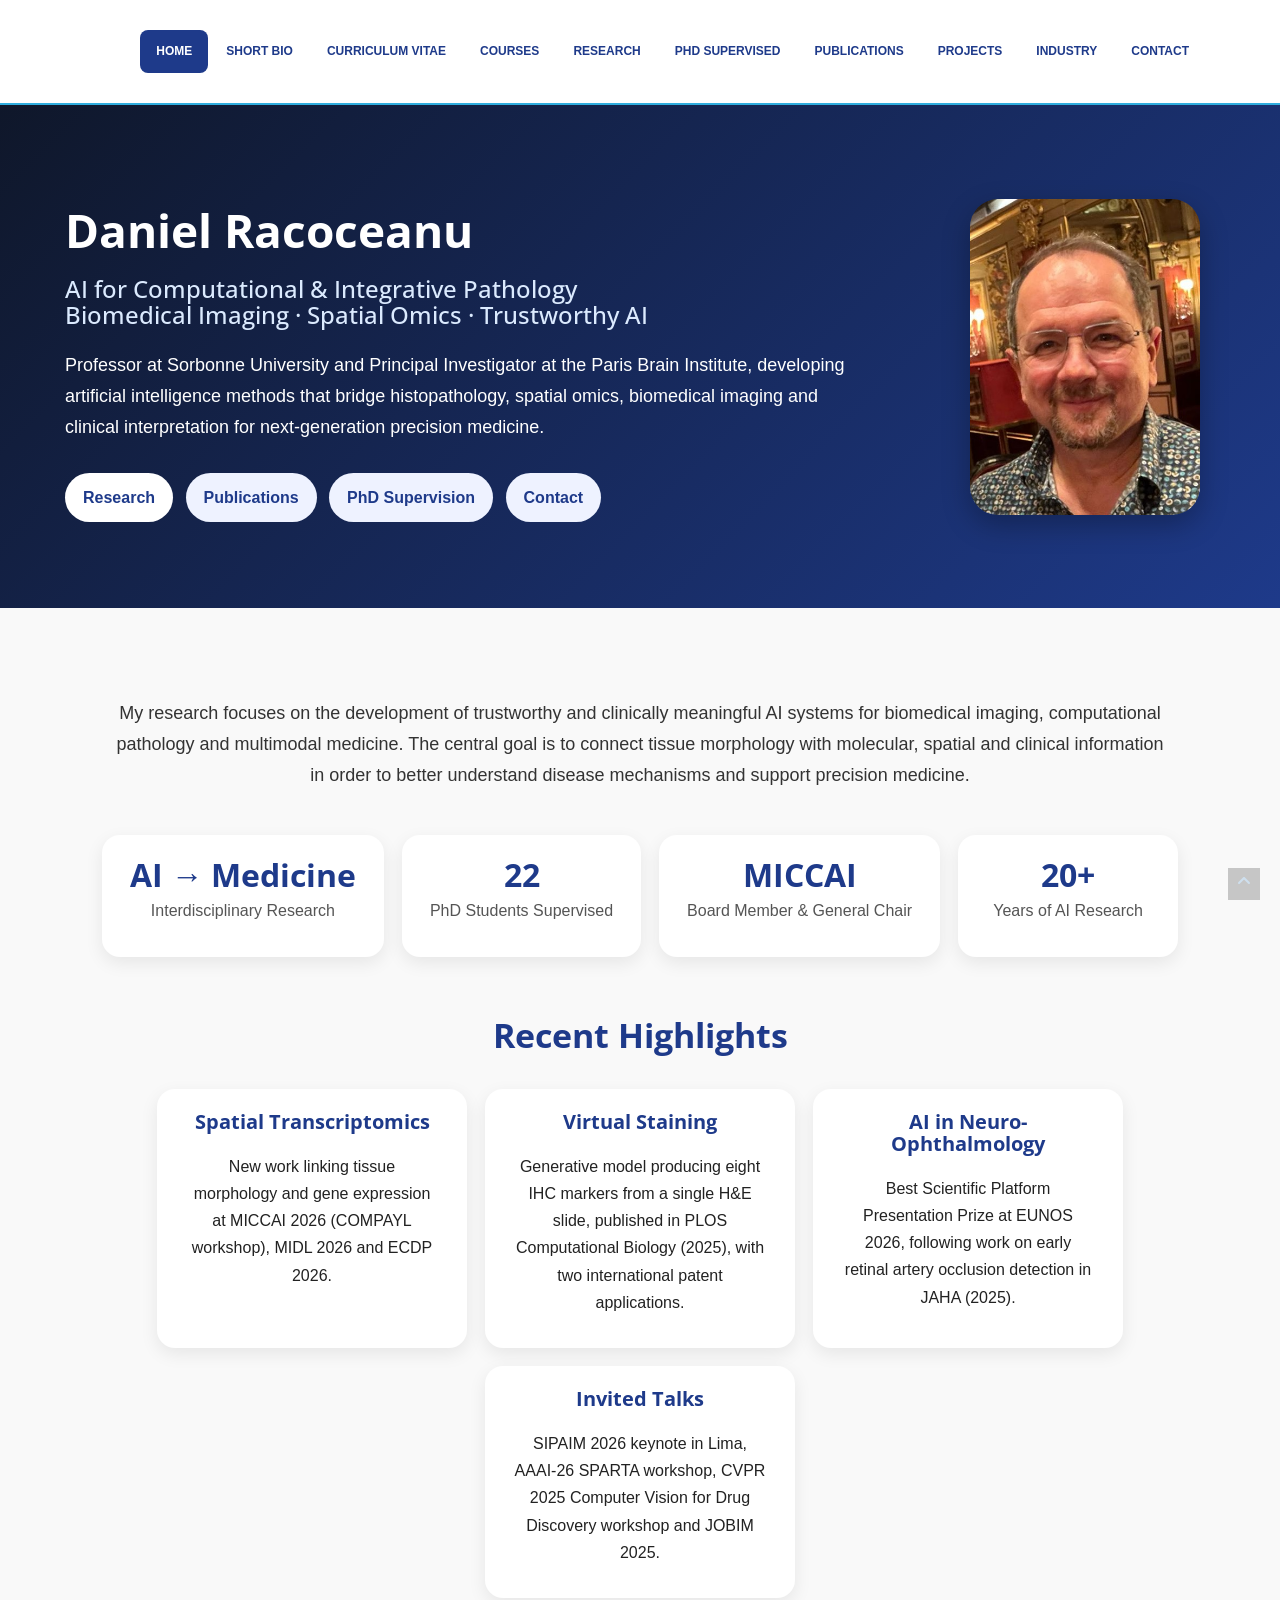
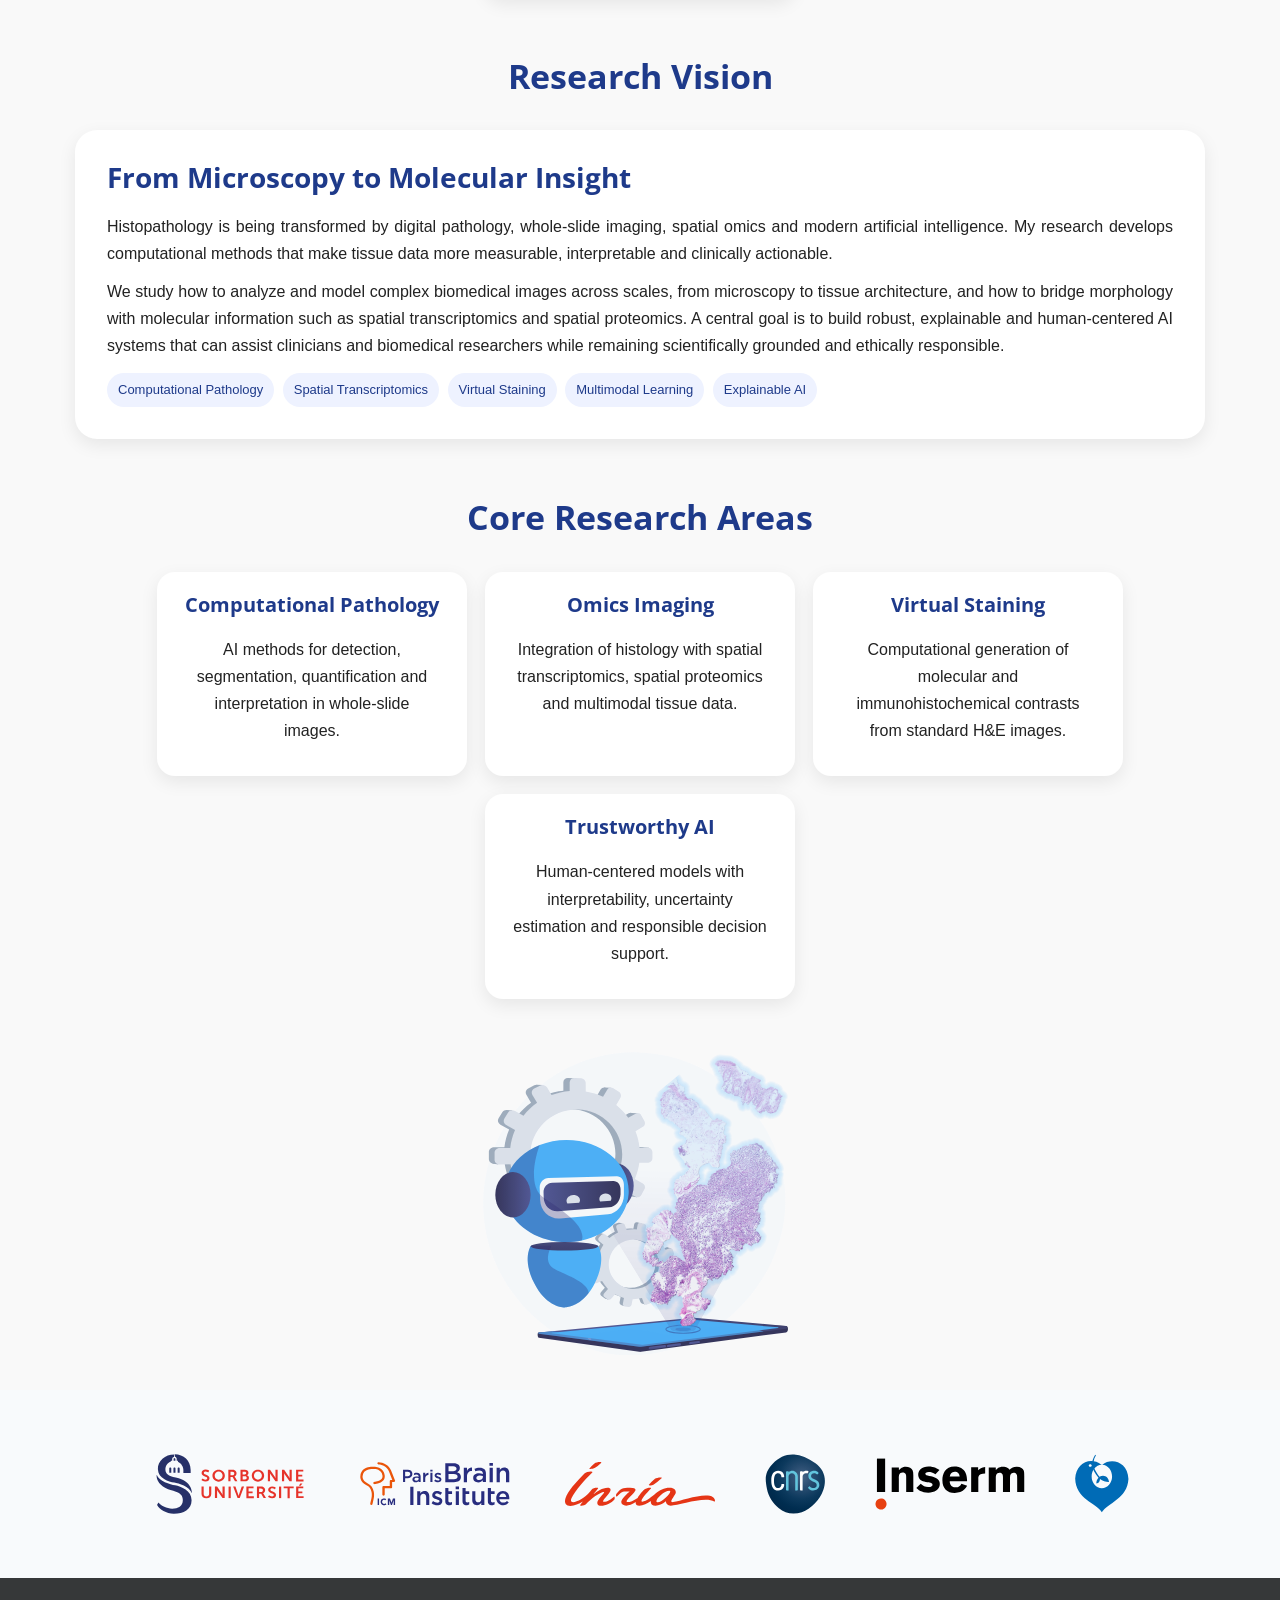
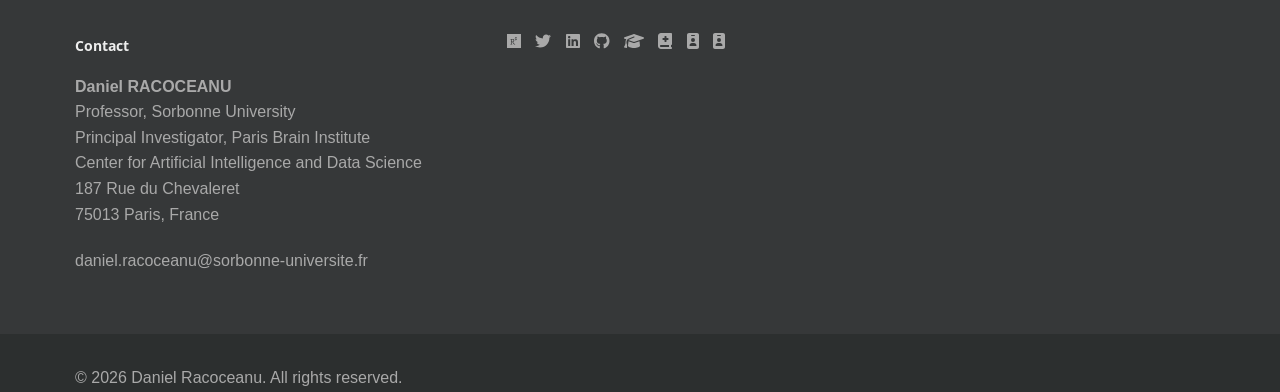
<file: index.html>
<!DOCTYPE html>
<html lang="en">
<head>
<meta charset="utf-8">
<title>Daniel Racoceanu | AI for Computational & Integrative Pathology</title>
<meta name="viewport" content="width=device-width, initial-scale=1.0">

<meta name="description" content="Daniel Racoceanu, Professor at Sorbonne University and Principal Investigator at the Paris Brain Institute, working on AI for computational pathology, biomedical imaging, spatial omics and trustworthy multimodal medicine.">
<meta name="author" content="Daniel Racoceanu">
<meta property="og:type" content="profile">
<meta property="og:title" content="Daniel Racoceanu | AI for Computational &amp; Integrative Pathology">
<meta property="og:description" content="Professor at Sorbonne University and Principal Investigator at the Paris Brain Institute: AI for computational pathology, spatial omics and trustworthy multimodal medicine.">
<meta property="og:url" content="https://daniraco.github.io/">
<meta property="og:image" content="https://daniraco.github.io/img/DR.jpeg">
<meta name="twitter:card" content="summary">
<link rel="canonical" href="https://daniraco.github.io/">

<link href="css/bootstrap.min.css" rel="stylesheet">
<link href="css/fancybox/jquery.fancybox.css" rel="stylesheet">
<link href="css/flexslider.css" rel="stylesheet">
<link href="css/style.css" rel="stylesheet">

<style>
body {
  font-family: "Helvetica Neue", Arial, sans-serif;
  color: #222;
  line-height: 1.7;
  background: #f8fafc;
}

.hero {
  background: linear-gradient(135deg, #0f172a, #1e3a8a);
  color: #ffffff;
  padding: 80px 20px;
}

.hero-container {
  max-width: 1150px;
  margin: auto;
  display: flex;
  align-items: center;
  gap: 45px;
  flex-wrap: wrap;
}

.hero-text {
  flex: 1 1 620px;
}

.hero-text h1 {
  font-size: 46px;
  font-weight: 700;
  margin-bottom: 15px;
  color: #ffffff;
}

.hero-text h2 {
  font-size: 24px;
  font-weight: 500;
  color: #dbeafe;
  margin-bottom: 22px;
}

.hero-text p {
  font-size: 18px;
  color: #ffffff;
  max-width: 780px;
}

.hero-photo {
  flex: 0 0 260px;
  text-align: center;
}

.hero-photo img {
  width: 230px;
  max-width: 100%;
  border-radius: 28px;
  box-shadow: 0 10px 28px rgba(0,0,0,0.28);
}

.hero-buttons {
  margin-top: 25px;
}

.hero-buttons a {
  display: inline-block;
  margin: 6px 8px 6px 0;
  padding: 11px 18px;
  border-radius: 999px;
  background: #ffffff;
  color: #1e3a8a;
  font-weight: 700;
  text-decoration: none;
}

.hero-buttons a.secondary {
  background: #eef2ff;
}

.section-title {
  text-align: center;
  margin: 60px 0 35px;
  font-weight: 700;
  color: #1e3a8a;
  font-size: 34px;
}

.intro-text {
  max-width: 1050px;
  margin: 40px auto 45px;
  text-align: center;
  font-size: 18px;
  color: #333;
}

.themes-grid,
.metrics-row {
  display: flex;
  flex-wrap: wrap;
  justify-content: center;
  gap: 18px;
  margin: 25px 0 50px;
}

.theme-card,
.metric-card {
  background: #ffffff;
  border-radius: 18px;
  padding: 22px 28px;
  min-width: 220px;
  max-width: 310px;
  text-align: center;
  box-shadow: 0 6px 18px rgba(0,0,0,0.08);
}

.theme-card h3 {
  color: #1e3a8a;
  font-size: 20px;
  margin-top: 0;
}

.metric-card h2 {
  color: #1e3a8a;
  font-size: 32px;
  margin: 0;
}

.metric-card p {
  margin-top: 5px;
  color: #555;
}

.vision-card {
  background: #ffffff;
  border-radius: 22px;
  padding: 32px;
  margin-bottom: 32px;
  box-shadow: 0 6px 18px rgba(0,0,0,0.08);
}

.vision-card h2 {
  color: #1e3a8a;
  font-size: 28px;
  margin-top: 0;
}

.vision-card p {
  text-align: justify;
}

.visual-row {
  text-align: center;
  margin: 35px 0;
}

.visual-row img {
  max-width: 240px;
  width: 28%;
  height: auto;
  opacity: 0.92;
}

.tag {
  display: inline-block;
  background: #eef2ff;
  color: #1e3a8a;
  padding: 6px 11px;
  border-radius: 999px;
  font-size: 13px;
  margin: 4px 4px 0 0;
}

#pre_footer img {
  height: 60px;
  max-width: 150px;
  object-fit: contain;
}

#pre_footer_support {
  display: flex;
  justify-content: center;
  align-items: center;
}

.footer-table {
  width: 80%;
  border: 0;
  margin: 0 auto;
  text-align: center;
}

.footer-link {
  padding: 10px 16px;
}

.social-network li {
  display: inline-block;
  margin: 0 8px;
}

@media (max-width: 768px) {
  .hero {
    padding: 60px 20px;
    text-align: center;
  }

  .visual-row img {
    width: 65%;
    max-width: 220px;
  }

  .hero-text h1 {
    font-size: 34px;
  }

  .hero-text h2 {
    font-size: 20px;
  }

  .visual-row img {
    width: 90%;
  }

  .footer-table,
  .footer-table tr,
  .footer-table td {
    display: block;
    width: 100%;
  }
}
</style>
<link rel="icon" href="img/DR.jpeg">
</head>

<body>
<div id="wrapper">

<header>
  <div class="navbar navbar-default navbar-static-top">
    <div class="container">
      <div class="navbar-header">
        <button type="button" class="navbar-toggle" data-toggle="collapse" data-target=".navbar-collapse" aria-label="Toggle navigation">
          <span class="icon-bar"></span>
          <span class="icon-bar"></span>
          <span class="icon-bar"></span>
        </button>
        <a class="navbar-brand visible-xs" href="index.html">Daniel Racoceanu</a>
      </div>
      <div class="navbar-collapse collapse">
        <ul class="nav navbar-nav">
          <li class="active"><a href="index.html">Home</a></li>
          <li><a href="short_bio.html">Short Bio</a></li>
          <li><a href="cv.html">Curriculum Vitae</a></li>
          <li><a href="courses.html">Courses</a></li>
          <li><a href="research.html">Research</a></li>
          <li><a href="phd_supervised.html">PhD Supervised</a></li>
          <li><a href="publications.html">Publications</a></li>
          <li><a href="projects.html">Projects</a></li>
          <li><a href="industry.html">Industry</a></li>
          <li><a href="contact.html">Contact</a></li>
        </ul>
      </div>
    </div>
  </div>
</header>

<section class="hero">
  <div class="hero-container">

    <div class="hero-text">
      <h1>Daniel Racoceanu</h1>
      <h2>
        AI for Computational & Integrative Pathology<br>
        Biomedical Imaging · Spatial Omics · Trustworthy AI
      </h2>

      <p>
        Professor at Sorbonne University and Principal Investigator at the Paris Brain Institute,
        developing artificial intelligence methods that bridge histopathology, spatial omics,
        biomedical imaging and clinical interpretation for next-generation precision medicine.
      </p>

      <div class="hero-buttons">
        <a href="research.html">Research</a>
        <a href="publications.html" class="secondary">Publications</a>
        <a href="phd_supervised.html" class="secondary">PhD Supervision</a>
        <a href="contact.html" class="secondary">Contact</a>
      </div>
    </div>

    <div class="hero-photo">
      <img src="img/DR.jpeg" alt="Portrait of Daniel Racoceanu">
    </div>

  </div>
</section>

<section id="content">
<div class="container">

<p class="intro-text">
My research focuses on the development of trustworthy and clinically meaningful AI systems
for biomedical imaging, computational pathology and multimodal medicine. The central goal is
to connect tissue morphology with molecular, spatial and clinical information in order to
better understand disease mechanisms and support precision medicine.
</p>

<div class="metrics-row">
  <div class="metric-card"><h2>AI → Medicine</h2><p>Interdisciplinary Research</p></div>
  <div class="metric-card"><h2>22</h2><p>PhD Students Supervised</p></div>
  <div class="metric-card"><h2>MICCAI</h2><p>Board Member & General Chair</p></div>
  <div class="metric-card"><h2>20+</h2><p>Years of AI Research</p></div>
</div>

<h2 class="section-title">Recent Highlights</h2>

<div class="themes-grid">
  <div class="theme-card">
    <h3>Spatial Transcriptomics</h3>
    <p>New work linking tissue morphology and gene expression at MICCAI 2026 (COMPAYL workshop), MIDL 2026 and ECDP 2026.</p>
  </div>
  <div class="theme-card">
    <h3>Virtual Staining</h3>
    <p>Generative model producing eight IHC markers from a single H&amp;E slide, published in PLOS Computational Biology (2025), with two international patent applications.</p>
  </div>
  <div class="theme-card">
    <h3>AI in Neuro-Ophthalmology</h3>
    <p>Best Scientific Platform Presentation Prize at EUNOS 2026, following work on early retinal artery occlusion detection in JAHA (2025).</p>
  </div>
  <div class="theme-card">
    <h3>Invited Talks</h3>
    <p>SIPAIM 2026 keynote in Lima, AAAI-26 SPARTA workshop, CVPR 2025 Computer Vision for Drug Discovery workshop and JOBIM 2025.</p>
  </div>
</div>

<h2 class="section-title">Research Vision</h2>

<div class="vision-card">
  <h2>From Microscopy to Molecular Insight</h2>

  <p>
    Histopathology is being transformed by digital pathology, whole-slide imaging,
    spatial omics and modern artificial intelligence. My research develops computational
    methods that make tissue data more measurable, interpretable and clinically actionable.
  </p>

  <p>
    We study how to analyze and model complex biomedical images across scales, from
    microscopy to tissue architecture, and how to bridge morphology with molecular
    information such as spatial transcriptomics and spatial proteomics. A central goal is
    to build robust, explainable and human-centered AI systems that can assist clinicians
    and biomedical researchers while remaining scientifically grounded and ethically responsible.
  </p>

  <div>
    <span class="tag">Computational Pathology</span>
    <span class="tag">Spatial Transcriptomics</span>
    <span class="tag">Virtual Staining</span>
    <span class="tag">Multimodal Learning</span>
    <span class="tag">Explainable AI</span>
  </div>
</div>

<h2 class="section-title">Core Research Areas</h2>

<div class="themes-grid">

  <div class="theme-card">
    <h3>Computational Pathology</h3>
    <p>AI methods for detection, segmentation, quantification and interpretation in whole-slide images.</p>
  </div>

  <div class="theme-card">
    <h3>Omics Imaging</h3>
    <p>Integration of histology with spatial transcriptomics, spatial proteomics and multimodal tissue data.</p>
  </div>

  <div class="theme-card">
    <h3>Virtual Staining</h3>
    <p>Computational generation of molecular and immunohistochemical contrasts from standard H&amp;E images.</p>
  </div>

  <div class="theme-card">
    <h3>Trustworthy AI</h3>
    <p>Human-centered models with interpretability, uncertainty estimation and responsible decision support.</p>
  </div>

</div>

<div class="visual-row">
  <img src="img/logos/logo_wsi_robot.svg" alt="Whole-slide imaging and computational pathology logo">
</div>

</div>
</section>

<br><br>

<div id="pre_footer">
  <div id="pre_footer_support">
    <table class="footer-table">
      <tr>
        <td class="footer-link"><a href="https://www.sorbonne-universite.fr/en"><img src="img/logos/Logo_of_Sorbonne_University.svg" alt="Sorbonne University"></a></td>
        <td class="footer-link"><a href="https://institutducerveau-icm.org/en/"><img src="img/logos/paris-brain-institute-icm-logo-vector.svg" alt="Paris Brain Institute"></a></td>
        <td class="footer-link"><a href="https://www.inria.fr/en"><img src="img/logos/inria.svg" alt="Inria"></a></td>
        <td class="footer-link"><a href="https://www.cnrs.fr/en"><img src="img/logos/logoCNRS.svg" alt="CNRS"></a></td>
        <td class="footer-link"><a href="https://www.inserm.fr/en"><img src="img/logos/Inserm.svg" alt="Inserm"></a></td>
        <td class="footer-link"><a href="https://www.aphp.fr/"><img src="img/logos/Assistance_publique.svg" alt="AP-HP"></a></td>
      </tr>
    </table>
  </div>
</div>

<br><br>

<footer>
<div class="container">
<div class="row">

<div class="col-lg-4">
<div class="widget">
<h5 class="widgetheading">Contact</h5>
<address>
<strong>Daniel RACOCEANU</strong><br>
Professor, Sorbonne University<br>
Principal Investigator, Paris Brain Institute<br>
Center for Artificial Intelligence and Data Science<br>
187 Rue du Chevaleret<br>
75013 Paris, France
</address>
<p>daniel.racoceanu@sorbonne-universite.fr</p>
</div>
</div>

<div class="col-lg-8">
<ul class="social-network">
<li><a href="https://www.researchgate.net/profile/Daniel-Racoceanu" title="ResearchGate"><i class="fab fa-researchgate"></i></a></li>
<li><a href="https://x.com/daniraco" title="X / Twitter"><i class="fab fa-twitter"></i></a></li>
<li><a href="https://www.linkedin.com/in/daniraco" title="LinkedIn"><i class="fab fa-linkedin"></i></a></li>
<li><a href="https://github.com/daniraco" title="GitHub"><i class="fab fa-github"></i></a></li>
<li><a href="https://scholar.google.com/citations?user=2eBRLj0AAAAJ" title="Google Scholar"><i class="fas fa-graduation-cap"></i></a></li>
<li><a href="https://pubmed.ncbi.nlm.nih.gov/?term=Racoceanu+D" title="PubMed"><i class="fas fa-book-medical"></i></a></li>
<li><a href="https://orcid.org/0000-0002-9416-1803" title="ORCID"><i class="fas fa-id-badge"></i></a></li>
<li><a href="https://www.scopus.com/authid/detail.uri?authorId=6603452376" title="Scopus"><i class="fas fa-id-badge"></i></a></li>
</ul>
</div>

</div>
</div>

<div id="sub-footer">
<div class="container">
<p>&copy; <span class="year">2026</span> Daniel Racoceanu. All rights reserved.</p>
</div>
</div>
</footer>

</div>

<a href="#" class="scrollup"><i class="fa fa-angle-up active"></i></a>

<script src="js/jquery.js"></script>
<script src="js/jquery.easing.1.3.js"></script>
<script src="js/bootstrap.min.js"></script>
<script src="js/jquery.fancybox.pack.js"></script>
<script src="js/jquery.fancybox-media.js"></script>
<script src="js/portfolio/jquery.quicksand.js"></script>
<script src="js/portfolio/setting.js"></script>
<script src="js/jquery.flexslider.js"></script>
<script src="js/animate.js"></script>
<script src="js/custom.js"></script>
<script src="js/fontawesome/all.js"></script>

</body>
</html>
</file>
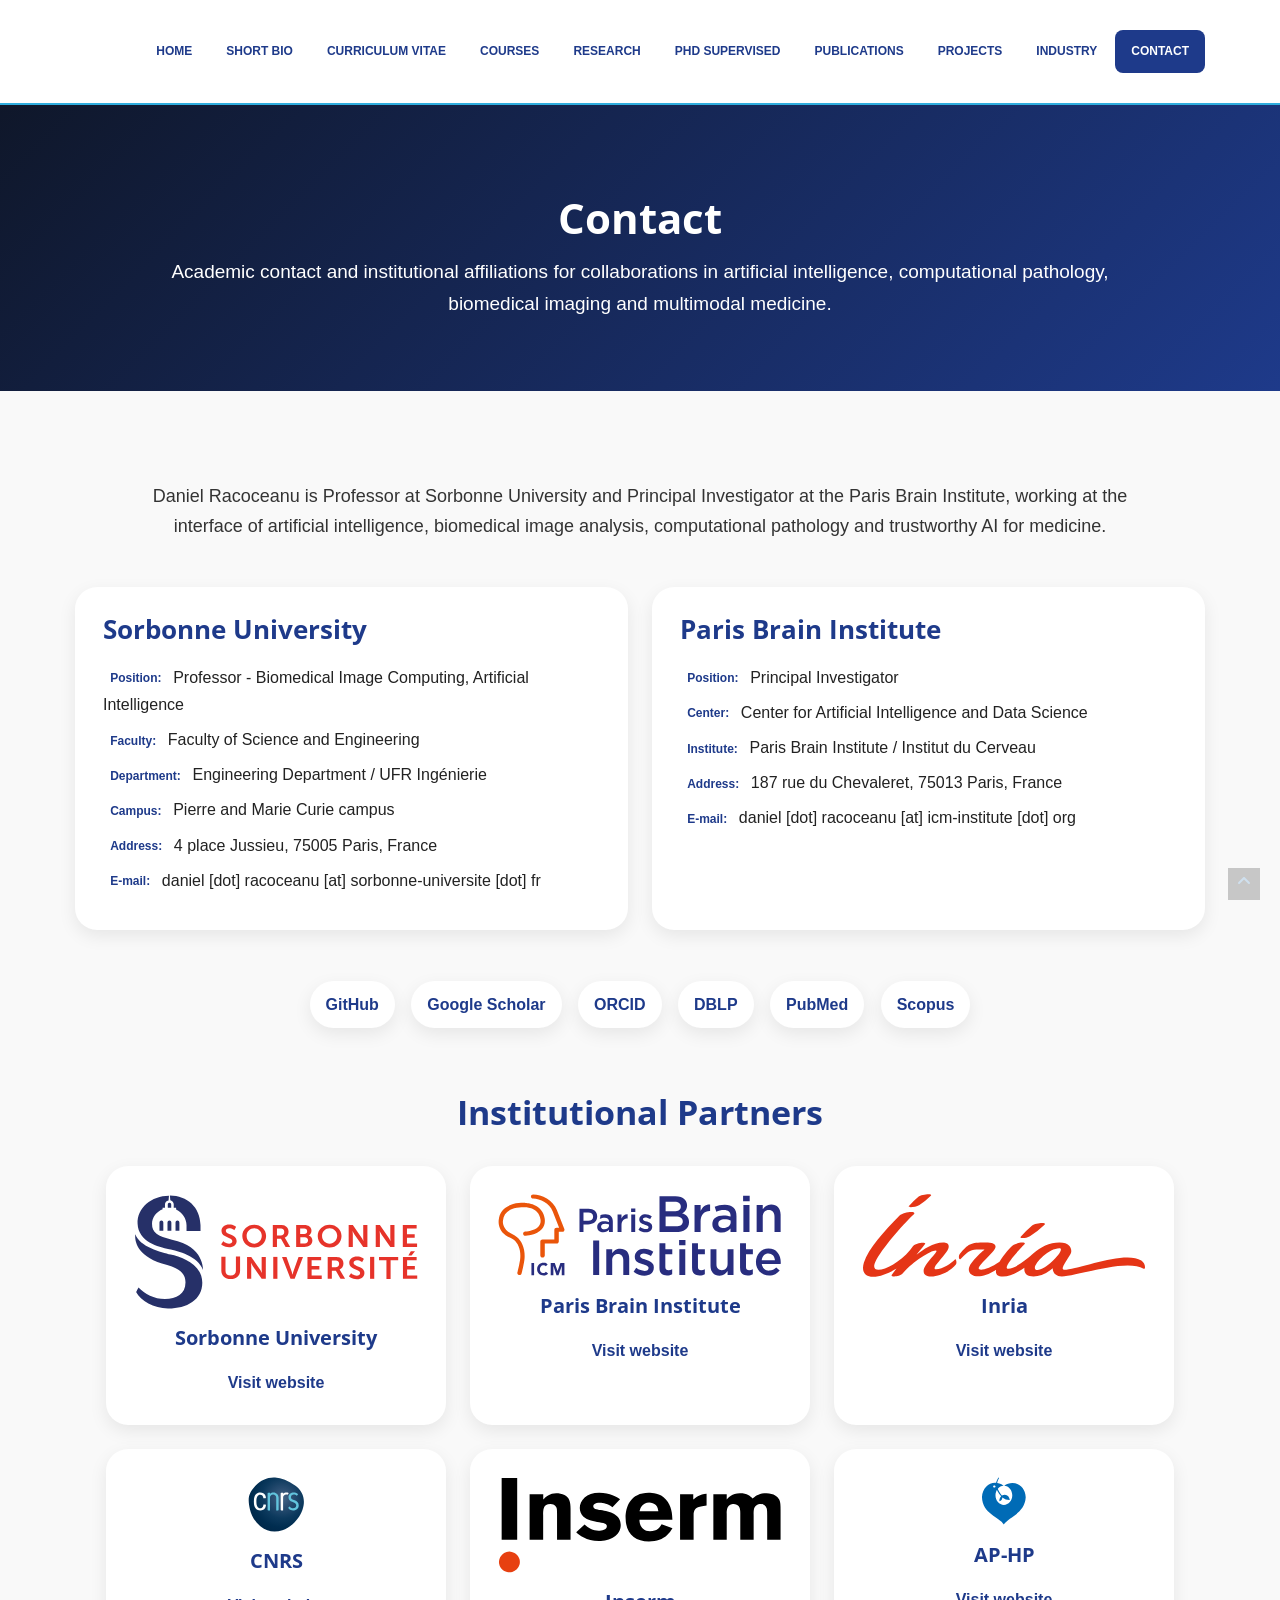
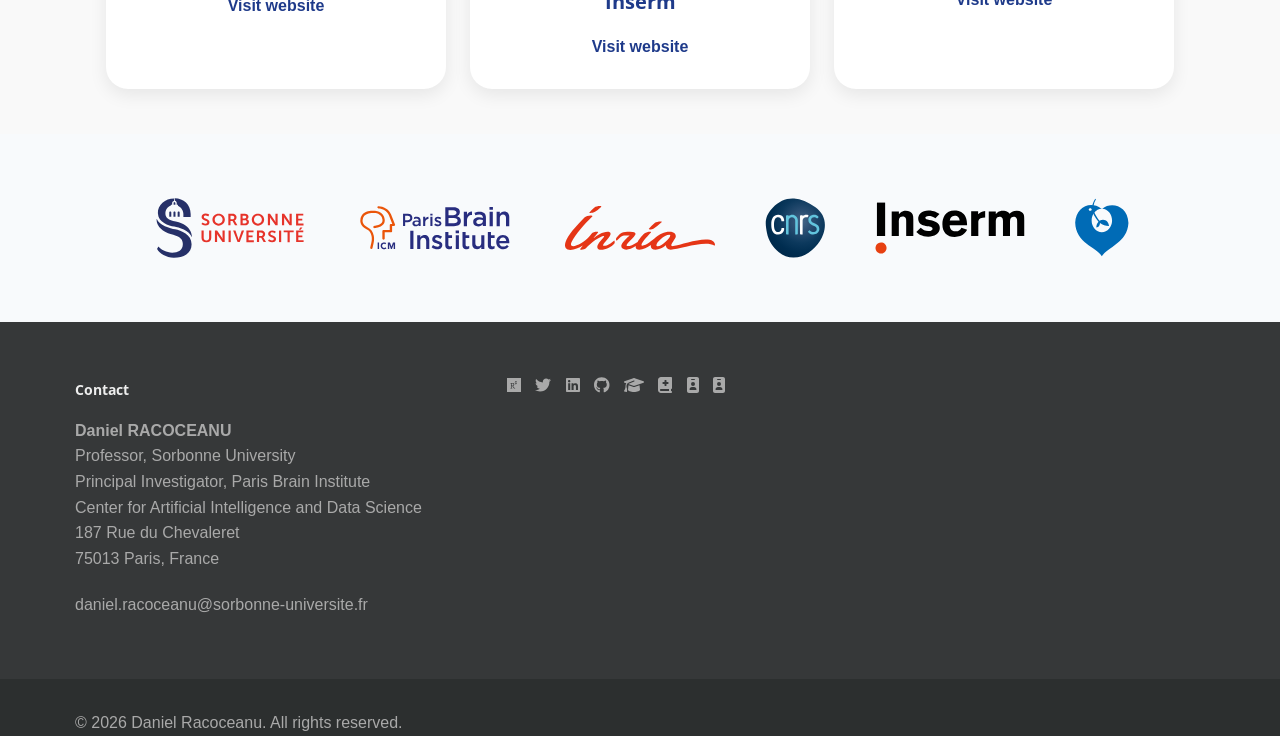
<file: contact.html>
<!DOCTYPE html>
<html lang="en">
<head>
<meta charset="utf-8">
<title>Daniel Racoceanu | Contact</title>
<meta name="viewport" content="width=device-width, initial-scale=1.0">

<meta name="description" content="Contact details for Daniel Racoceanu, Professor at Sorbonne University and Principal Investigator at the Paris Brain Institute, working on computational pathology, biomedical imaging and trustworthy AI.">
<meta name="author" content="Daniel Racoceanu">

<link href="css/bootstrap.min.css" rel="stylesheet">
<link href="css/fancybox/jquery.fancybox.css" rel="stylesheet">
<link href="css/flexslider.css" rel="stylesheet">
<link href="css/style.css" rel="stylesheet">

<style>
body {
  font-family: "Helvetica Neue", Arial, sans-serif;
  color: #222;
  line-height: 1.7;
  background: #f8fafc;
}

.hero {
  background: linear-gradient(135deg, #0f172a, #1e3a8a);
  color: #ffffff;
  padding: 70px 20px;
  text-align: center;
}

.hero h1 {
  font-size: 42px;
  font-weight: 700;
  color: #ffffff;
  margin-bottom: 15px;
}

.hero p {
  font-size: 19px;
  max-width: 980px;
  margin: auto;
  color: #ffffff;
}

.intro-text {
  max-width: 1000px;
  margin: 40px auto 45px;
  text-align: center;
  font-size: 18px;
  color: #333;
}

.contact-grid,
.partners-grid {
  display: flex;
  flex-wrap: wrap;
  gap: 24px;
  margin-bottom: 45px;
  justify-content: center;
}

.contact-card,
.partner-card {
  background: #ffffff;
  border-radius: 22px;
  padding: 28px;
  box-shadow: 0 6px 18px rgba(0,0,0,0.08);
}

.contact-card {
  flex: 1 1 420px;
  max-width: 560px;
}

.partner-card {
  flex: 1 1 280px;
  max-width: 340px;
  text-align: center;
}

.contact-card h2,
.partner-card h3 {
  color: #1e3a8a;
  margin-top: 0;
}

.contact-card h2 {
  font-size: 26px;
}

.partner-card h3 {
  font-size: 20px;
}

.partner-card img {
  height: 58px;
  max-width: 180px;
  object-fit: contain;
  margin-bottom: 18px;
}

.partner-card a {
  color: #1e3a8a;
  font-weight: 700;
  text-decoration: none;
}

.contact-line {
  margin-bottom: 8px;
}

.label {
  font-weight: 1800;
  color: #1e3a8a;
}

.section-title {
  text-align: center;
  margin: 60px 0 35px;
  font-weight: 700;
  color: #1e3a8a;
  font-size: 34px;
}

.profile-links {
  text-align: center;
  margin: 20px 0 50px;
}

.profile-links a {
  display: inline-block;
  margin: 6px;
  padding: 10px 16px;
  border-radius: 999px;
  background: #ffffff;
  color: #1e3a8a;
  font-weight: 700;
  text-decoration: none;
  box-shadow: 0 6px 18px rgba(0,0,0,0.08);
}

#pre_footer img {
  height: 60px;
  max-width: 150px;
  object-fit: contain;
}

#pre_footer_support {
  display: flex;
  justify-content: center;
  align-items: center;
}

.footer-table {
  width: 80%;
  border: 0;
  margin: 0 auto;
  text-align: center;
}

.footer-link {
  padding: 10px 16px;
}

.social-network li {
  display: inline-block;
  margin: 0 8px;
}

@media (max-width: 768px) {
  .hero h1 {
    font-size: 32px;
  }

  .hero p {
    font-size: 17px;
  }

  .contact-card,
  .partner-card {
    padding: 22px;
  }

  .footer-table,
  .footer-table tr,
  .footer-table td {
    display: block;
    width: 100%;
  }
}
</style>
<link rel="icon" href="img/DR.jpeg">
</head>

<body>
<div id="wrapper">

<header>
  <div class="navbar navbar-default navbar-static-top">
    <div class="container">
      <div class="navbar-header">
        <button type="button" class="navbar-toggle" data-toggle="collapse" data-target=".navbar-collapse" aria-label="Toggle navigation">
          <span class="icon-bar"></span>
          <span class="icon-bar"></span>
          <span class="icon-bar"></span>
        </button>
        <a class="navbar-brand visible-xs" href="index.html">Daniel Racoceanu</a>
      </div>
      <div class="navbar-collapse collapse">
        <ul class="nav navbar-nav">
          <li><a href="index.html">Home</a></li>
          <li><a href="short_bio.html">Short Bio</a></li>
          <li><a href="cv.html">Curriculum Vitae</a></li>
          <li><a href="courses.html">Courses</a></li>
          <li><a href="research.html">Research</a></li>
          <li><a href="phd_supervised.html">PhD Supervised</a></li>
          <li><a href="publications.html">Publications</a></li>
          <li><a href="projects.html">Projects</a></li>
          <li><a href="industry.html">Industry</a></li>
          <li class="active"><a href="contact.html">Contact</a></li>
        </ul>
      </div>
    </div>
  </div>
</header>

<section class="hero">
  <h1>Contact</h1>
  <p>
    Academic contact and institutional affiliations for collaborations in artificial intelligence,
    computational pathology, biomedical imaging and multimodal medicine.
  </p>
</section>

<section id="content">
<div class="container">

<p class="intro-text">
Daniel Racoceanu is Professor at Sorbonne University and Principal Investigator at the Paris Brain Institute,
working at the interface of artificial intelligence, biomedical image analysis, computational pathology
and trustworthy AI for medicine.
</p>

<div class="contact-grid">

  <div class="contact-card">
    <h2>Sorbonne University</h2>
    <p class="contact-line"><span class="label">Position:</span> Professor - Biomedical Image Computing, Artificial Intelligence</p>
    <p class="contact-line"><span class="label">Faculty:</span> Faculty of Science and Engineering</p>
    <p class="contact-line"><span class="label">Department:</span> Engineering Department / UFR Ingénierie</p>
    <p class="contact-line"><span class="label">Campus:</span> Pierre and Marie Curie campus</p>
    <p class="contact-line"><span class="label">Address:</span> 4 place Jussieu, 75005 Paris, France</p>
    <p class="contact-line"><span class="label">E-mail:</span> daniel [dot] racoceanu [at] sorbonne-universite [dot] fr</p>
  </div>

  <div class="contact-card">
    <h2>Paris Brain Institute</h2>
    <p class="contact-line"><span class="label">Position:</span> Principal Investigator</p>
    <p class="contact-line"><span class="label">Center:</span> Center for Artificial Intelligence and Data Science</p>
    <p class="contact-line"><span class="label">Institute:</span> Paris Brain Institute / Institut du Cerveau</p>
    <p class="contact-line"><span class="label">Address:</span> 187 rue du Chevaleret, 75013 Paris, France</p>
    <p class="contact-line"><span class="label">E-mail:</span> daniel [dot] racoceanu [at] icm-institute [dot] org</p>
  </div>

</div>

<div class="profile-links">
  <a href="https://github.com/daniraco" target="_blank">GitHub</a>
  <a href="https://scholar.google.com/citations?user=2eBRLj0AAAAJ" target="_blank">Google Scholar</a>
  <a href="https://orcid.org/0000-0002-9416-1803" target="_blank">ORCID</a>
  <a href="https://dblp.org/pid/63/4416.html" target="_blank">DBLP</a>
  <a href="https://pubmed.ncbi.nlm.nih.gov/?term=Racoceanu+D" target="_blank">PubMed</a>
  <a href="https://www.scopus.com/authid/detail.uri?authorId=6603452376" target="_blank">Scopus</a>
</div>

<h2 class="section-title">Institutional Partners</h2>

<div class="partners-grid">

  <div class="partner-card">
    <img src="img/logos/Logo_of_Sorbonne_University.svg" alt="Sorbonne University">
    <h3>Sorbonne University</h3>
    <a href="https://www.sorbonne-universite.fr/en" target="_blank">Visit website</a>
  </div>

  <div class="partner-card">
    <img src="img/logos/paris-brain-institute-icm-logo-vector.svg" alt="Paris Brain Institute">
    <h3>Paris Brain Institute</h3>
    <a href="https://institutducerveau-icm.org/en/" target="_blank">Visit website</a>
  </div>

  <div class="partner-card">
    <img src="img/logos/inria.svg" alt="Inria">
    <h3>Inria</h3>
    <a href="https://www.inria.fr/en" target="_blank">Visit website</a>
  </div>

  <div class="partner-card">
    <img src="img/logos/logoCNRS.svg" alt="CNRS">
    <h3>CNRS</h3>
    <a href="https://www.cnrs.fr/en" target="_blank">Visit website</a>
  </div>

  <div class="partner-card">
    <img src="img/logos/Inserm.svg" alt="Inserm">
    <h3>Inserm</h3>
    <a href="https://www.inserm.fr/en" target="_blank">Visit website</a>
  </div>

  <div class="partner-card">
    <img src="img/logos/Assistance_publique.svg" alt="AP-HP">
    <h3>AP-HP</h3>
    <a href="https://www.aphp.fr/" target="_blank">Visit website</a>
  </div>

</div>

</div>
</section>

<br><br>

<div id="pre_footer">
  <div id="pre_footer_support">
    <table class="footer-table">
      <tr>
        <td class="footer-link"><a href="https://www.sorbonne-universite.fr/en"><img src="img/logos/Logo_of_Sorbonne_University.svg" alt="Sorbonne University"></a></td>
        <td class="footer-link"><a href="https://institutducerveau-icm.org/en/"><img src="img/logos/paris-brain-institute-icm-logo-vector.svg" alt="Paris Brain Institute"></a></td>
        <td class="footer-link"><a href="https://www.inria.fr/en"><img src="img/logos/inria.svg" alt="Inria"></a></td>
        <td class="footer-link"><a href="https://www.cnrs.fr/en"><img src="img/logos/logoCNRS.svg" alt="CNRS"></a></td>
        <td class="footer-link"><a href="https://www.inserm.fr/en"><img src="img/logos/Inserm.svg" alt="Inserm"></a></td>
        <td class="footer-link"><a href="https://www.aphp.fr/"><img src="img/logos/Assistance_publique.svg" alt="AP-HP"></a></td>
      </tr>
    </table>
  </div>
</div>

<br><br>

<footer>
<div class="container">
<div class="row">

<div class="col-lg-4">
<div class="widget">
<h5 class="widgetheading">Contact</h5>
<address>
<strong>Daniel RACOCEANU</strong><br>
Professor, Sorbonne University<br>
Principal Investigator, Paris Brain Institute<br>
Center for Artificial Intelligence and Data Science<br>
187 Rue du Chevaleret<br>
75013 Paris, France
</address>
<p>daniel.racoceanu@sorbonne-universite.fr</p>
</div>
</div>

<div class="col-lg-8">
<ul class="social-network">
<li><a href="https://www.researchgate.net/profile/Daniel-Racoceanu" title="ResearchGate"><i class="fab fa-researchgate"></i></a></li>
<li><a href="https://x.com/daniraco" title="X / Twitter"><i class="fab fa-twitter"></i></a></li>
<li><a href="https://www.linkedin.com/in/daniraco" title="LinkedIn"><i class="fab fa-linkedin"></i></a></li>
<li><a href="https://github.com/daniraco" title="GitHub"><i class="fab fa-github"></i></a></li>
<li><a href="https://scholar.google.com/citations?user=2eBRLj0AAAAJ" title="Google Scholar"><i class="fas fa-graduation-cap"></i></a></li>
<li><a href="https://pubmed.ncbi.nlm.nih.gov/?term=Racoceanu+D" title="PubMed"><i class="fas fa-book-medical"></i></a></li>
<li><a href="https://orcid.org/0000-0002-9416-1803" title="ORCID"><i class="fas fa-id-badge"></i></a></li>
<li><a href="https://www.scopus.com/authid/detail.uri?authorId=6603452376" title="Scopus"><i class="fas fa-id-badge"></i></a></li>
</ul>
</div>

</div>
</div>

<div id="sub-footer">
<div class="container">
<p>&copy; <span class="year">2026</span> Daniel Racoceanu. All rights reserved.</p>
</div>
</div>
</footer>

</div>

<a href="#" class="scrollup"><i class="fa fa-angle-up active"></i></a>

<script src="js/jquery.js"></script>
<script src="js/jquery.easing.1.3.js"></script>
<script src="js/bootstrap.min.js"></script>
<script src="js/jquery.fancybox.pack.js"></script>
<script src="js/jquery.fancybox-media.js"></script>
<script src="js/portfolio/jquery.quicksand.js"></script>
<script src="js/portfolio/setting.js"></script>
<script src="js/jquery.flexslider.js"></script>
<script src="js/animate.js"></script>
<script src="js/custom.js"></script>
<script src="js/fontawesome/all.js"></script>

</body>
</html>
</file>
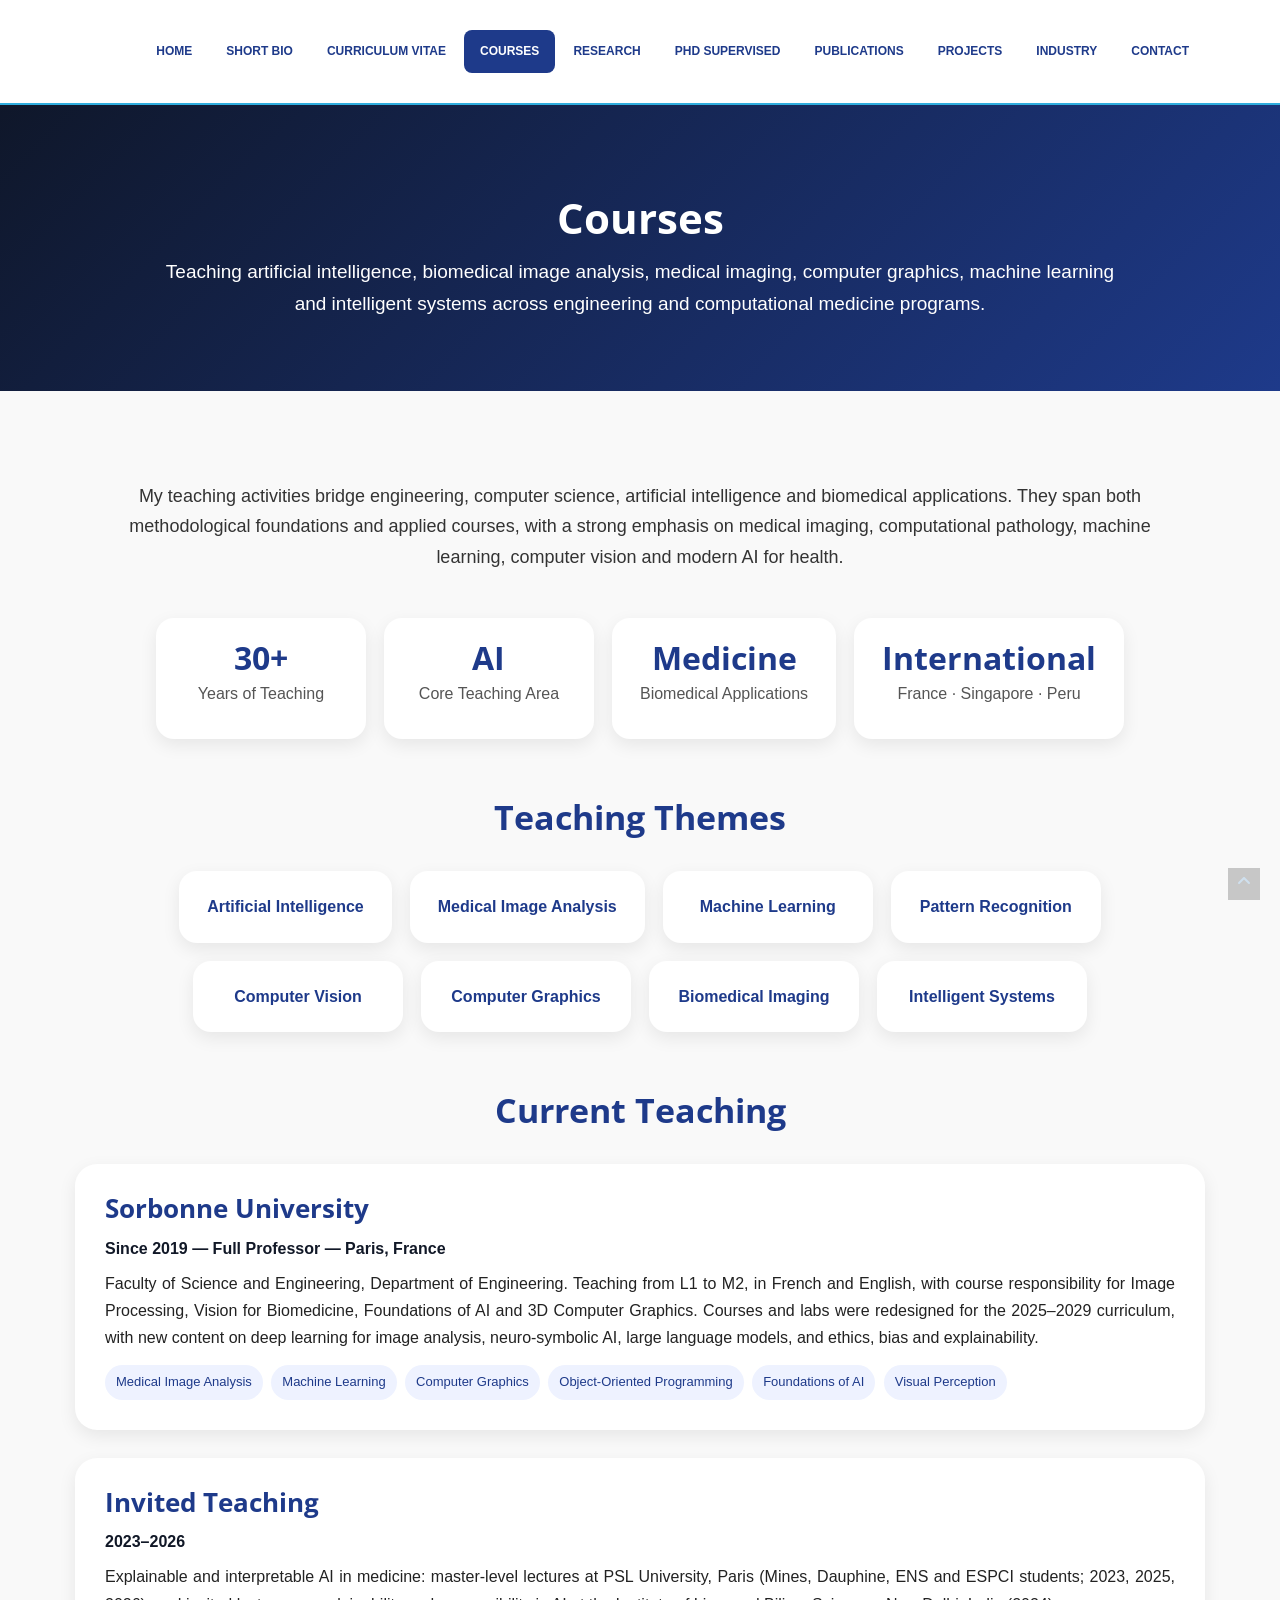
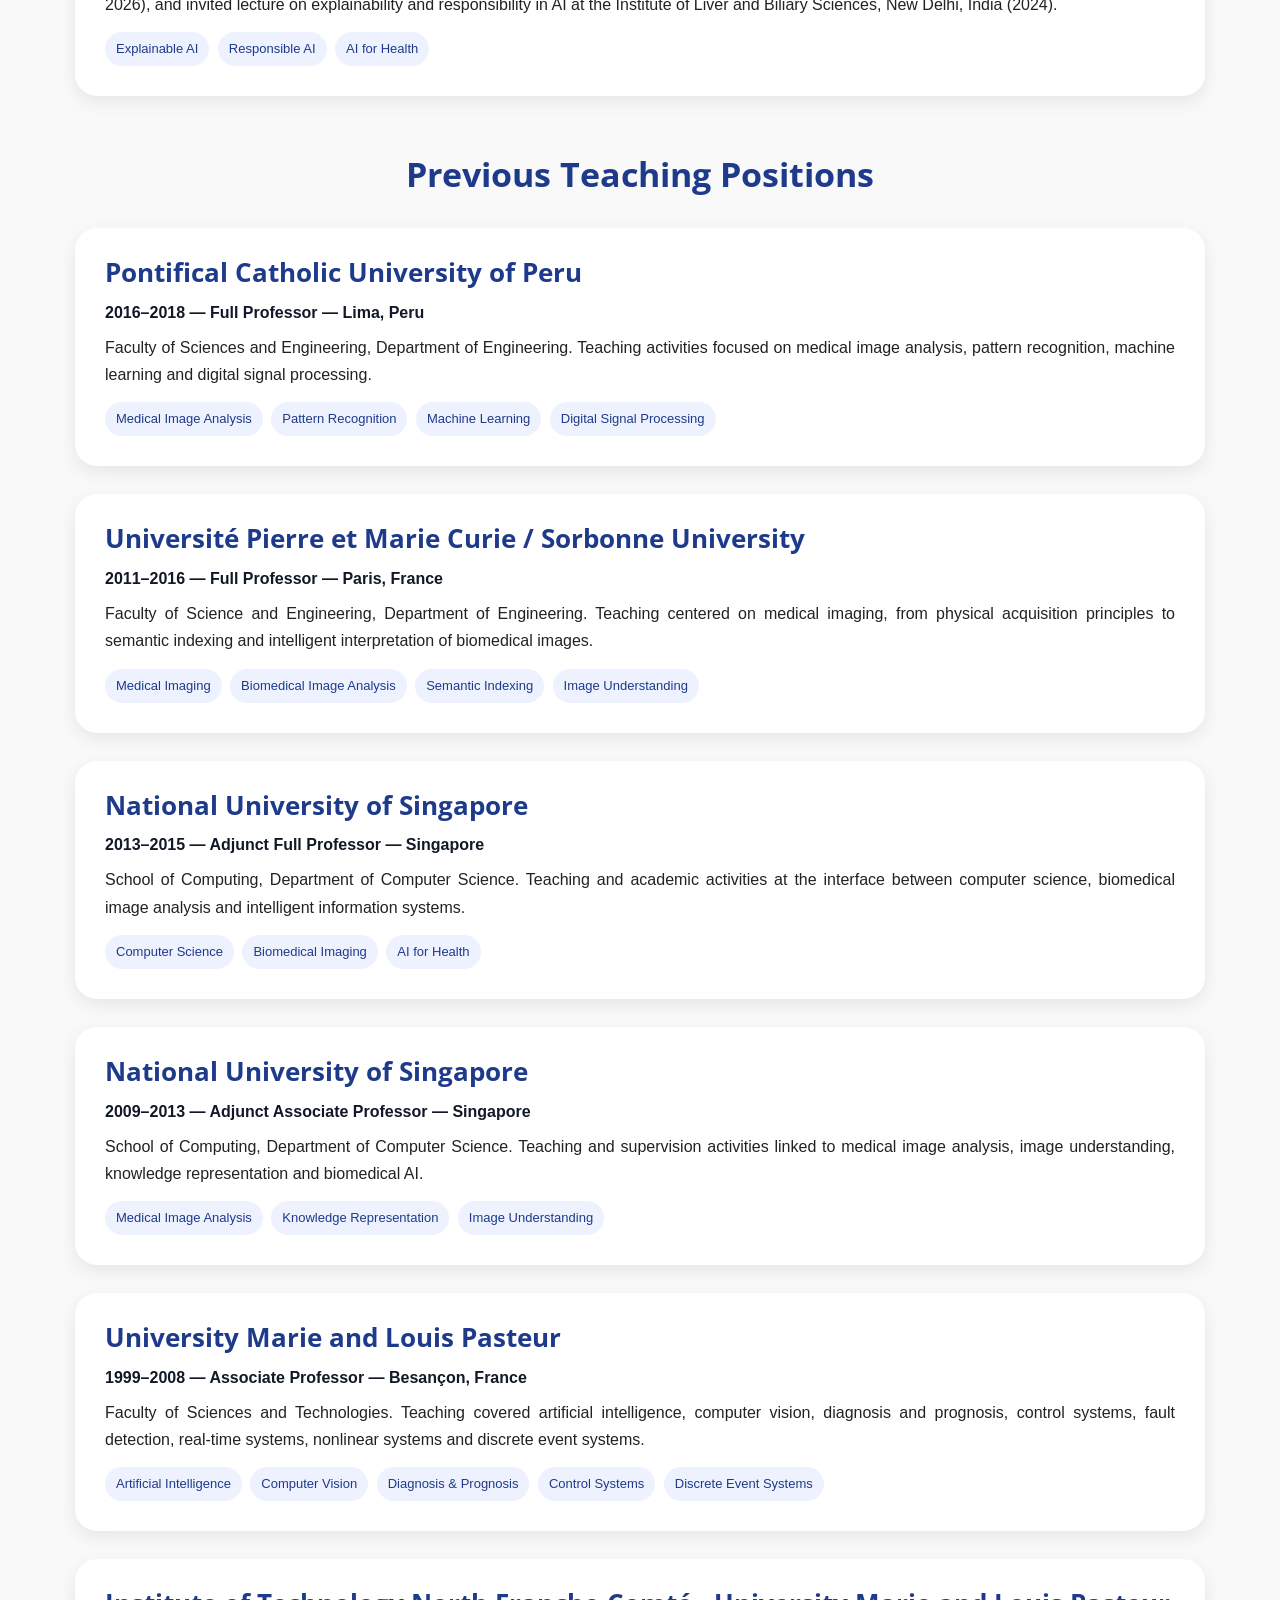
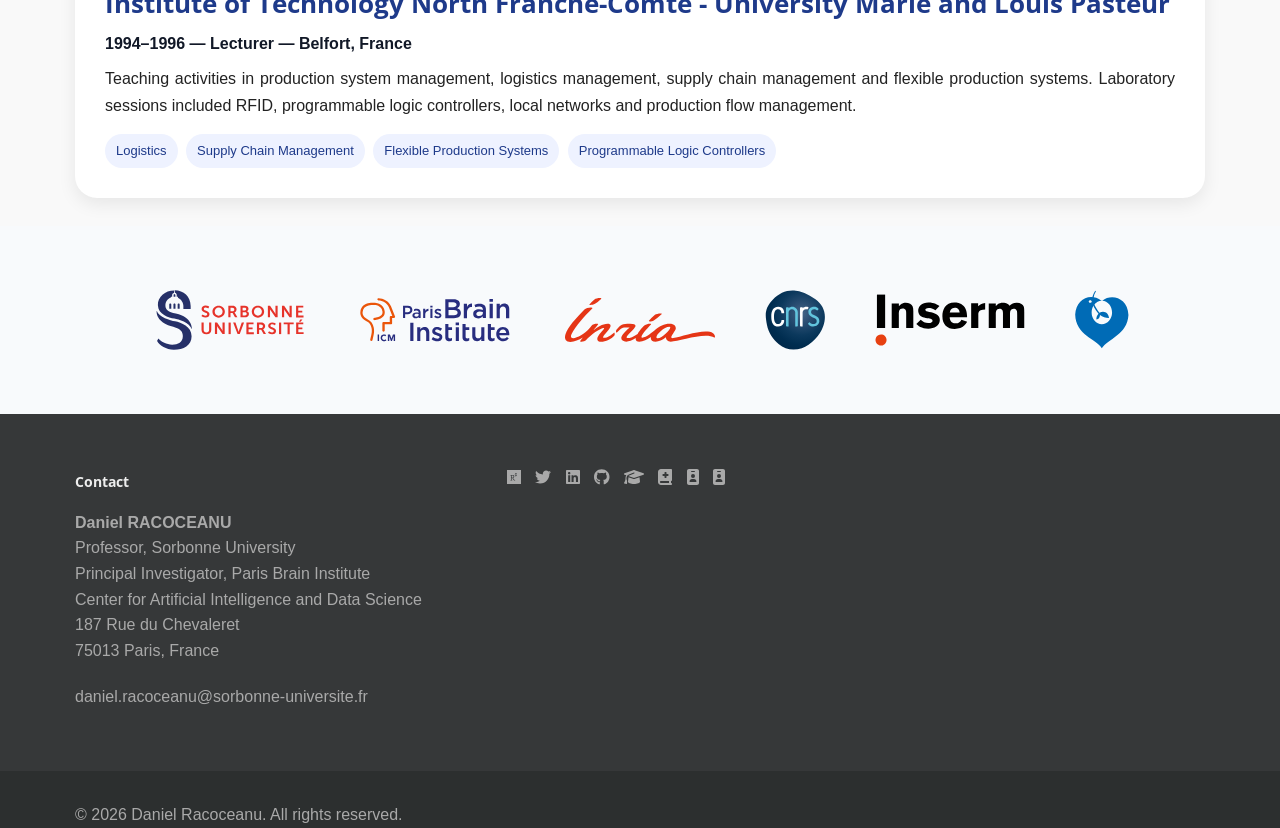
<file: courses.html>
<!DOCTYPE html>
<html lang="en">
<head>
<meta charset="utf-8">
<title>Daniel Racoceanu | Courses</title>
<meta name="viewport" content="width=device-width, initial-scale=1.0">

<meta name="description" content="Courses taught by Daniel Racoceanu in artificial intelligence, biomedical image analysis, medical imaging, computer graphics, machine learning and intelligent systems.">
<meta name="author" content="Daniel Racoceanu">

<link href="css/bootstrap.min.css" rel="stylesheet">
<link href="css/fancybox/jquery.fancybox.css" rel="stylesheet">
<link href="css/flexslider.css" rel="stylesheet">
<link href="css/style.css" rel="stylesheet">

<style>
body {
  font-family: "Helvetica Neue", Arial, sans-serif;
  color: #222;
  line-height: 1.7;
  background: #f8fafc;
}

.hero {
  background: linear-gradient(135deg, #0f172a, #1e3a8a);
  color: #ffffff;
  padding: 70px 20px;
  text-align: center;
}

.hero h1 {
  font-size: 42px;
  font-weight: 700;
  color: #ffffff;
  margin-bottom: 15px;
}

.hero p {
  font-size: 19px;
  max-width: 980px;
  margin: auto;
  color: #ffffff;
}

.intro-text {
  max-width: 1050px;
  margin: 40px auto 45px;
  text-align: center;
  font-size: 18px;
  color: #333;
}

.metrics-row,
.themes-grid {
  display: flex;
  flex-wrap: wrap;
  justify-content: center;
  gap: 18px;
  margin: 25px 0 50px;
}

.metric-card,
.theme-card {
  background: #ffffff;
  border-radius: 18px;
  padding: 22px 28px;
  min-width: 210px;
  text-align: center;
  box-shadow: 0 6px 18px rgba(0,0,0,0.08);
}

.metric-card h2 {
  color: #1e3a8a;
  font-size: 32px;
  margin: 0;
}

.metric-card p {
  margin-top: 5px;
  color: #555;
}

.theme-card {
  color: #1e3a8a;
  font-weight: 700;
}

.section-title {
  text-align: center;
  margin: 60px 0 35px;
  font-weight: 700;
  color: #1e3a8a;
  font-size: 34px;
}

.course-card {
  background: #ffffff;
  border-radius: 22px;
  padding: 30px;
  margin-bottom: 28px;
  box-shadow: 0 6px 18px rgba(0,0,0,0.08);
}

.course-card h2 {
  color: #1e3a8a;
  font-size: 26px;
  margin-top: 0;
  margin-bottom: 12px;
}

.course-card h3 {
  color: #111827;
  font-size: 21px;
  margin-top: 0;
  margin-bottom: 12px;
}

.course-period {
  font-weight: 700;
  color: #111827;
  margin-bottom: 8px;
}

.course-card p {
  text-align: justify;
}

.tag {
  display: inline-block;
  background: #eef2ff;
  color: #1e3a8a;
  padding: 6px 11px;
  border-radius: 999px;
  font-size: 13px;
  margin: 4px 4px 0 0;
}

#pre_footer img {
  height: 60px;
  max-width: 150px;
  object-fit: contain;
}

#pre_footer_support {
  display: flex;
  justify-content: center;
  align-items: center;
}

.footer-table {
  width: 80%;
  border: 0;
  margin: 0 auto;
  text-align: center;
}

.footer-link {
  padding: 10px 16px;
}

.social-network li {
  display: inline-block;
  margin: 0 8px;
}

@media (max-width: 768px) {
  .hero h1 {
    font-size: 32px;
  }

  .hero p {
    font-size: 17px;
  }

  .course-card {
    padding: 22px;
  }

  .footer-table,
  .footer-table tr,
  .footer-table td {
    display: block;
    width: 100%;
  }
}
</style>
<link rel="icon" href="img/DR.jpeg">
</head>

<body>
<div id="wrapper">

<header>
  <div class="navbar navbar-default navbar-static-top">
    <div class="container">
      <div class="navbar-header">
        <button type="button" class="navbar-toggle" data-toggle="collapse" data-target=".navbar-collapse" aria-label="Toggle navigation">
          <span class="icon-bar"></span>
          <span class="icon-bar"></span>
          <span class="icon-bar"></span>
        </button>
        <a class="navbar-brand visible-xs" href="index.html">Daniel Racoceanu</a>
      </div>
      <div class="navbar-collapse collapse">
        <ul class="nav navbar-nav">
          <li><a href="index.html">Home</a></li>
          <li><a href="short_bio.html">Short Bio</a></li>
          <li><a href="cv.html">Curriculum Vitae</a></li>
          <li class="active"><a href="courses.html">Courses</a></li>
          <li><a href="research.html">Research</a></li>
          <li><a href="phd_supervised.html">PhD Supervised</a></li>
          <li><a href="publications.html">Publications</a></li>
          <li><a href="projects.html">Projects</a></li>
          <li><a href="industry.html">Industry</a></li>
          <li><a href="contact.html">Contact</a></li>
        </ul>
      </div>
    </div>
  </div>
</header>

<section class="hero">
  <h1>Courses</h1>
  <p>
    Teaching artificial intelligence, biomedical image analysis, medical imaging,
    computer graphics, machine learning and intelligent systems across engineering
    and computational medicine programs.
  </p>
</section>

<section id="content">
<div class="container">

<p class="intro-text">
My teaching activities bridge engineering, computer science, artificial intelligence
and biomedical applications. They span both methodological foundations and applied
courses, with a strong emphasis on medical imaging, computational pathology,
machine learning, computer vision and modern AI for health.
</p>

<div class="metrics-row">
  <div class="metric-card"><h2>30+</h2><p>Years of Teaching</p></div>
  <div class="metric-card"><h2>AI</h2><p>Core Teaching Area</p></div>
  <div class="metric-card"><h2>Medicine</h2><p>Biomedical Applications</p></div>
  <div class="metric-card"><h2>International</h2><p>France · Singapore · Peru</p></div>
</div>

<h2 class="section-title">Teaching Themes</h2>

<div class="themes-grid">
  <div class="theme-card">Artificial Intelligence</div>
  <div class="theme-card">Medical Image Analysis</div>
  <div class="theme-card">Machine Learning</div>
  <div class="theme-card">Pattern Recognition</div>
  <div class="theme-card">Computer Vision</div>
  <div class="theme-card">Computer Graphics</div>
  <div class="theme-card">Biomedical Imaging</div>
  <div class="theme-card">Intelligent Systems</div>
</div>

<h2 class="section-title">Current Teaching</h2>

<div class="course-card">
  <h2>Sorbonne University</h2>
  <p class="course-period">Since 2019 — Full Professor — Paris, France</p>
  <p>
    Faculty of Science and Engineering, Department of Engineering.
    Teaching from L1 to M2, in French and English, with course responsibility for Image Processing,
    Vision for Biomedicine, Foundations of AI and 3D Computer Graphics. Courses and labs were redesigned for
    the 2025–2029 curriculum, with new content on deep learning for image analysis,
    neuro-symbolic AI, large language models, and ethics, bias and explainability.
  </p>
  <div>
    <span class="tag">Medical Image Analysis</span>
    <span class="tag">Machine Learning</span>
    <span class="tag">Computer Graphics</span>
    <span class="tag">Object-Oriented Programming</span>
    <span class="tag">Foundations of AI</span>
    <span class="tag">Visual Perception</span>
  </div>
</div>

<div class="course-card">
  <h2>Invited Teaching</h2>
  <p class="course-period">2023–2026</p>
  <p>
    Explainable and interpretable AI in medicine: master-level lectures at PSL University, Paris
    (Mines, Dauphine, ENS and ESPCI students; 2023, 2025, 2026), and invited lecture on explainability
    and responsibility in AI at the Institute of Liver and Biliary Sciences, New Delhi, India (2024).
  </p>
  <div>
    <span class="tag">Explainable AI</span>
    <span class="tag">Responsible AI</span>
    <span class="tag">AI for Health</span>
  </div>
</div>

<h2 class="section-title">Previous Teaching Positions</h2>

<div class="course-card">
  <h2>Pontifical Catholic University of Peru</h2>
  <p class="course-period">2016–2018 — Full Professor — Lima, Peru</p>
  <p>
    Faculty of Sciences and Engineering, Department of Engineering.
    Teaching activities focused on medical image analysis, pattern recognition,
    machine learning and digital signal processing.
  </p>
  <div>
    <span class="tag">Medical Image Analysis</span>
    <span class="tag">Pattern Recognition</span>
    <span class="tag">Machine Learning</span>
    <span class="tag">Digital Signal Processing</span>
  </div>
</div>

<div class="course-card">
  <h2>Université Pierre et Marie Curie / Sorbonne University</h2>
  <p class="course-period">2011–2016 — Full Professor — Paris, France</p>
  <p>
    Faculty of Science and Engineering, Department of Engineering.
    Teaching centered on medical imaging, from physical acquisition principles
    to semantic indexing and intelligent interpretation of biomedical images.
  </p>
  <div>
    <span class="tag">Medical Imaging</span>
    <span class="tag">Biomedical Image Analysis</span>
    <span class="tag">Semantic Indexing</span>
    <span class="tag">Image Understanding</span>
  </div>
</div>

<div class="course-card">
  <h2>National University of Singapore</h2>
  <p class="course-period">2013–2015 — Adjunct Full Professor — Singapore</p>
  <p>
    School of Computing, Department of Computer Science.
    Teaching and academic activities at the interface between computer science,
    biomedical image analysis and intelligent information systems.
  </p>
  <div>
    <span class="tag">Computer Science</span>
    <span class="tag">Biomedical Imaging</span>
    <span class="tag">AI for Health</span>
  </div>
</div>

<div class="course-card">
  <h2>National University of Singapore</h2>
  <p class="course-period">2009–2013 — Adjunct Associate Professor — Singapore</p>
  <p>
    School of Computing, Department of Computer Science.
    Teaching and supervision activities linked to medical image analysis,
    image understanding, knowledge representation and biomedical AI.
  </p>
  <div>
    <span class="tag">Medical Image Analysis</span>
    <span class="tag">Knowledge Representation</span>
    <span class="tag">Image Understanding</span>
  </div>
</div>

<div class="course-card">
  <h2>University Marie and Louis Pasteur</h2>
  <p class="course-period">1999–2008 — Associate Professor — Besançon, France</p>
  <p>
    Faculty of Sciences and Technologies. Teaching covered artificial intelligence,
    computer vision, diagnosis and prognosis, control systems, fault detection,
    real-time systems, nonlinear systems and discrete event systems.
  </p>
  <div>
    <span class="tag">Artificial Intelligence</span>
    <span class="tag">Computer Vision</span>
    <span class="tag">Diagnosis & Prognosis</span>
    <span class="tag">Control Systems</span>
    <span class="tag">Discrete Event Systems</span>
  </div>
</div>

<div class="course-card">
  <h2>Institute of Technology North Franche-Comté - University Marie and Louis Pasteur</h2>
  <p class="course-period">1994–1996 — Lecturer — Belfort, France</p>
  <p>
    Teaching activities in production system management, logistics management,
    supply chain management and flexible production systems. Laboratory sessions
    included RFID, programmable logic controllers, local networks and production
    flow management.
  </p>
  <div>
    <span class="tag">Logistics</span>
    <span class="tag">Supply Chain Management</span>
    <span class="tag">Flexible Production Systems</span>
    <span class="tag">Programmable Logic Controllers</span>
  </div>
</div>

</div>
</section>

<br><br>

<div id="pre_footer">
  <div id="pre_footer_support">
    <table class="footer-table">
      <tr>
        <td class="footer-link"><a href="https://www.sorbonne-universite.fr/en"><img src="img/logos/Logo_of_Sorbonne_University.svg" alt="Sorbonne University"></a></td>
        <td class="footer-link"><a href="https://institutducerveau-icm.org/en/"><img src="img/logos/paris-brain-institute-icm-logo-vector.svg" alt="Paris Brain Institute"></a></td>
        <td class="footer-link"><a href="https://www.inria.fr/en"><img src="img/logos/inria.svg" alt="Inria"></a></td>
        <td class="footer-link"><a href="https://www.cnrs.fr/en"><img src="img/logos/logoCNRS.svg" alt="CNRS"></a></td>
        <td class="footer-link"><a href="https://www.inserm.fr/en"><img src="img/logos/Inserm.svg" alt="Inserm"></a></td>
        <td class="footer-link"><a href="https://www.aphp.fr/"><img src="img/logos/Assistance_publique.svg" alt="AP-HP"></a></td>
      </tr>
    </table>
  </div>
</div>

<br><br>

<footer>
<div class="container">
<div class="row">

<div class="col-lg-4">
<div class="widget">
<h5 class="widgetheading">Contact</h5>
<address>
<strong>Daniel RACOCEANU</strong><br>
Professor, Sorbonne University<br>
Principal Investigator, Paris Brain Institute<br>
Center for Artificial Intelligence and Data Science<br>
187 Rue du Chevaleret<br>
75013 Paris, France
</address>
<p>daniel.racoceanu@sorbonne-universite.fr</p>
</div>
</div>

<div class="col-lg-8">
<ul class="social-network">
<li><a href="https://www.researchgate.net/profile/Daniel-Racoceanu" title="ResearchGate"><i class="fab fa-researchgate"></i></a></li>
<li><a href="https://x.com/daniraco" title="X / Twitter"><i class="fab fa-twitter"></i></a></li>
<li><a href="https://www.linkedin.com/in/daniraco" title="LinkedIn"><i class="fab fa-linkedin"></i></a></li>
<li><a href="https://github.com/daniraco" title="GitHub"><i class="fab fa-github"></i></a></li>
<li><a href="https://scholar.google.com/citations?user=2eBRLj0AAAAJ" title="Google Scholar"><i class="fas fa-graduation-cap"></i></a></li>
<li><a href="https://pubmed.ncbi.nlm.nih.gov/?term=Racoceanu+D" title="PubMed"><i class="fas fa-book-medical"></i></a></li>
<li><a href="https://orcid.org/0000-0002-9416-1803" title="ORCID"><i class="fas fa-id-badge"></i></a></li>
<li><a href="https://www.scopus.com/authid/detail.uri?authorId=6603452376" title="Scopus"><i class="fas fa-id-badge"></i></a></li>
</ul>
</div>

</div>
</div>

<div id="sub-footer">
<div class="container">
<p>&copy; <span class="year">2026</span> Daniel Racoceanu. All rights reserved.</p>
</div>
</div>
</footer>

</div>

<a href="#" class="scrollup"><i class="fa fa-angle-up active"></i></a>

<script src="js/jquery.js"></script>
<script src="js/jquery.easing.1.3.js"></script>
<script src="js/bootstrap.min.js"></script>
<script src="js/jquery.fancybox.pack.js"></script>
<script src="js/jquery.fancybox-media.js"></script>
<script src="js/portfolio/jquery.quicksand.js"></script>
<script src="js/portfolio/setting.js"></script>
<script src="js/jquery.flexslider.js"></script>
<script src="js/animate.js"></script>
<script src="js/custom.js"></script>
<script src="js/fontawesome/all.js"></script>

</body>
</html>
</file>
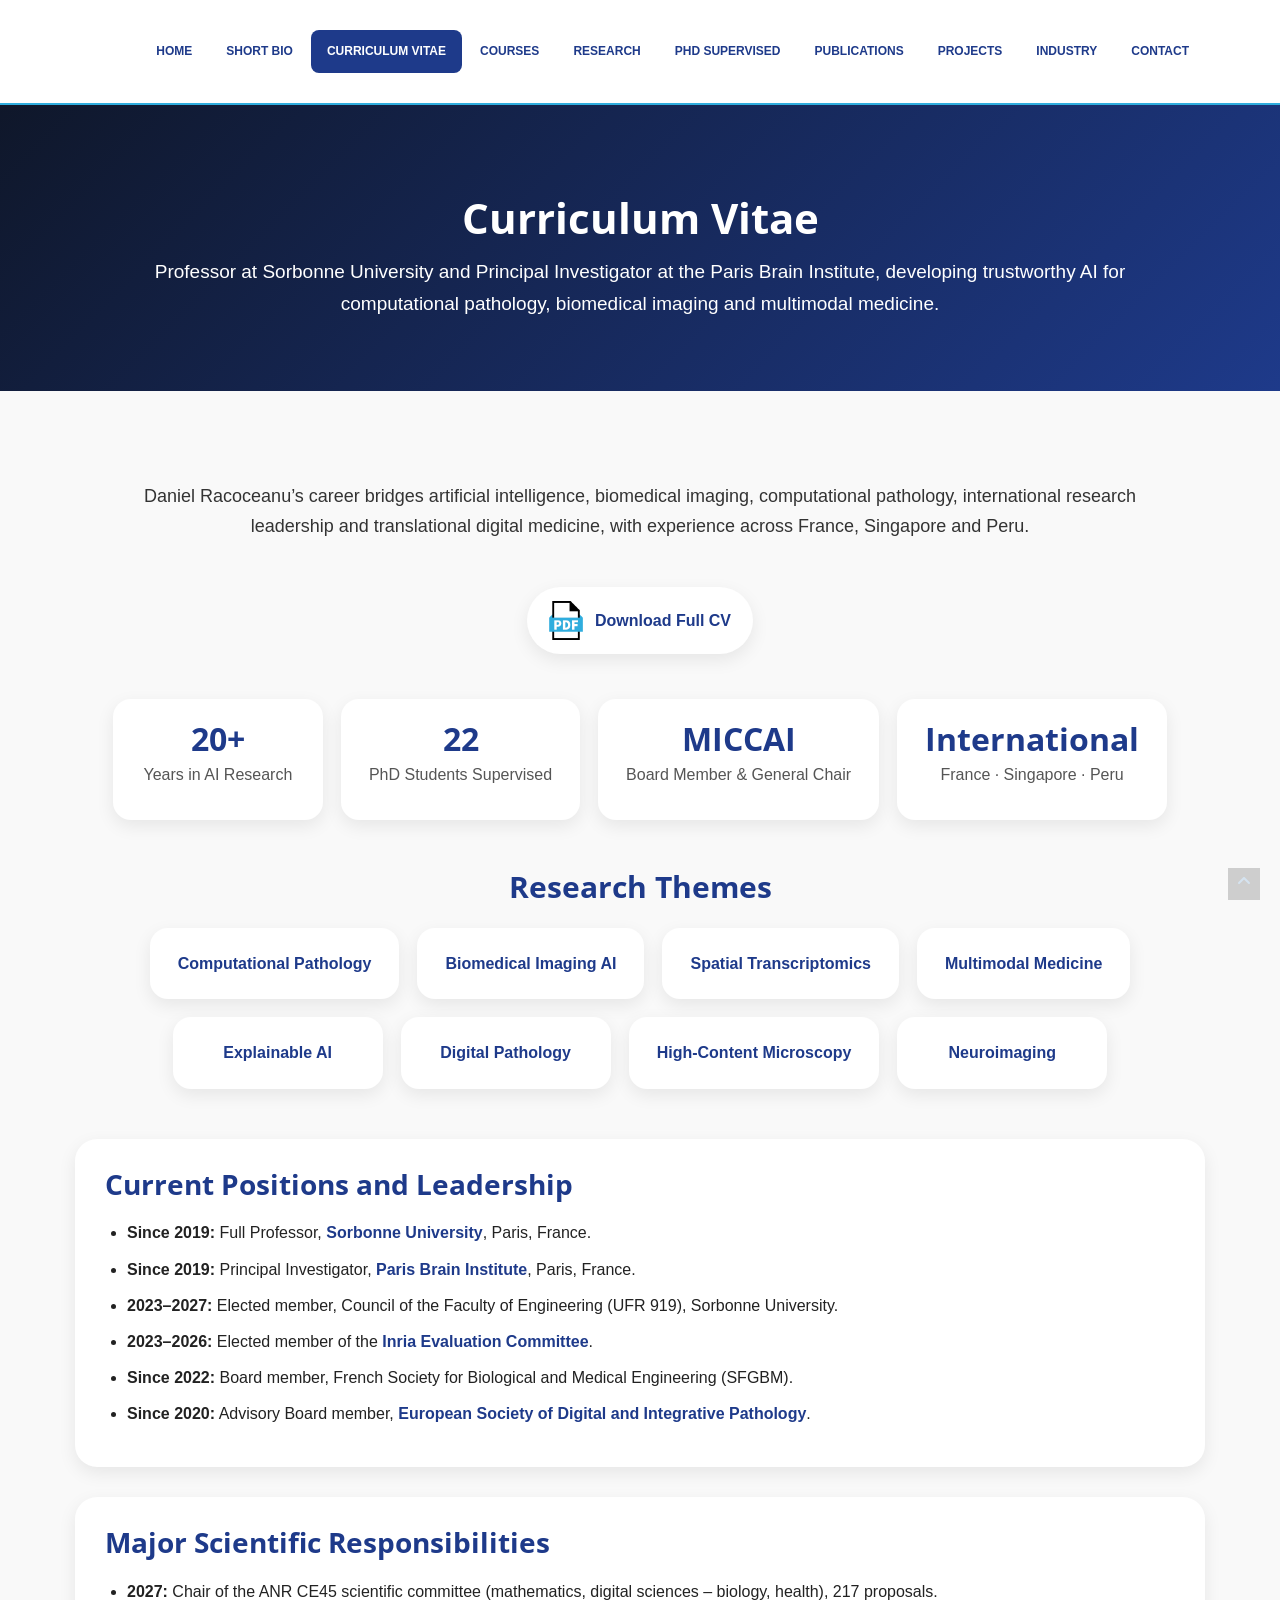
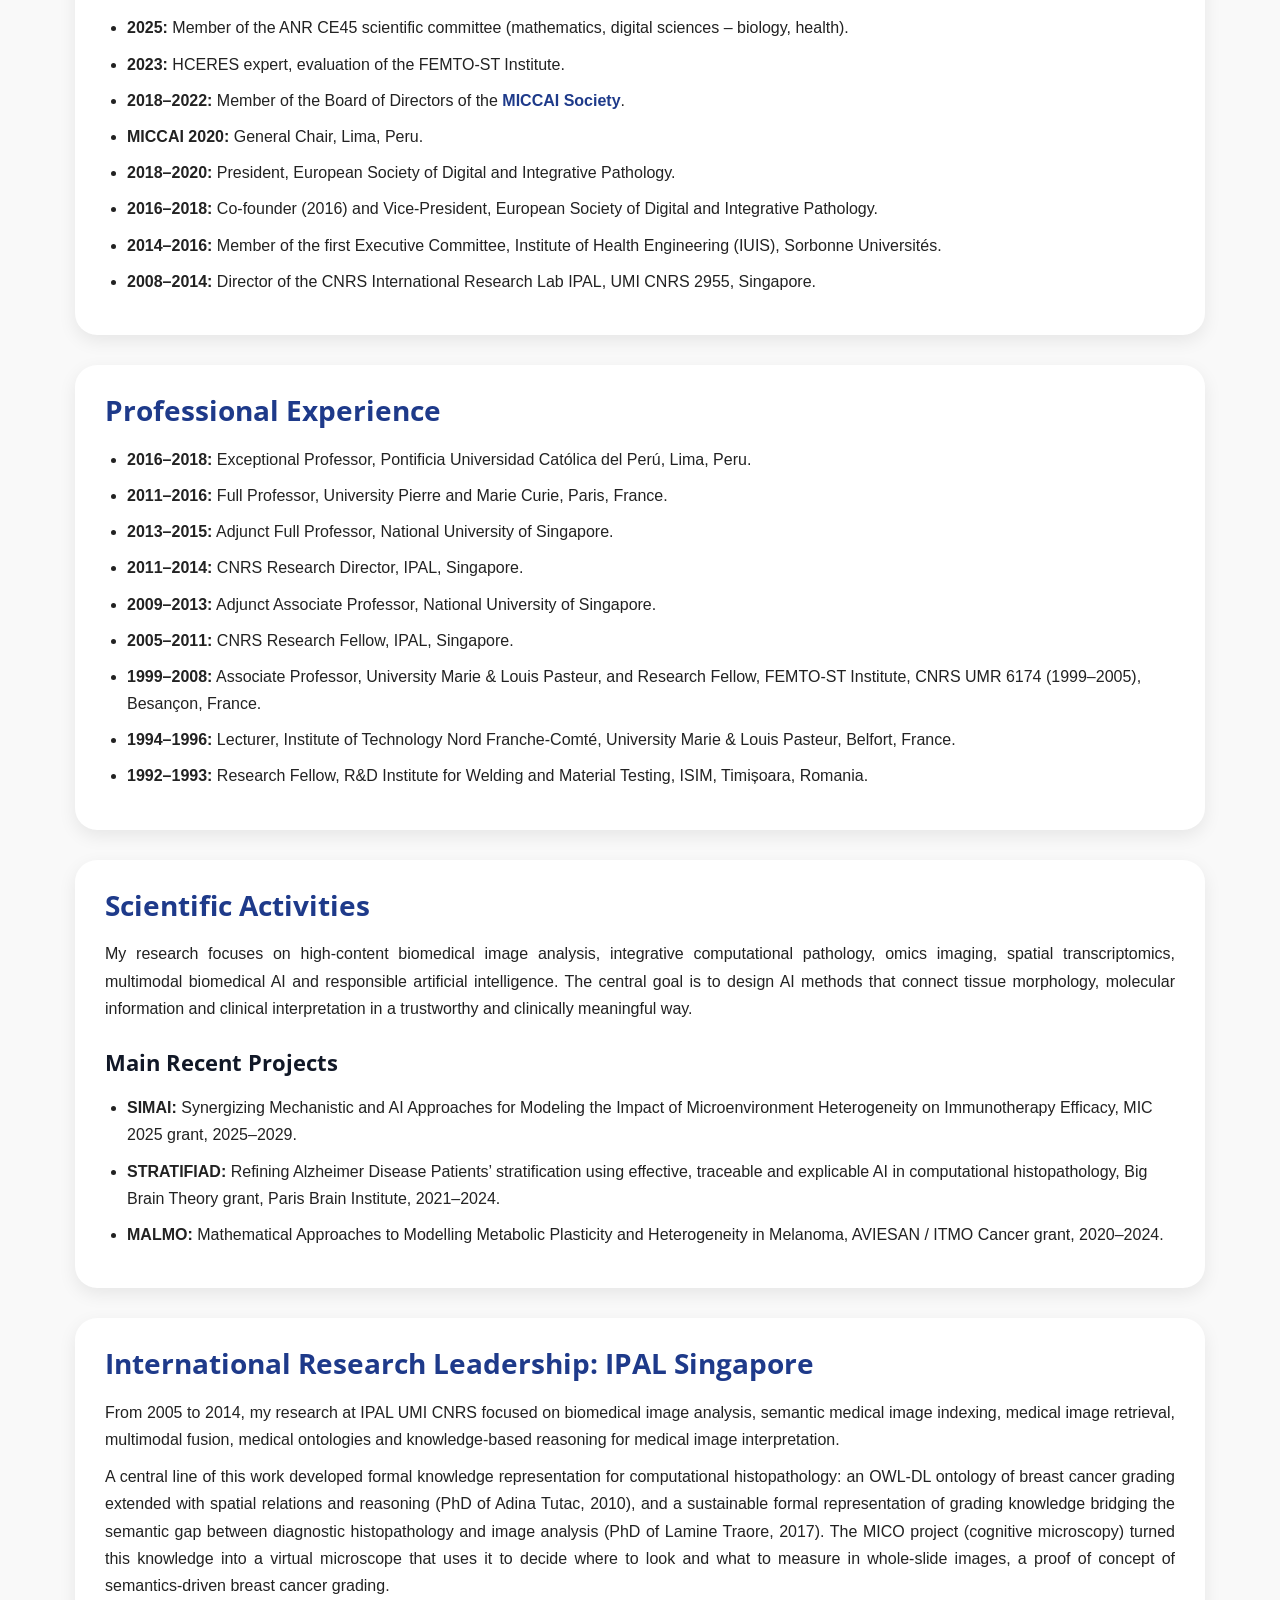
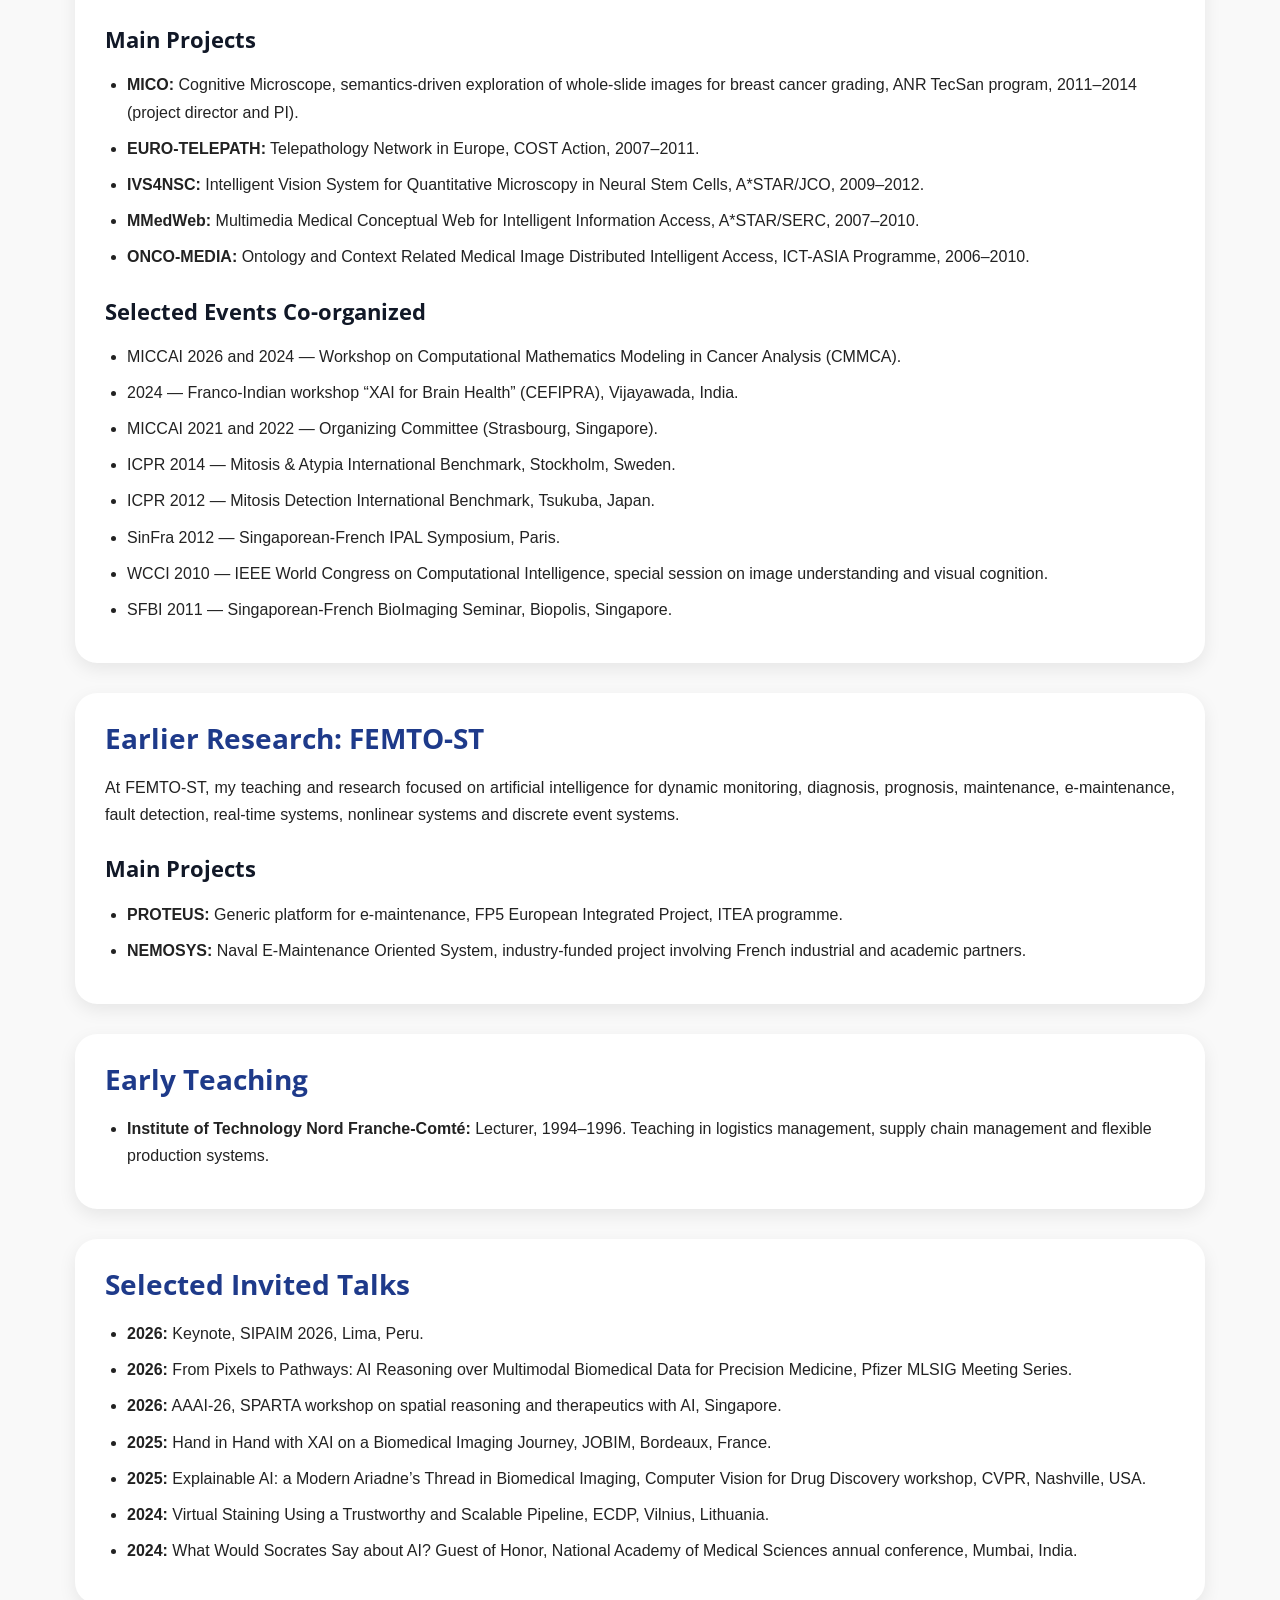
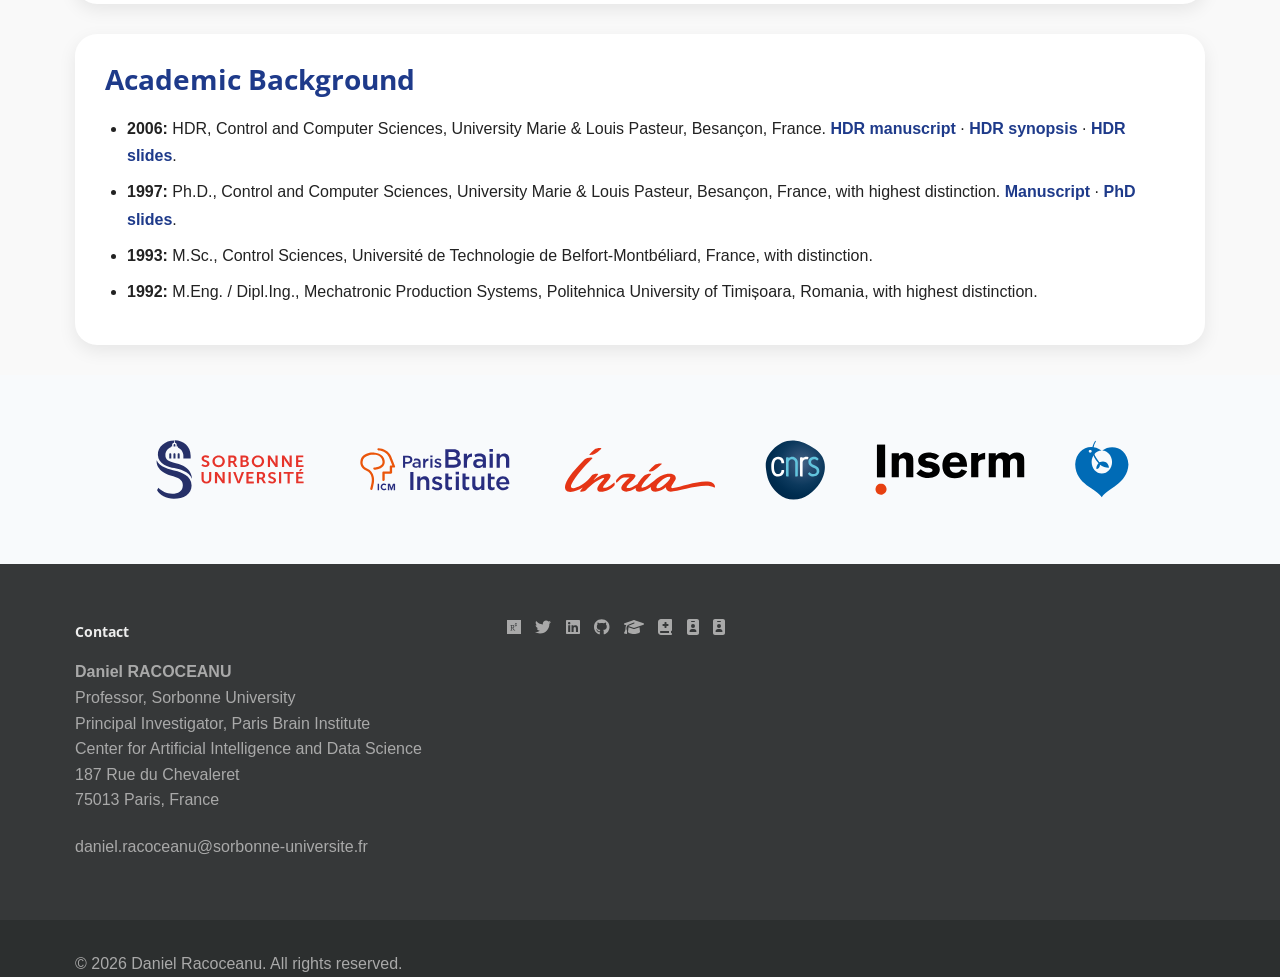
<file: cv.html>
<!DOCTYPE html>
<html lang="en">
<head>
<meta charset="utf-8">
<title>Daniel Racoceanu | Curriculum Vitae</title>
<meta name="viewport" content="width=device-width, initial-scale=1.0">

<meta name="description" content="Curriculum Vitae of Daniel Racoceanu, Professor at Sorbonne University and Principal Investigator at the Paris Brain Institute, working on trustworthy AI, computational pathology, biomedical imaging and multimodal medicine.">
<meta name="author" content="Daniel Racoceanu">

<link href="css/bootstrap.min.css" rel="stylesheet">
<link href="css/fancybox/jquery.fancybox.css" rel="stylesheet">
<link href="css/flexslider.css" rel="stylesheet">
<link href="css/style.css" rel="stylesheet">

<style>
body {
  font-family: "Helvetica Neue", Arial, sans-serif;
  color: #222;
  line-height: 1.7;
  background: #f8fafc;
}

.hero {
  background: linear-gradient(135deg, #0f172a, #1e3a8a);
  color: #ffffff;
  padding: 70px 20px;
  text-align: center;
}

.hero h1 {
  font-size: 42px;
  font-weight: 700;
  color: #ffffff;
  margin-bottom: 15px;
}

.hero p {
  font-size: 19px;
  max-width: 980px;
  margin: auto;
  color: #ffffff;
}

.cv-intro {
  max-width: 1050px;
  margin: 40px auto 45px;
  text-align: center;
  font-size: 18px;
  color: #333;
}

.download-cv {
  text-align: center;
  margin: 25px 0 45px;
}

.download-cv a {
  display: inline-flex;
  align-items: center;
  gap: 12px;
  padding: 14px 22px;
  border-radius: 999px;
  background: #ffffff;
  color: #1e3a8a;
  text-decoration: none;
  font-weight: 700;
  box-shadow: 0 6px 18px rgba(0,0,0,0.08);
}

.download-cv img {
  width: 34px;
  height: auto;
}

.metrics-row,
.themes-grid {
  display: flex;
  flex-wrap: wrap;
  justify-content: center;
  gap: 18px;
  margin: 25px 0 50px;
}

.metric-card,
.theme-card {
  background: #ffffff;
  border-radius: 18px;
  padding: 22px 28px;
  min-width: 210px;
  text-align: center;
  box-shadow: 0 6px 18px rgba(0,0,0,0.08);
}

.metric-card h2 {
  color: #1e3a8a;
  font-size: 32px;
  margin: 0;
}

.metric-card p {
  margin-top: 5px;
  color: #555;
}

.theme-card {
  color: #1e3a8a;
  font-weight: 700;
}

.cv-card {
  background: #ffffff;
  border-radius: 22px;
  padding: 30px;
  margin-bottom: 30px;
  box-shadow: 0 6px 18px rgba(0,0,0,0.08);
}

.cv-card h2 {
  color: #1e3a8a;
  font-size: 28px;
  margin-top: 0;
  margin-bottom: 20px;
}

.cv-card h3 {
  color: #111827;
  font-size: 22px;
  margin-top: 28px;
}

.cv-card ul {
  padding-left: 22px;
}

.cv-card li {
  margin-bottom: 9px;
}

.cv-card p {
  text-align: justify;
}

.cv-card a {
  color: #1e3a8a;
  font-weight: 600;
}

#pre_footer img {
  height: 60px;
  max-width: 150px;
  object-fit: contain;
}

#pre_footer_support {
  display: flex;
  justify-content: center;
  align-items: center;
}

.footer-table {
  width: 80%;
  border: 0;
  margin: 0 auto;
  text-align: center;
}

.footer-link {
  padding: 10px 16px;
}

.social-network li {
  display: inline-block;
  margin: 0 8px;
}

@media (max-width: 768px) {
  .hero h1 {
    font-size: 32px;
  }

  .hero p {
    font-size: 17px;
  }

  .cv-card {
    padding: 22px;
  }

  .footer-table,
  .footer-table tr,
  .footer-table td {
    display: block;
    width: 100%;
  }
}
</style>
<link rel="icon" href="img/DR.jpeg">
</head>

<body>
<div id="wrapper">

<header>
  <div class="navbar navbar-default navbar-static-top">
    <div class="container">
      <div class="navbar-header">
        <button type="button" class="navbar-toggle" data-toggle="collapse" data-target=".navbar-collapse" aria-label="Toggle navigation">
          <span class="icon-bar"></span>
          <span class="icon-bar"></span>
          <span class="icon-bar"></span>
        </button>
        <a class="navbar-brand visible-xs" href="index.html">Daniel Racoceanu</a>
      </div>
      <div class="navbar-collapse collapse">
        <ul class="nav navbar-nav">
          <li><a href="index.html">Home</a></li>
          <li><a href="short_bio.html">Short Bio</a></li>
          <li class="active"><a href="cv.html">Curriculum Vitae</a></li>
          <li><a href="courses.html">Courses</a></li>
          <li><a href="research.html">Research</a></li>
          <li><a href="phd_supervised.html">PhD Supervised</a></li>
          <li><a href="publications.html">Publications</a></li>
          <li><a href="projects.html">Projects</a></li>
          <li><a href="industry.html">Industry</a></li>
          <li><a href="contact.html">Contact</a></li>
        </ul>
      </div>
    </div>
  </div>
</header>

<section class="hero">
  <h1>Curriculum Vitae</h1>
  <p>
    Professor at Sorbonne University and Principal Investigator at the Paris Brain Institute,
    developing trustworthy AI for computational pathology, biomedical imaging and multimodal medicine.
  </p>
</section>

<section id="content">
<div class="container">

<p class="cv-intro">
Daniel Racoceanu’s career bridges artificial intelligence, biomedical imaging,
computational pathology, international research leadership and translational digital medicine,
with experience across France, Singapore and Peru.
</p>

<div class="download-cv">
  <a href="docs/cv/CV_Daniel_Racoceanu.pdf">
    <img src="img/icons/PDF_icon.svg.png" alt="PDF icon">
    Download Full CV
  </a>
</div>

<div class="metrics-row">
  <div class="metric-card"><h2>20+</h2><p>Years in AI Research</p></div>
  <div class="metric-card"><h2>22</h2><p>PhD Students Supervised</p></div>
  <div class="metric-card"><h2>MICCAI</h2><p>Board Member & General Chair</p></div>
  <div class="metric-card"><h2>International</h2><p>France · Singapore · Peru</p></div>
</div>

<h2 class="section-title" style="text-align:center;color:#1e3a8a;">Research Themes</h2>

<div class="themes-grid">
  <div class="theme-card">Computational Pathology</div>
  <div class="theme-card">Biomedical Imaging AI</div>
  <div class="theme-card">Spatial Transcriptomics</div>
  <div class="theme-card">Multimodal Medicine</div>
  <div class="theme-card">Explainable AI</div>
  <div class="theme-card">Digital Pathology</div>
  <div class="theme-card">High-Content Microscopy</div>
  <div class="theme-card">Neuroimaging</div>
</div>

<div class="cv-card">
<h2>Current Positions and Leadership</h2>
<ul>
  <li><strong>Since 2019:</strong> Full Professor, <a href="https://www.sorbonne-universite.fr/en">Sorbonne University</a>, Paris, France.</li>
  <li><strong>Since 2019:</strong> Principal Investigator, <a href="https://parisbraininstitute.org/">Paris Brain Institute</a>, Paris, France.</li>
  <li><strong>2023–2027:</strong> Elected member, Council of the Faculty of Engineering (UFR 919), Sorbonne University.</li>
  <li><strong>2023–2026:</strong> Elected member of the <a href="https://ce.inria.fr/">Inria Evaluation Committee</a>.</li>
  <li><strong>Since 2022:</strong> Board member, French Society for Biological and Medical Engineering (SFGBM).</li>
  <li><strong>Since 2020:</strong> Advisory Board member, <a href="https://www.esdipath.org/board-of-advisors/">European Society of Digital and Integrative Pathology</a>.</li>
</ul>
</div>

<div class="cv-card">
<h2>Major Scientific Responsibilities</h2>
<ul>
  <li><strong>2027:</strong> Chair of the ANR CE45 scientific committee (mathematics, digital sciences – biology, health), 217 proposals.</li>
  <li><strong>2025:</strong> Member of the ANR CE45 scientific committee (mathematics, digital sciences – biology, health).</li>
  <li><strong>2023:</strong> HCERES expert, evaluation of the FEMTO-ST Institute.</li>
  <li><strong>2018–2022:</strong> Member of the Board of Directors of the <a href="http://www.miccai.org/">MICCAI Society</a>.</li>
  <li><strong>MICCAI 2020:</strong> General Chair, Lima, Peru.</li>
  <li><strong>2018–2020:</strong> President, European Society of Digital and Integrative Pathology.</li>
  <li><strong>2016–2018:</strong> Co-founder (2016) and Vice-President, European Society of Digital and Integrative Pathology.</li>
  <li><strong>2014–2016:</strong> Member of the first Executive Committee, Institute of Health Engineering (IUIS), Sorbonne Universités.</li>
  <li><strong>2008–2014:</strong> Director of the CNRS International Research Lab IPAL, UMI CNRS 2955, Singapore.</li>
</ul>
</div>

<div class="cv-card">
<h2>Professional Experience</h2>
<ul>
  <li><strong>2016–2018:</strong> Exceptional Professor, Pontificia Universidad Católica del Perú, Lima, Peru.</li>
  <li><strong>2011–2016:</strong> Full Professor, University Pierre and Marie Curie, Paris, France.</li>
  <li><strong>2013–2015:</strong> Adjunct Full Professor, National University of Singapore.</li>
  <li><strong>2011–2014:</strong> CNRS Research Director, IPAL, Singapore.</li>
  <li><strong>2009–2013:</strong> Adjunct Associate Professor, National University of Singapore.</li>
  <li><strong>2005–2011:</strong> CNRS Research Fellow, IPAL, Singapore.</li>
  <li><strong>1999–2008:</strong> Associate Professor, University Marie &amp; Louis Pasteur, and Research Fellow, FEMTO-ST Institute, CNRS UMR 6174 (1999–2005), Besançon, France.</li>
  <li><strong>1994–1996:</strong> Lecturer, Institute of Technology Nord Franche-Comté, University Marie &amp; Louis Pasteur, Belfort, France.</li>
  <li><strong>1992–1993:</strong> Research Fellow, R&amp;D Institute for Welding and Material Testing, ISIM, Timișoara, Romania.</li>
</ul>
</div>

<div class="cv-card">
<h2>Scientific Activities</h2>
<p>
My research focuses on high-content biomedical image analysis, integrative computational pathology,
omics imaging, spatial transcriptomics, multimodal biomedical AI and responsible artificial intelligence.
The central goal is to design AI methods that connect tissue morphology, molecular information and
clinical interpretation in a trustworthy and clinically meaningful way.
</p>

<h3>Main Recent Projects</h3>
<ul>
  <li><strong>SIMAI:</strong> Synergizing Mechanistic and AI Approaches for Modeling the Impact of Microenvironment Heterogeneity on Immunotherapy Efficacy, MIC 2025 grant, 2025–2029.</li>
  <li><strong>STRATIFIAD:</strong> Refining Alzheimer Disease Patients’ stratification using effective, traceable and explicable AI in computational histopathology, Big Brain Theory grant, Paris Brain Institute, 2021–2024.</li>
  <li><strong>MALMO:</strong> Mathematical Approaches to Modelling Metabolic Plasticity and Heterogeneity in Melanoma, AVIESAN / ITMO Cancer grant, 2020–2024.</li>
</ul>
</div>

<div class="cv-card">
<h2>International Research Leadership: IPAL Singapore</h2>
<p>
From 2005 to 2014, my research at IPAL UMI CNRS focused on biomedical image analysis,
semantic medical image indexing, medical image retrieval, multimodal fusion, medical ontologies
and knowledge-based reasoning for medical image interpretation.
</p>
<p>
A central line of this work developed formal knowledge representation for computational histopathology:
an OWL-DL ontology of breast cancer grading extended with spatial relations and reasoning (PhD of Adina Tutac, 2010),
and a sustainable formal representation of grading knowledge bridging the semantic gap between diagnostic
histopathology and image analysis (PhD of Lamine Traore, 2017). The MICO project (cognitive microscopy) turned
this knowledge into a virtual microscope that uses it to decide where to look and what to measure in whole-slide images,
a proof of concept of semantics-driven breast cancer grading.
</p>

<h3>Main Projects</h3>
<ul>
  <li><strong>MICO:</strong> Cognitive Microscope, semantics-driven exploration of whole-slide images for breast cancer grading, ANR TecSan program, 2011–2014 (project director and PI).</li>
  <li><strong>EURO-TELEPATH:</strong> Telepathology Network in Europe, COST Action, 2007–2011.</li>
  <li><strong>IVS4NSC:</strong> Intelligent Vision System for Quantitative Microscopy in Neural Stem Cells, A*STAR/JCO, 2009–2012.</li>
  <li><strong>MMedWeb:</strong> Multimedia Medical Conceptual Web for Intelligent Information Access, A*STAR/SERC, 2007–2010.</li>
  <li><strong>ONCO-MEDIA:</strong> Ontology and Context Related Medical Image Distributed Intelligent Access, ICT-ASIA Programme, 2006–2010.</li>
</ul>

<h3>Selected Events Co-organized</h3>
<ul>
  <li>MICCAI 2026 and 2024 — Workshop on Computational Mathematics Modeling in Cancer Analysis (CMMCA).</li>
  <li>2024 — Franco-Indian workshop “XAI for Brain Health” (CEFIPRA), Vijayawada, India.</li>
  <li>MICCAI 2021 and 2022 — Organizing Committee (Strasbourg, Singapore).</li>
  <li>ICPR 2014 — Mitosis &amp; Atypia International Benchmark, Stockholm, Sweden.</li>
  <li>ICPR 2012 — Mitosis Detection International Benchmark, Tsukuba, Japan.</li>
  <li>SinFra 2012 — Singaporean-French IPAL Symposium, Paris.</li>
  <li>WCCI 2010 — IEEE World Congress on Computational Intelligence, special session on image understanding and visual cognition.</li>
  <li>SFBI 2011 — Singaporean-French BioImaging Seminar, Biopolis, Singapore.</li>
</ul>
</div>

<div class="cv-card">
<h2>Earlier Research: FEMTO-ST</h2>
<p>
At FEMTO-ST, my teaching and research focused on artificial intelligence for dynamic monitoring,
diagnosis, prognosis, maintenance, e-maintenance, fault detection, real-time systems,
nonlinear systems and discrete event systems.
</p>

<h3>Main Projects</h3>
<ul>
  <li><strong>PROTEUS:</strong> Generic platform for e-maintenance, FP5 European Integrated Project, ITEA programme.</li>
  <li><strong>NEMOSYS:</strong> Naval E-Maintenance Oriented System, industry-funded project involving French industrial and academic partners.</li>
</ul>
</div>

<div class="cv-card">
<h2>Early Teaching</h2>
<ul>
  <li><strong>Institute of Technology Nord Franche-Comté:</strong> Lecturer, 1994–1996. Teaching in logistics management, supply chain management and flexible production systems.</li>
</ul>
</div>

<div class="cv-card">
<h2>Selected Invited Talks</h2>
<ul>
  <li><strong>2026:</strong> Keynote, SIPAIM 2026, Lima, Peru.</li>
  <li><strong>2026:</strong> From Pixels to Pathways: AI Reasoning over Multimodal Biomedical Data for Precision Medicine, Pfizer MLSIG Meeting Series.</li>
  <li><strong>2026:</strong> AAAI-26, SPARTA workshop on spatial reasoning and therapeutics with AI, Singapore.</li>
  <li><strong>2025:</strong> Hand in Hand with XAI on a Biomedical Imaging Journey, JOBIM, Bordeaux, France.</li>
  <li><strong>2025:</strong> Explainable AI: a Modern Ariadne’s Thread in Biomedical Imaging, Computer Vision for Drug Discovery workshop, CVPR, Nashville, USA.</li>
  <li><strong>2024:</strong> Virtual Staining Using a Trustworthy and Scalable Pipeline, ECDP, Vilnius, Lithuania.</li>
  <li><strong>2024:</strong> What Would Socrates Say about AI? Guest of Honor, National Academy of Medical Sciences annual conference, Mumbai, India.</li>
</ul>
</div>

<div class="cv-card">
<h2>Academic Background</h2>
<ul>
  <li><strong>2006:</strong> HDR, Control and Computer Sciences, University Marie &amp; Louis Pasteur, Besançon, France. <a href="docs/HDR_Daniel_RACOCEANU.pdf">HDR manuscript</a> · <a href="docs/Synthese_HDR.pdf">HDR synopsis</a> · <a href="docs/DR_Soutenance_HDR.pdf">HDR slides</a>.</li>
  <li><strong>1997:</strong> Ph.D., Control and Computer Sciences, University Marie &amp; Louis Pasteur, Besançon, France, with highest distinction. <a href="docs/TheseDRpdf.zip">Manuscript</a> · <a href="docs/DR_Soutenance_PhD.pdf">PhD slides</a>.</li>
  <li><strong>1993:</strong> M.Sc., Control Sciences, Université de Technologie de Belfort-Montbéliard, France, with distinction.</li>
  <li><strong>1992:</strong> M.Eng. / Dipl.Ing., Mechatronic Production Systems, Politehnica University of Timișoara, Romania, with highest distinction.</li>
</ul>
</div>

</div>
</section>

<br><br>

<div id="pre_footer">
  <div id="pre_footer_support">
    <table class="footer-table">
      <tr>
        <td class="footer-link"><a href="https://www.sorbonne-universite.fr/en"><img src="img/logos/Logo_of_Sorbonne_University.svg" alt="Sorbonne University"></a></td>
        <td class="footer-link"><a href="https://institutducerveau-icm.org/en/"><img src="img/logos/paris-brain-institute-icm-logo-vector.svg" alt="Paris Brain Institute"></a></td>
        <td class="footer-link"><a href="https://www.inria.fr/en"><img src="img/logos/inria.svg" alt="Inria"></a></td>
        <td class="footer-link"><a href="https://www.cnrs.fr/en"><img src="img/logos/logoCNRS.svg" alt="CNRS"></a></td>
        <td class="footer-link"><a href="https://www.inserm.fr/en"><img src="img/logos/Inserm.svg" alt="Inserm"></a></td>
        <td class="footer-link"><a href="https://www.aphp.fr/"><img src="img/logos/Assistance_publique.svg" alt="AP-HP"></a></td>
      </tr>
    </table>
  </div>
</div>

<br><br>

<footer>
<div class="container">
<div class="row">

<div class="col-lg-4">
<div class="widget">
<h5 class="widgetheading">Contact</h5>
<address>
<strong>Daniel RACOCEANU</strong><br>
Professor, Sorbonne University<br>
Principal Investigator, Paris Brain Institute<br>
Center for Artificial Intelligence and Data Science<br>
187 Rue du Chevaleret<br>
75013 Paris, France
</address>
<p>daniel.racoceanu@sorbonne-universite.fr</p>
</div>
</div>

<div class="col-lg-8">
<ul class="social-network">
<li><a href="https://www.researchgate.net/profile/Daniel-Racoceanu" title="ResearchGate"><i class="fab fa-researchgate"></i></a></li>
<li><a href="https://x.com/daniraco" title="X / Twitter"><i class="fab fa-twitter"></i></a></li>
<li><a href="https://www.linkedin.com/in/daniraco" title="LinkedIn"><i class="fab fa-linkedin"></i></a></li>
<li><a href="https://github.com/daniraco" title="GitHub"><i class="fab fa-github"></i></a></li>
<li><a href="https://scholar.google.com/citations?user=2eBRLj0AAAAJ" title="Google Scholar"><i class="fas fa-graduation-cap"></i></a></li>
<li><a href="https://pubmed.ncbi.nlm.nih.gov/?term=Racoceanu+D" title="PubMed"><i class="fas fa-book-medical"></i></a></li>
<li><a href="https://orcid.org/0000-0002-9416-1803" title="ORCID"><i class="fas fa-id-badge"></i></a></li>
<li><a href="https://www.scopus.com/authid/detail.uri?authorId=6603452376" title="Scopus"><i class="fas fa-id-badge"></i></a></li>
</ul>
</div>

</div>
</div>

<div id="sub-footer">
<div class="container">
<p>&copy; <span class="year">2026</span> Daniel Racoceanu. All rights reserved.</p>
</div>
</div>
</footer>

</div>

<a href="#" class="scrollup"><i class="fa fa-angle-up active"></i></a>

<script src="js/jquery.js"></script>
<script src="js/jquery.easing.1.3.js"></script>
<script src="js/bootstrap.min.js"></script>
<script src="js/jquery.fancybox.pack.js"></script>
<script src="js/jquery.fancybox-media.js"></script>
<script src="js/portfolio/jquery.quicksand.js"></script>
<script src="js/portfolio/setting.js"></script>
<script src="js/jquery.flexslider.js"></script>
<script src="js/animate.js"></script>
<script src="js/custom.js"></script>
<script src="js/fontawesome/all.js"></script>

</body>
</html>
</file>
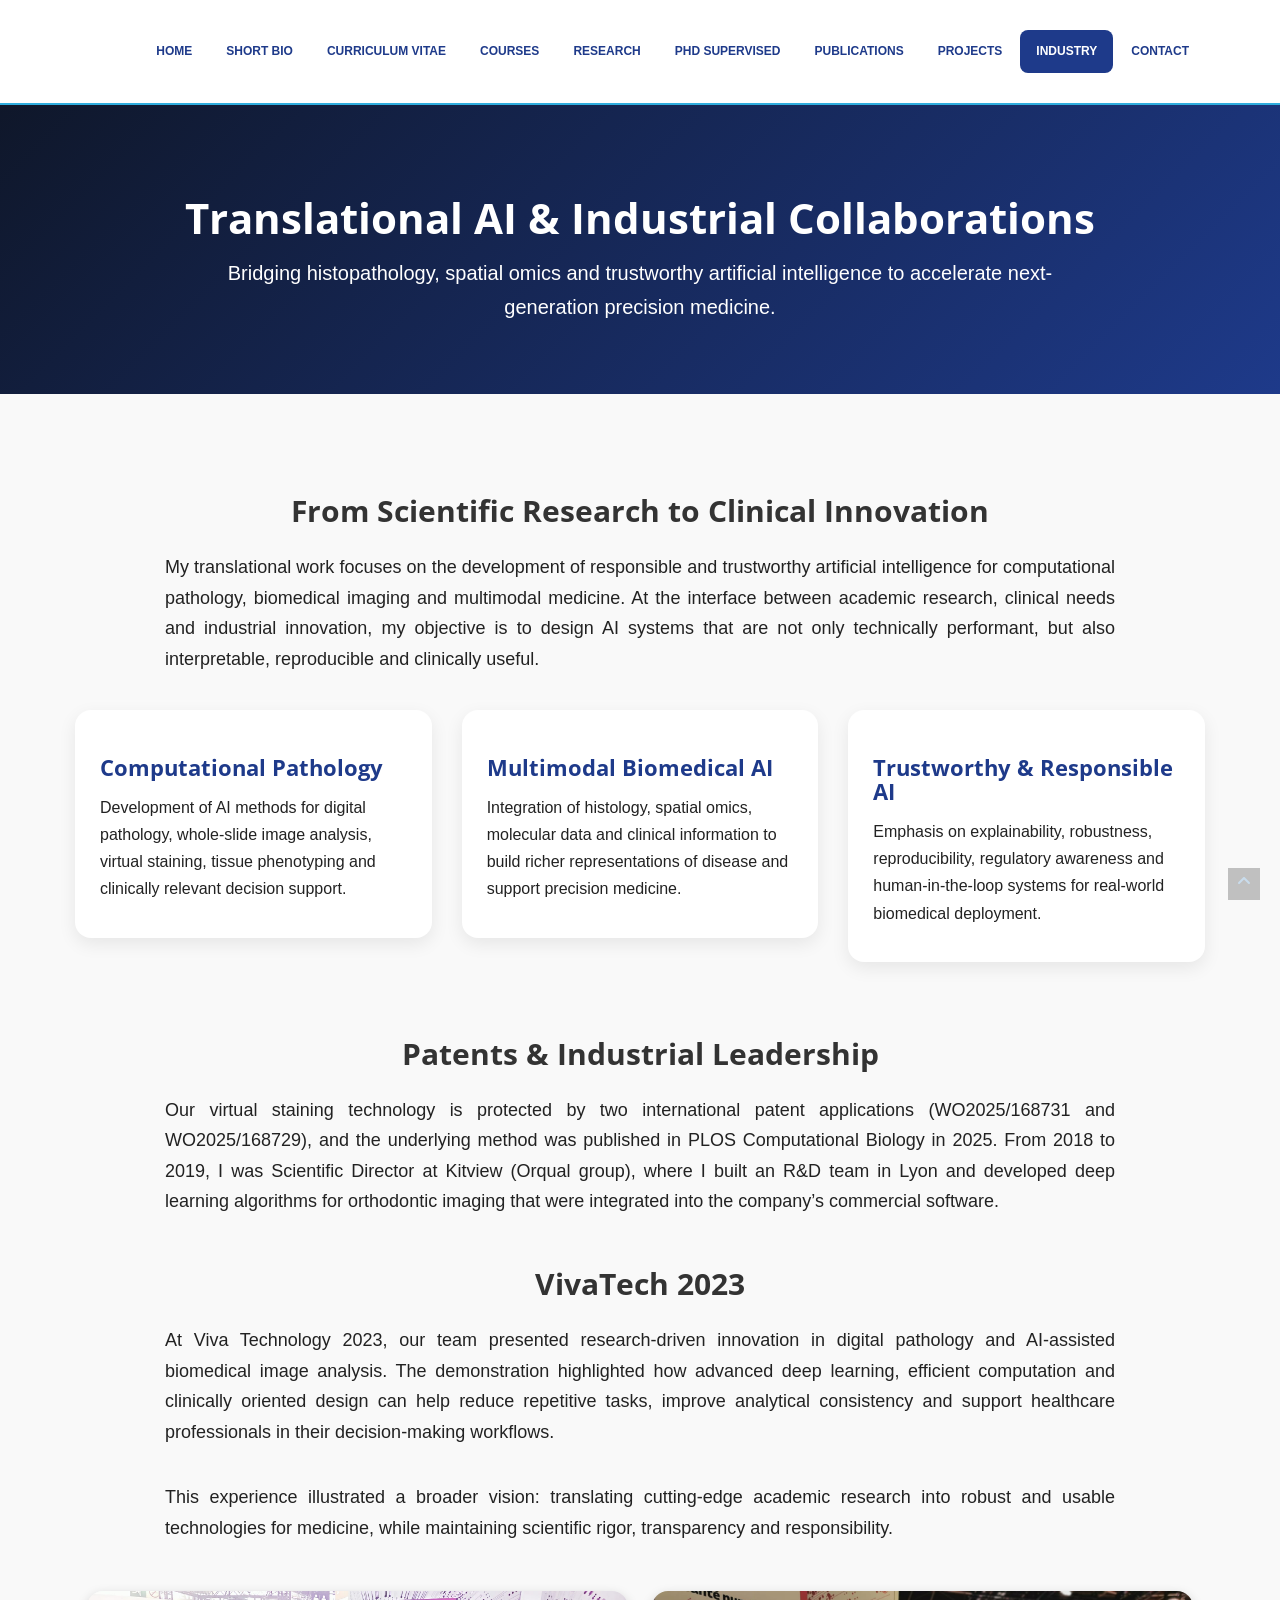
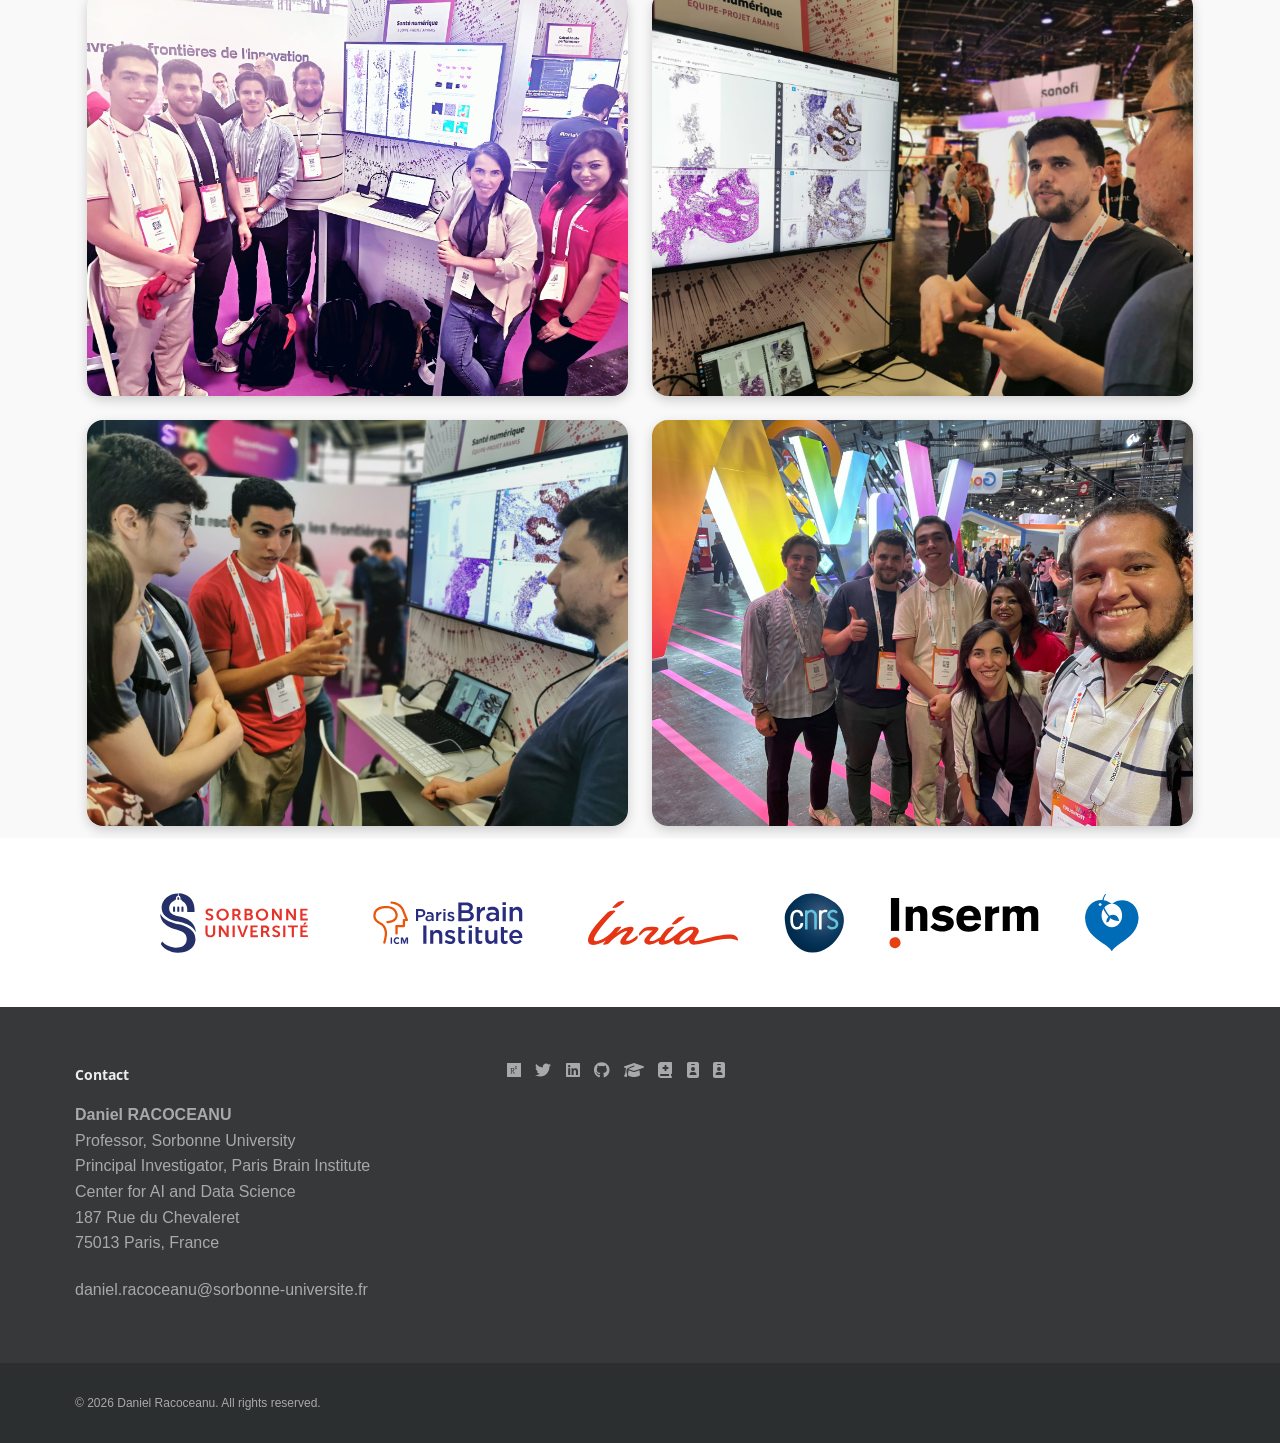
<file: industry.html>
<!DOCTYPE html>
<html lang="en">
<head>
  <meta charset="utf-8">
  <title>Daniel Racoceanu | Translational AI & Industrial Collaborations</title>
  <meta name="viewport" content="width=device-width, initial-scale=1.0">

  <meta name="description" content="Daniel Racoceanu – Professor at Sorbonne University working on AI for computational pathology, multimodal biomedical imaging, spatial omics and trustworthy AI.">
  <meta name="author" content="Daniel Racoceanu">

  <link href="css/bootstrap.min.css" rel="stylesheet">
  <link href="css/fancybox/jquery.fancybox.css" rel="stylesheet">
  <link href="css/flexslider.css" rel="stylesheet">
  <link href="css/style.css" rel="stylesheet">

  <style>
    body {
      font-family: "Helvetica Neue", Arial, sans-serif;
      color: #222;
      line-height: 1.7;
    }

    .hero {
      background: linear-gradient(135deg, #0f172a, #1e3a8a);
      color: white;
      padding: 70px 20px;
      text-align: center;
    }

    .hero h1 {
      font-size: 42px;
      font-weight: 700;
      margin-bottom: 15px;
      color: #ffffff;
    }

    .hero p {
      font-size: 20px;
      max-width: 900px;
      margin: auto;
    }

    .section-title {
      text-align: center;
      margin: 50px 0 25px;
      font-weight: 700;
    }

    .lead-text {
      font-size: 18px;
      max-width: 950px;
      margin: 0 auto 35px;
      text-align: justify;
    }

    .impact-card {
      background: #ffffff;
      border-radius: 16px;
      padding: 25px;
      margin-bottom: 25px;
      box-shadow: 0 6px 18px rgba(0,0,0,0.08);
      height: 100%;
    }

    .impact-card h3 {
      font-size: 22px;
      margin-bottom: 15px;
      color: #1e3a8a;
    }

    .gallery {
      display: flex;
      flex-wrap: wrap;
      justify-content: center;
      margin-top: 30px;
    }

    .gallery a {
      margin: 12px;
      max-width: calc(50% - 24px);
    }

    .gallery img {
      width: 100%;
      height: auto;
      border-radius: 16px;
      box-shadow: 0 4px 12px rgba(0,0,0,0.18);
      transition: 0.3s ease;
    }

    .gallery img:hover {
      transform: translateY(-4px);
      box-shadow: 0 12px 28px rgba(0,0,0,0.25);
    }

    #pre_footer img {
      height: 60px;
      max-width: 150px;
    }

    #pre_footer_support {
      display: flex;
      justify-content: center;
      align-items: center;
    }

    .footer-table {
      width: 80%;
      border: 0;
      margin: 0 auto;
      text-align: center;
    }

    .social-network li {
      display: inline-block;
      margin: 0 8px;
    }

    @media (max-width: 768px) {
      .gallery a {
        max-width: 100%;
      }

      .hero h1 {
        font-size: 32px;
      }

      .hero p {
        font-size: 17px;
      }
    }
  </style>
<link rel="icon" href="img/DR.jpeg">
</head>

<body>
<div id="wrapper">

<header>
  <div class="navbar navbar-default navbar-static-top">
    <div class="container">
      <div class="navbar-header">
        <button type="button" class="navbar-toggle" data-toggle="collapse" data-target=".navbar-collapse" aria-label="Toggle navigation">
          <span class="icon-bar"></span>
          <span class="icon-bar"></span>
          <span class="icon-bar"></span>
        </button>
        <a class="navbar-brand visible-xs" href="index.html">Daniel Racoceanu</a>
      </div>
      <div class="navbar-collapse collapse">
        <ul class="nav navbar-nav">
          <li><a href="index.html">Home</a></li>
          <li><a href="short_bio.html">Short Bio</a></li>
          <li><a href="cv.html">Curriculum Vitae</a></li>
          <li><a href="courses.html">Courses</a></li>
          <li><a href="research.html">Research</a></li>
          <li><a href="phd_supervised.html">PhD Supervised</a></li>
          <li><a href="publications.html">Publications</a></li>
          <li><a href="projects.html">Projects</a></li>
          <li class="active"><a href="industry.html">Industry</a></li>
          <li><a href="contact.html">Contact</a></li>
        </ul>
      </div>
    </div>
  </div>
</header>

<section class="hero">
  <h1>Translational AI & Industrial Collaborations</h1>
  <p>
    Bridging histopathology, spatial omics and trustworthy artificial intelligence
    to accelerate next-generation precision medicine.
  </p>
</section>

<section id="content">
  <div class="container">

    <h2 class="section-title">From Scientific Research to Clinical Innovation</h2>

    <p class="lead-text">
      My translational work focuses on the development of responsible and trustworthy
      artificial intelligence for computational pathology, biomedical imaging and
      multimodal medicine. At the interface between academic research, clinical needs
      and industrial innovation, my objective is to design AI systems that are not only
      technically performant, but also interpretable, reproducible and clinically useful.
    </p>

    <div class="row">
      <div class="col-md-4">
        <div class="impact-card">
          <h3>Computational Pathology</h3>
          <p>
            Development of AI methods for digital pathology, whole-slide image analysis,
            virtual staining, tissue phenotyping and clinically relevant decision support.
          </p>
        </div>
      </div>

      <div class="col-md-4">
        <div class="impact-card">
          <h3>Multimodal Biomedical AI</h3>
          <p>
            Integration of histology, spatial omics, molecular data and clinical information
            to build richer representations of disease and support precision medicine.
          </p>
        </div>
      </div>

      <div class="col-md-4">
        <div class="impact-card">
          <h3>Trustworthy & Responsible AI</h3>
          <p>
            Emphasis on explainability, robustness, reproducibility, regulatory awareness
            and human-in-the-loop systems for real-world biomedical deployment.
          </p>
        </div>
      </div>
    </div>

    <h2 class="section-title">Patents &amp; Industrial Leadership</h2>

    <p class="lead-text">
      Our virtual staining technology is protected by two international patent applications
      (WO2025/168731 and WO2025/168729), and the underlying method was published in PLOS Computational
      Biology in 2025. From 2018 to 2019, I was Scientific Director at Kitview (Orqual group), where I built
      an R&amp;D team in Lyon and developed deep learning algorithms for orthodontic imaging that were
      integrated into the company’s commercial software.
    </p>

    <h2 class="section-title">VivaTech 2023</h2>

    <p class="lead-text">
      At Viva Technology 2023, our team presented research-driven innovation in digital
      pathology and AI-assisted biomedical image analysis. The demonstration highlighted
      how advanced deep learning, efficient computation and clinically oriented design
      can help reduce repetitive tasks, improve analytical consistency and support
      healthcare professionals in their decision-making workflows.
    </p>

    <p class="lead-text">
      This experience illustrated a broader vision: translating cutting-edge academic
      research into robust and usable technologies for medicine, while maintaining
      scientific rigor, transparency and responsibility.
    </p>

    <div class="gallery">
      <a href="pics/vivatech/1.jpg" target="_blank">
        <img src="pics/vivatech/1.jpg" alt="Team stand at VivaTech 2023">
      </a>

      <a href="pics/vivatech/2.jpg" target="_blank">
        <img src="pics/vivatech/2.jpg" alt="Presentation of digital pathology technologies">
      </a>

      <a href="pics/vivatech/4.jpg" target="_blank">
        <img src="pics/vivatech/4.jpg" alt="Visitors discussing AI and digital pathology">
      </a>

      <a href="pics/vivatech/5.jpg" target="_blank">
        <img src="pics/vivatech/5.jpg" alt="Immersive demonstration of biomedical AI tools">
      </a>
    </div>

  </div>
</section>

<br><br>

<div id="pre_footer">
  <div id="pre_footer_support">
    <table class="footer-table">
      <tr>
        <td>
          <a href="https://www.sorbonne-universite.fr/en" title="Sorbonne University">
            <img src="img/logos/Logo_of_Sorbonne_University.svg" alt="Sorbonne University">
          </a>
        </td>

        <td>
          <a href="https://institutducerveau-icm.org/en/" title="Paris Brain Institute">
            <img src="img/logos/paris-brain-institute-icm-logo-vector.svg" alt="Paris Brain Institute">
          </a>
        </td>

        <td>
          <a href="https://www.inria.fr/en" title="Inria">
            <img src="img/logos/inria.svg" alt="Inria">
          </a>
        </td>

        <td>
          <a href="https://www.cnrs.fr/en" title="CNRS">
            <img src="img/logos/logoCNRS.svg" alt="CNRS">
          </a>
        </td>

        <td>
          <a href="https://www.inserm.fr/en" title="Inserm">
            <img src="img/logos/Inserm.svg" alt="Inserm">
          </a>
        </td>

        <td>
          <a href="https://www.aphp.fr/" title="AP-HP">
            <img src="img/logos/Assistance_publique.svg" alt="AP-HP">
          </a>
        </td>
      </tr>
    </table>
  </div>
</div>

<br><br>

<footer>
  <div class="container">
    <div class="row">

      <div class="col-lg-4">
        <div class="widget">
          <h5 class="widgetheading">Contact</h5>
          <address>
            <strong>Daniel RACOCEANU</strong><br>
            Professor, Sorbonne University<br>
            Principal Investigator, Paris Brain Institute<br>
            Center for AI and Data Science<br>
            187 Rue du Chevaleret<br>
            75013 Paris, France
          </address>
          <p>
            <i class="icon-envelope-alt"></i>
            daniel.racoceanu@sorbonne-universite.fr
          </p>
        </div>
      </div>

      <div class="col-lg-8">
        <ul class="social-network">
          <li>
            <a href="https://www.researchgate.net/profile/Daniel-Racoceanu" title="ResearchGate">
              <i class="fab fa-researchgate"></i>
            </a>
          </li>

          <li>
            <a href="https://x.com/daniraco" title="X / Twitter">
              <i class="fab fa-twitter"></i>
            </a>
          </li>

          <li>
            <a href="https://www.linkedin.com/in/daniraco" title="LinkedIn">
              <i class="fab fa-linkedin"></i>
            </a>
          </li>

          <li>
            <a href="https://github.com/daniraco" title="GitHub">
              <i class="fab fa-github"></i>
            </a>
          </li>

          <li>
            <a href="https://scholar.google.com/citations?user=2eBRLj0AAAAJ" title="Google Scholar">
              <i class="fas fa-graduation-cap"></i>
            </a>
          </li>

          <li>
            <a href="https://pubmed.ncbi.nlm.nih.gov/?term=Racoceanu+D" title="PubMed">
              <i class="fas fa-book-medical"></i>
            </a>
          </li>

          <li>
            <a href="https://orcid.org/0000-0002-9416-1803" title="ORCID">
              <i class="fas fa-id-badge"></i>
            </a>
          </li>

          <li>
            <a href="https://www.scopus.com/authid/detail.uri?authorId=6603452376" title="Scopus">
              <i class="fas fa-id-badge"></i>
            </a>
          </li>
        </ul>
      </div>

    </div>
  </div>

  <div id="sub-footer">
    <div class="container">
      <div class="row">
        <div class="col-lg-12">
          <div class="copyright">
            <p>
              &copy; <span class="year">2026</span> Daniel Racoceanu. All rights reserved.
            </p>
          </div>
        </div>
      </div>
    </div>
  </div>
</footer>

</div>

<a href="#" class="scrollup">
  <i class="fa fa-angle-up active"></i>
</a>

<script src="js/jquery.js"></script>
<script src="js/jquery.easing.1.3.js"></script>
<script src="js/bootstrap.min.js"></script>
<script src="js/jquery.fancybox.pack.js"></script>
<script src="js/jquery.fancybox-media.js"></script>
<script src="js/portfolio/jquery.quicksand.js"></script>
<script src="js/portfolio/setting.js"></script>
<script src="js/jquery.flexslider.js"></script>
<script src="js/animate.js"></script>
<script src="js/custom.js"></script>
<script src="js/fontawesome/all.js"></script>

</body>
</html>
</file>
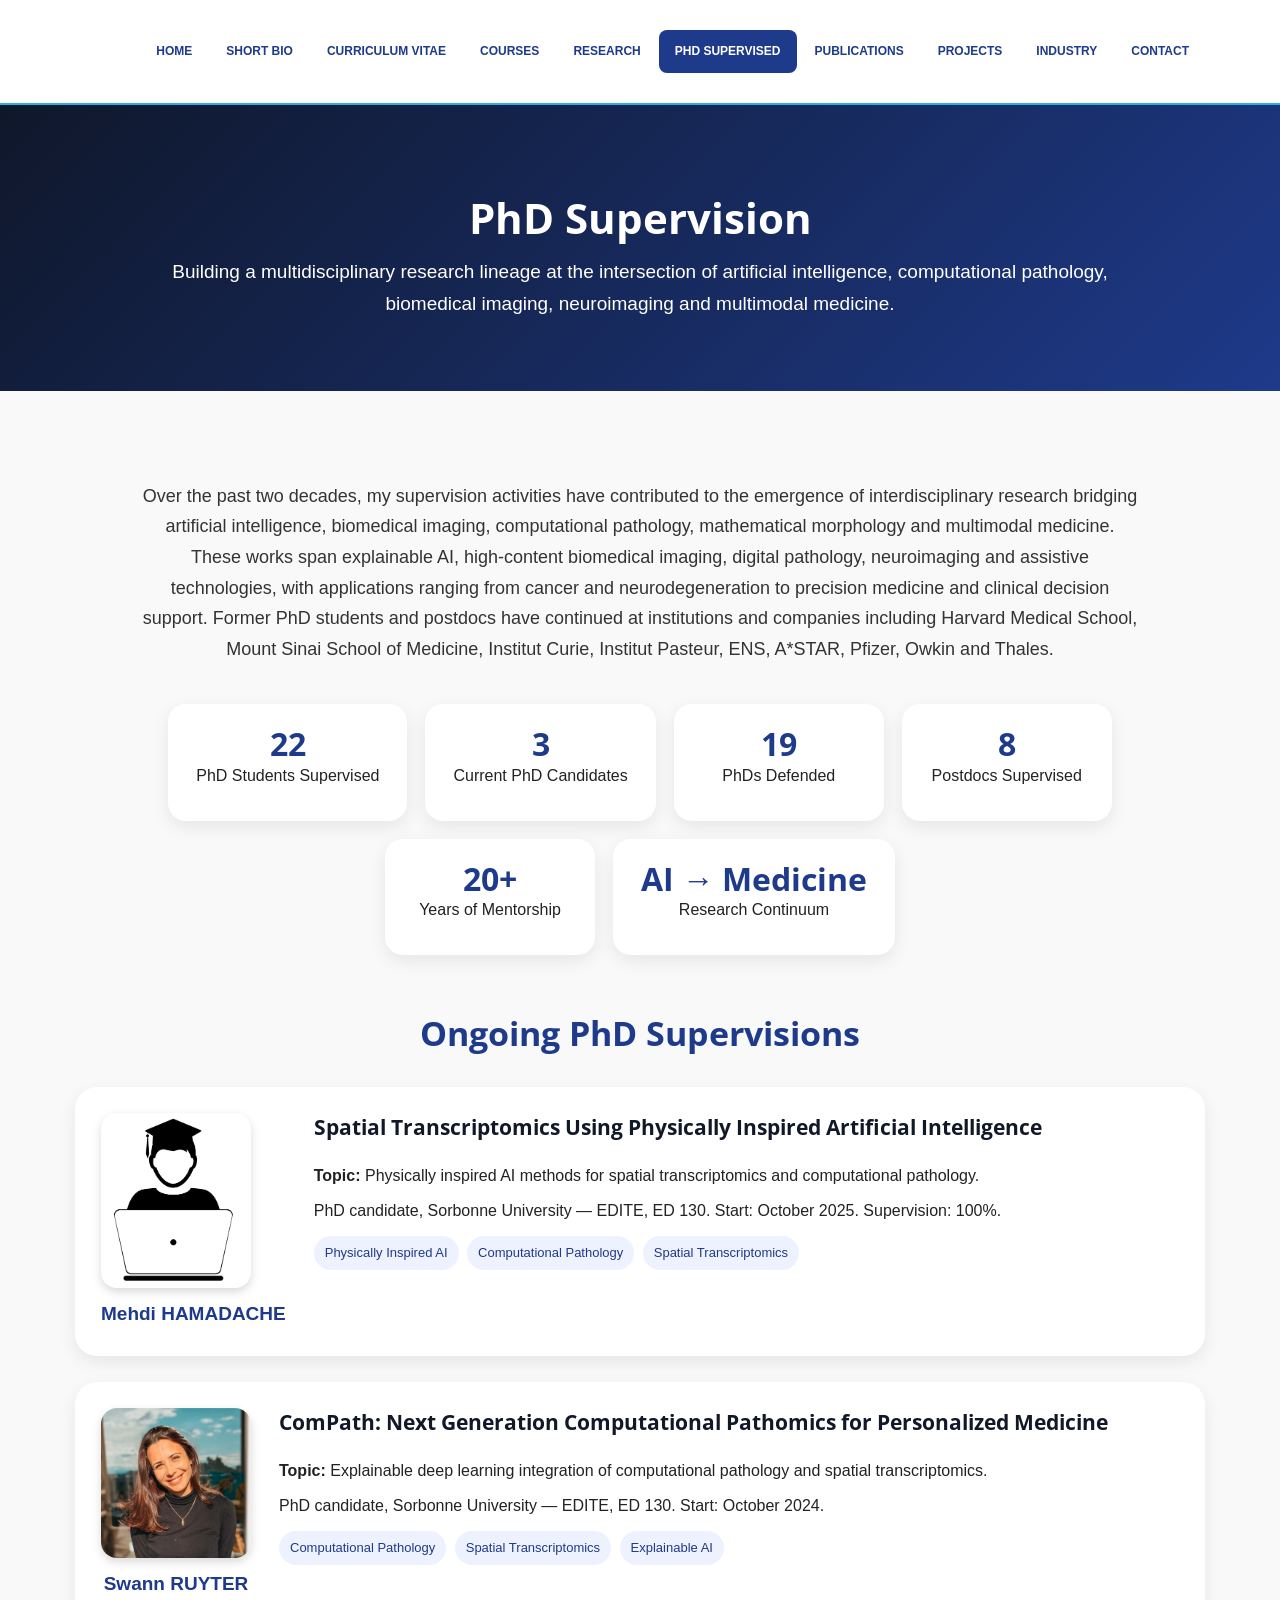
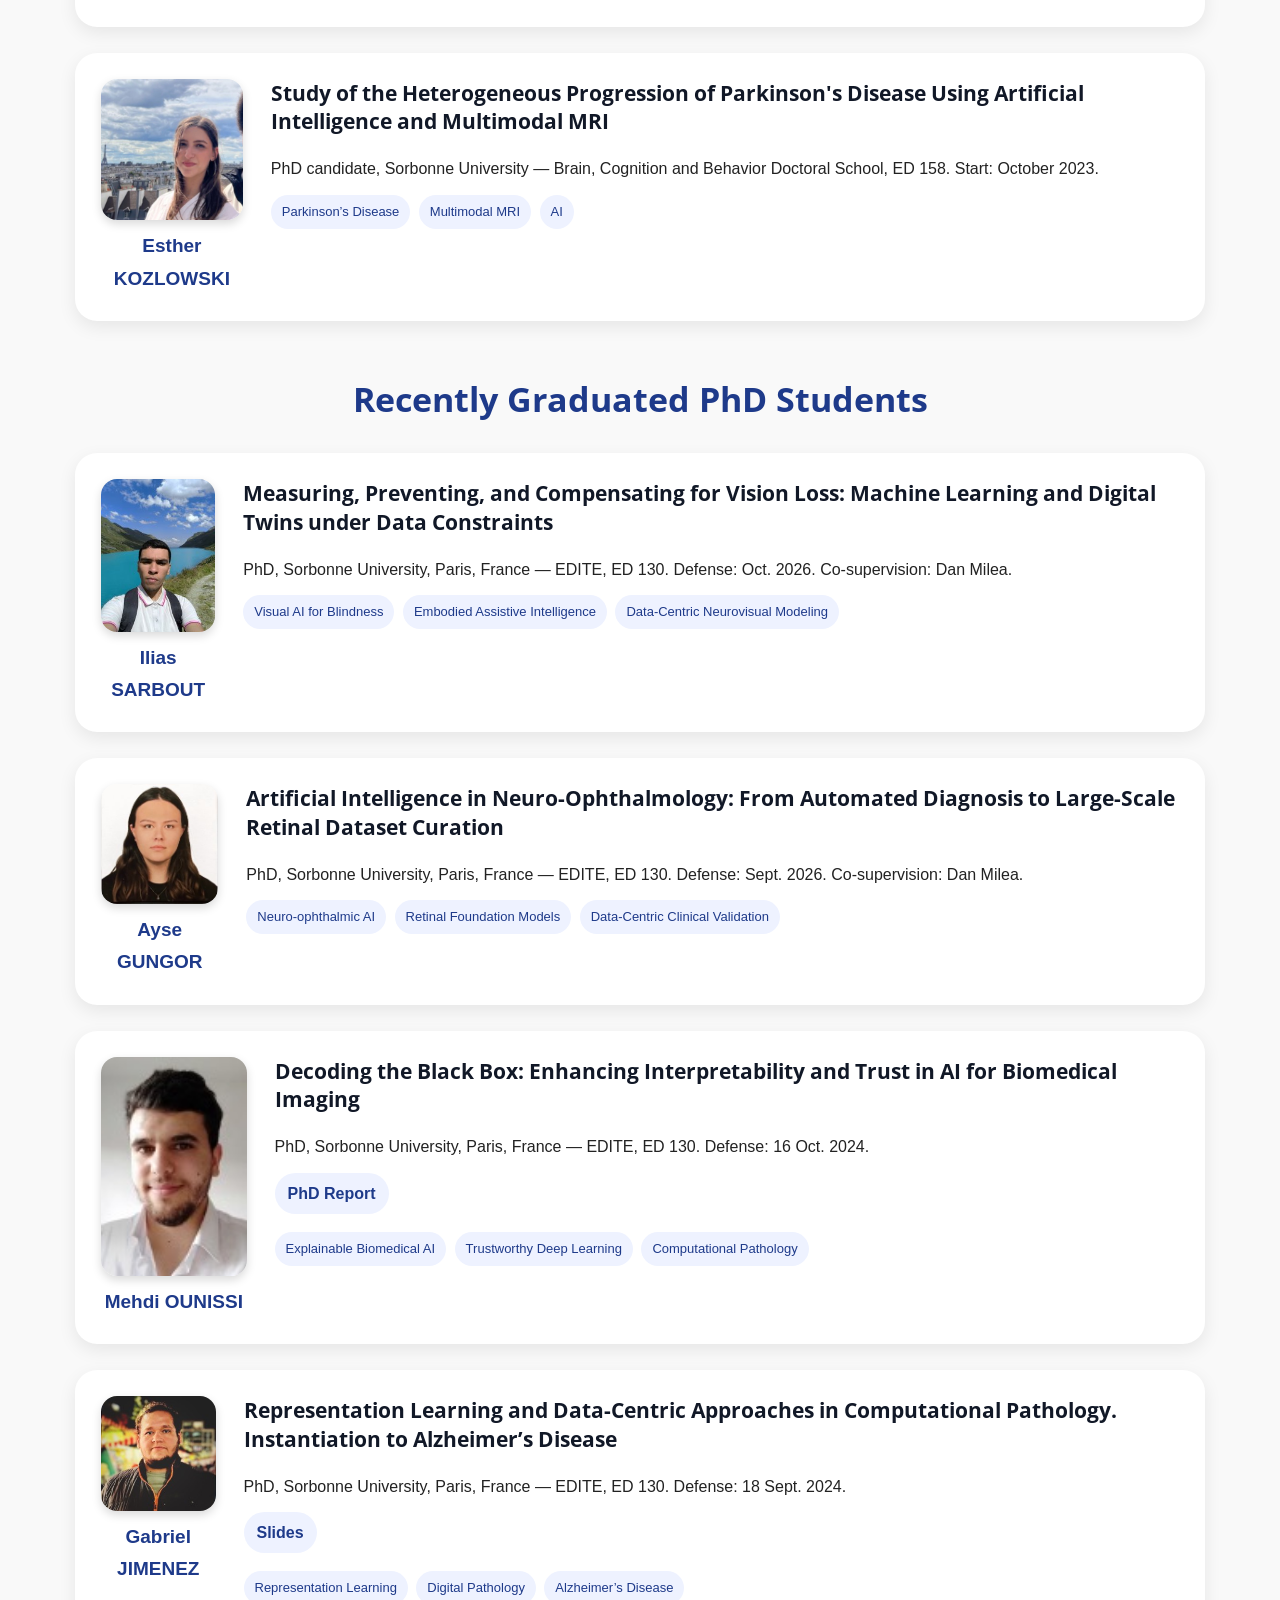
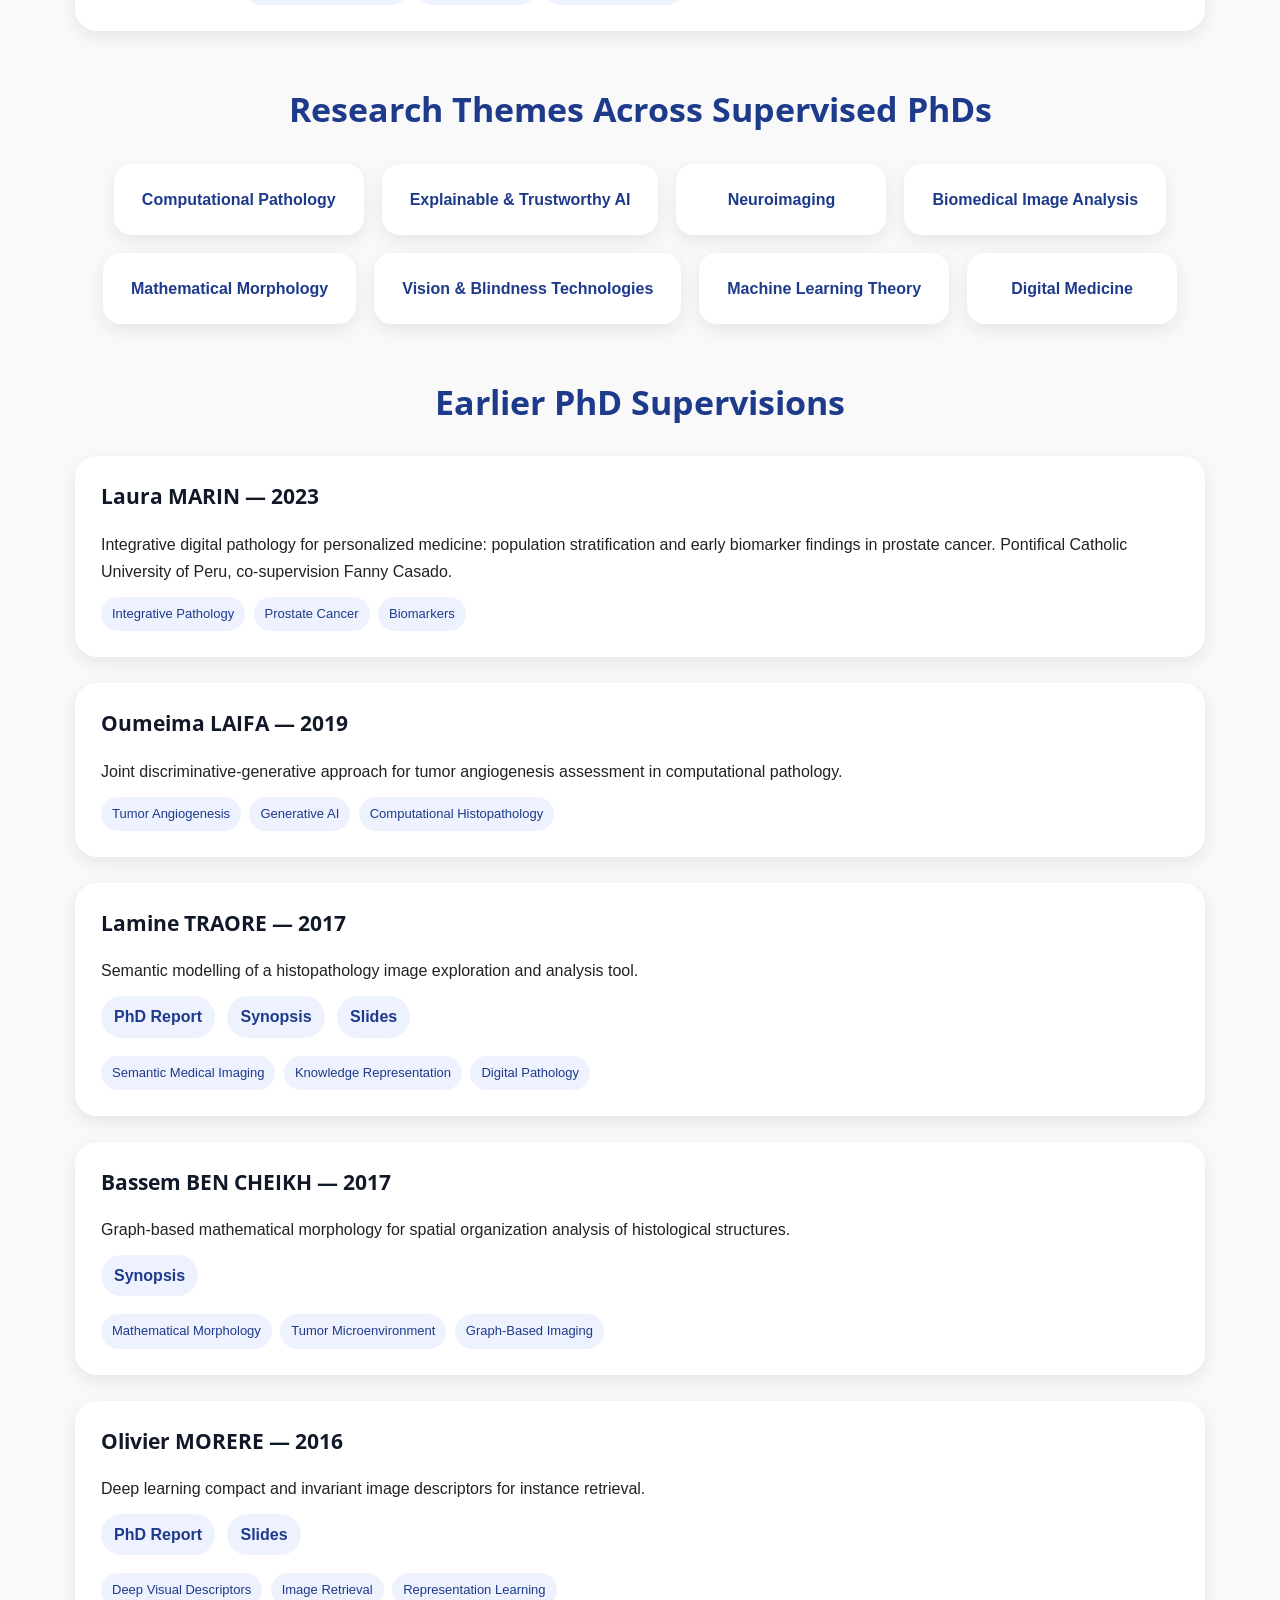
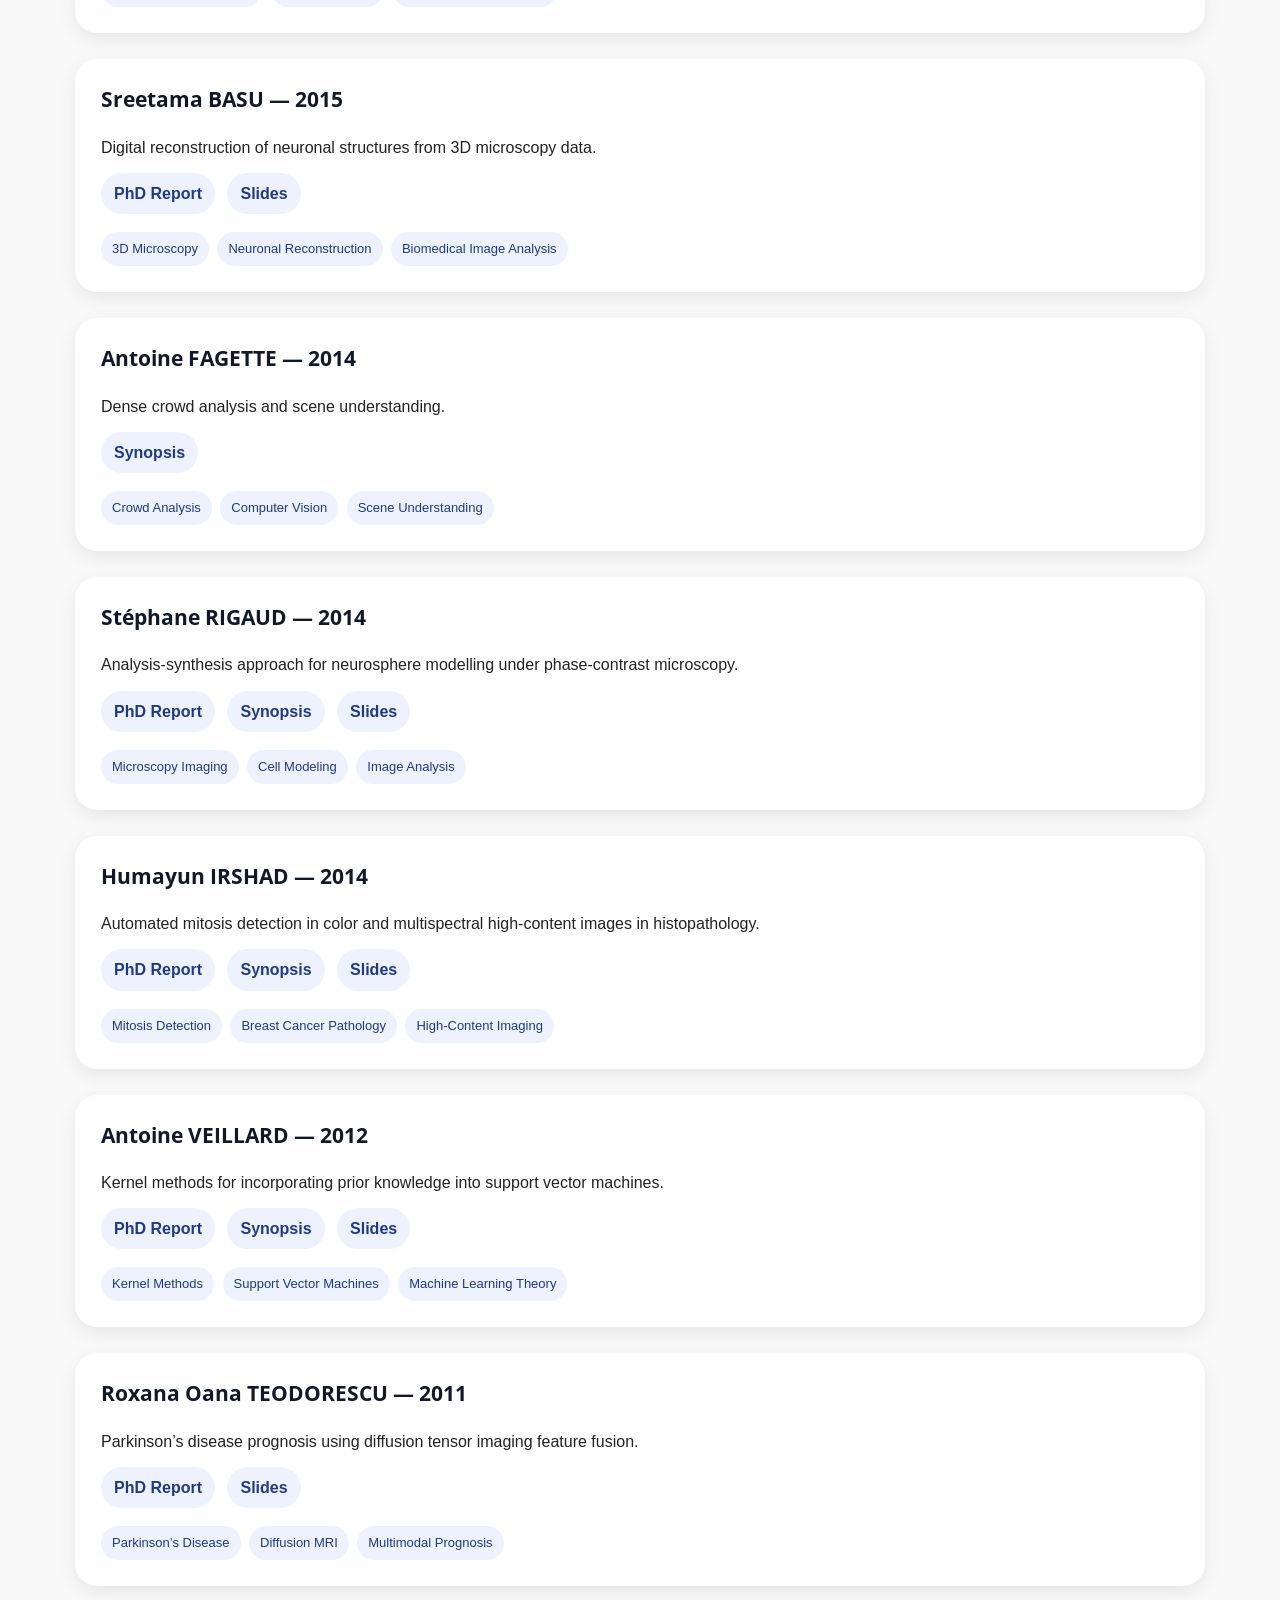
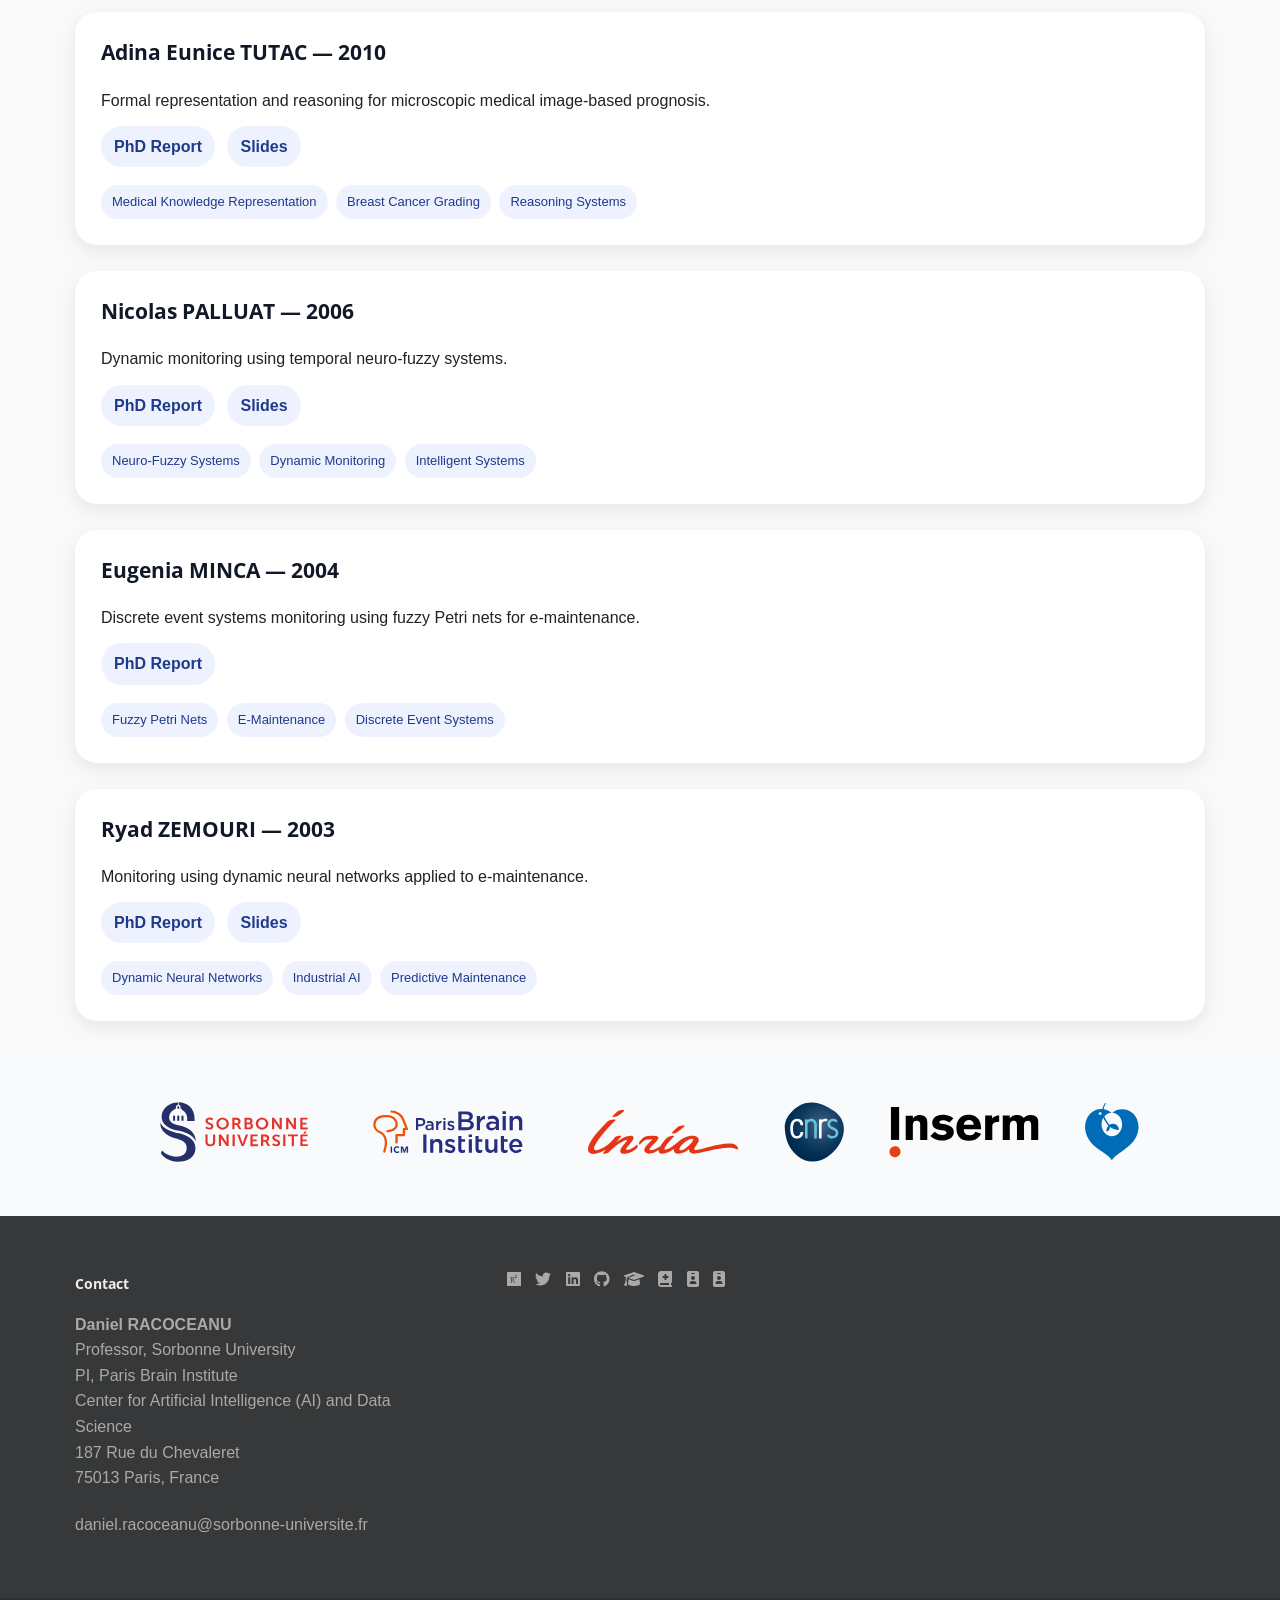
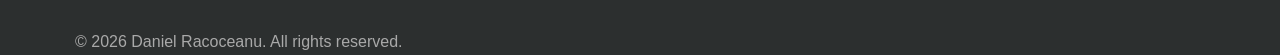
<file: phd_supervised.html>
<!DOCTYPE html>
<html lang="en">
<head>
  <meta charset="utf-8">
  <title>Daniel Racoceanu | PhD Supervision</title>
  <meta name="viewport" content="width=device-width, initial-scale=1.0">

  <meta name="description" content="PhD supervision by Daniel Racoceanu in artificial intelligence, computational pathology, biomedical imaging, neuroimaging and multimodal medicine.">
  <meta name="author" content="Daniel Racoceanu">

  <link href="css/bootstrap.min.css" rel="stylesheet">
  <link href="css/fancybox/jquery.fancybox.css" rel="stylesheet">
  <link href="css/flexslider.css" rel="stylesheet">
  <link href="css/style.css" rel="stylesheet">

  <style>
    body {
      font-family: "Helvetica Neue", Arial, sans-serif;
      color: #222;
      line-height: 1.7;
      background: #f8fafc;
    }

    .hero {
      background: linear-gradient(135deg, #0f172a, #1e3a8a);
      color: #fff;
      padding: 70px 20px;
      text-align: center;
    }

    .hero h1 {
      font-size: 42px;
      font-weight: 700;
      color: #fff;
      margin-bottom: 15px;
    }

    .hero p {
      font-size: 19px;
      max-width: 980px;
      margin: auto;
      color: #fff;
    }

    .intro-text {
      max-width: 1000px;
      margin: 40px auto;
      text-align: center;
      font-size: 18px;
      color: #333;
    }

    .section-title {
      text-align: center;
      margin: 60px 0 35px;
      font-weight: 700;
      color: #1e3a8a;
      font-size: 34px;
    }

    .metrics-row, .themes-grid {
      display: flex;
      flex-wrap: wrap;
      justify-content: center;
      gap: 18px;
      margin: 25px 0 50px;
    }

    .metric-card, .theme-card {
      background: #fff;
      border-radius: 18px;
      padding: 22px 28px;
      min-width: 210px;
      text-align: center;
      box-shadow: 0 6px 18px rgba(0,0,0,0.08);
    }

    .metric-card h2 {
      color: #1e3a8a;
      font-size: 32px;
      margin: 0;
    }

    .theme-card {
      color: #1e3a8a;
      font-weight: 700;
    }

    .student-card, .compact-phd {
      background: #fff;
      border-radius: 22px;
      padding: 26px;
      margin-bottom: 26px;
      box-shadow: 0 6px 18px rgba(0,0,0,0.08);
    }

    .student-card {
      display: flex;
      gap: 28px;
      align-items: flex-start;
    }

    .student-card img {
      width: 150px;
      height: 150px;
      object-fit: cover;
      border-radius: 16px;
      box-shadow: 0 4px 10px rgba(0,0,0,0.15);
    }

    .student-name {
      font-size: 19px;
      font-weight: 700;
      color: #1e3a8a;
      margin-top: 10px;
      text-align: center;
    }

    .student-info h3, .compact-phd h3 {
      font-size: 21px;
      margin-top: 0;
      color: #111827;
      line-height: 1.35;
    }

    .compact-phd p, .student-info p {
      margin-bottom: 8px;
    }

    .links {
      margin: 12px 0;
    }

    .links a {
      display: inline-block;
      margin-right: 8px;
      margin-bottom: 6px;
      padding: 7px 13px;
      border-radius: 999px;
      background: #eef2ff;
      color: #1e3a8a;
      font-weight: 600;
      text-decoration: none;
    }

    .tag {
      display: inline-block;
      background: #eef2ff;
      color: #1e3a8a;
      padding: 6px 11px;
      border-radius: 999px;
      font-size: 13px;
      margin: 4px 4px 0 0;
    }

    #pre_footer img {
      height: 60px;
      max-width: 150px;
    }

    #pre_footer_support {
      display: flex;
      justify-content: center;
      align-items: center;
    }

    .footer-table {
      width: 80%;
      border: 0;
      margin: 0 auto;
      text-align: center;
    }

    .social-network li {
      display: inline-block;
      margin: 0 8px;
    }

    @media (max-width: 768px) {
      .student-card {
        flex-direction: column;
        align-items: center;
        text-align: center;
      }

      .hero h1 {
        font-size: 32px;
      }

      .hero p {
        font-size: 17px;
      }
    }
  </style>
<link rel="icon" href="img/DR.jpeg">
</head>

<body>
<div id="wrapper">

<header>
  <div class="navbar navbar-default navbar-static-top">
    <div class="container">
      <div class="navbar-header">
        <button type="button" class="navbar-toggle" data-toggle="collapse" data-target=".navbar-collapse" aria-label="Toggle navigation">
          <span class="icon-bar"></span>
          <span class="icon-bar"></span>
          <span class="icon-bar"></span>
        </button>
        <a class="navbar-brand visible-xs" href="index.html">Daniel Racoceanu</a>
      </div>
      <div class="navbar-collapse collapse">
        <ul class="nav navbar-nav">
          <li><a href="index.html">Home</a></li>
          <li><a href="short_bio.html">Short Bio</a></li>
          <li><a href="cv.html">Curriculum Vitae</a></li>
          <li><a href="courses.html">Courses</a></li>
          <li><a href="research.html">Research</a></li>
          <li class="active"><a href="phd_supervised.html">PhD Supervised</a></li>
          <li><a href="publications.html">Publications</a></li>
          <li><a href="projects.html">Projects</a></li>
          <li><a href="industry.html">Industry</a></li>
          <li><a href="contact.html">Contact</a></li>
        </ul>
      </div>
    </div>
  </div>
</header>

<section class="hero">
  <h1>PhD Supervision</h1>
  <p>
    Building a multidisciplinary research lineage at the intersection of artificial intelligence,
    computational pathology, biomedical imaging, neuroimaging and multimodal medicine.
  </p>
</section>

<section id="content">
  <div class="container">

    <p class="intro-text">
      Over the past two decades, my supervision activities have contributed to the emergence of
      interdisciplinary research bridging artificial intelligence, biomedical imaging, computational
      pathology, mathematical morphology and multimodal medicine. These works span explainable AI,
      high-content biomedical imaging, digital pathology, neuroimaging and assistive technologies,
      with applications ranging from cancer and neurodegeneration to precision medicine and clinical decision support. Former PhD students and postdocs have continued
      at institutions and companies including Harvard Medical School, Mount Sinai School of Medicine, Institut Curie,
      Institut Pasteur, ENS, A*STAR, Pfizer, Owkin and Thales.
    </p>

    <div class="metrics-row">
      <div class="metric-card"><h2>22</h2><p>PhD Students Supervised</p></div>
      <div class="metric-card"><h2>3</h2><p>Current PhD Candidates</p></div>
      <div class="metric-card"><h2>19</h2><p>PhDs Defended</p></div>
      <div class="metric-card"><h2>8</h2><p>Postdocs Supervised</p></div>
      <div class="metric-card"><h2>20+</h2><p>Years of Mentorship</p></div>
      <div class="metric-card"><h2>AI → Medicine</h2><p>Research Continuum</p></div>
    </div>

    <h2 class="section-title">Ongoing PhD Supervisions</h2>

    <div class="student-card">
      <div>
        <img src="pics/PhD-Student.png" alt="Mehdi Hamadache">
        <div class="student-name">Mehdi HAMADACHE</div>
      </div>
      <div class="student-info">
        <h3>Spatial Transcriptomics Using Physically Inspired Artificial Intelligence</h3>
        <p><strong>Topic:</strong> Physically inspired AI methods for spatial transcriptomics and computational pathology.</p>
        <p>PhD candidate, Sorbonne University — EDITE, ED 130. Start: October 2025. Supervision: 100%.</p>
        <div>
          <span class="tag">Physically Inspired AI</span>
          <span class="tag">Computational Pathology</span>
          <span class="tag">Spatial Transcriptomics</span>
        </div>
      </div>
    </div>

    <div class="student-card">
      <div>
        <img src="pics/swannruyter.jpeg" alt="Swann Ruyter">
        <div class="student-name">Swann RUYTER</div>
      </div>
      <div class="student-info">
        <h3>ComPath: Next Generation Computational Pathomics for Personalized Medicine</h3>
        <p><strong>Topic:</strong> Explainable deep learning integration of computational pathology and spatial transcriptomics.</p>
        <p>PhD candidate, Sorbonne University — EDITE, ED 130. Start: October 2024.</p>
        <div>
          <span class="tag">Computational Pathology</span>
          <span class="tag">Spatial Transcriptomics</span>
          <span class="tag">Explainable AI</span>
        </div>
      </div>
    </div>

    <div class="student-card">
      <div>
        <img src="pics/estherkozlowski.jpeg" alt="Esther Kozlowski">
        <div class="student-name">Esther KOZLOWSKI</div>
      </div>
      <div class="student-info">
        <h3>Study of the Heterogeneous Progression of Parkinson's Disease Using Artificial Intelligence and Multimodal MRI</h3>
        <p>PhD candidate, Sorbonne University — Brain, Cognition and Behavior Doctoral School, ED 158. Start: October 2023.</p>
        <div>
          <span class="tag">Parkinson’s Disease</span>
          <span class="tag">Multimodal MRI</span>
          <span class="tag">AI</span>
        </div>
      </div>
    </div>

    <h2 class="section-title">Recently Graduated PhD Students</h2>

    <div class="student-card">
      <div>
        <img src="pics/iliassarbout.jpeg" alt="Ilias Sarbout">
        <div class="student-name">Ilias SARBOUT</div>
      </div>
      <div class="student-info">
        <h3>Measuring, Preventing, and Compensating for Vision Loss: Machine Learning and Digital Twins under Data Constraints</h3>
        <p>PhD, Sorbonne University, Paris, France — EDITE, ED 130. Defense: Oct. 2026. Co-supervision: Dan Milea.</p>
        <div>
          <span class="tag">Visual AI for Blindness</span>
          <span class="tag">Embodied Assistive Intelligence</span>
          <span class="tag">Data-Centric Neurovisual Modeling</span>
        </div>
      </div>
    </div>

    <div class="student-card">
      <div>
        <img src="pics/aysegungor.jpeg" alt="Ayse Gungor">
        <div class="student-name">Ayse GUNGOR</div>
      </div>
      <div class="student-info">
        <h3>Artificial Intelligence in Neuro-Ophthalmology: From Automated Diagnosis to Large-Scale Retinal Dataset Curation</h3>
        <p>PhD, Sorbonne University, Paris, France — EDITE, ED 130. Defense: Sept. 2026. Co-supervision: Dan Milea.</p>
        <div>
          <span class="tag">Neuro-ophthalmic AI</span>
          <span class="tag">Retinal Foundation Models</span>
          <span class="tag">Data-Centric Clinical Validation</span>
        </div>
      </div>
    </div>

    <div class="student-card">
      <div>
        <img src="pics/mehdiounissi.jpg" alt="Mehdi Ounissi">
        <div class="student-name">Mehdi OUNISSI</div>
      </div>
      <div class="student-info">
        <h3>Decoding the Black Box: Enhancing Interpretability and Trust in AI for Biomedical Imaging</h3>
        <p>PhD, Sorbonne University, Paris, France — EDITE, ED 130. Defense: 16 Oct. 2024.</p>
        <p class="links">
          <a href="pubs/PhD_supervized/PhD_mehdiounissi.pdf">PhD Report</a>
        </p>
        <div>
          <span class="tag">Explainable Biomedical AI</span>
          <span class="tag">Trustworthy Deep Learning</span>
          <span class="tag">Computational Pathology</span>
        </div>
      </div>
    </div>

    <div class="student-card">
      <div>
        <img src="pics/gabrieljimenez.jpeg" alt="Gabriel Jimenez">
        <div class="student-name">Gabriel JIMENEZ</div>
      </div>
      <div class="student-info">
        <h3>Representation Learning and Data-Centric Approaches in Computational Pathology. Instantiation to Alzheimer’s Disease</h3>
        <p>PhD, Sorbonne University, Paris, France — EDITE, ED 130. Defense: 18 Sept. 2024.</p>
        <p class="links">
          <a href="pubs/PhD_supervized/PhD_gabrieljimenez_slides.pdf">Slides</a>
        </p>
        <div>
          <span class="tag">Representation Learning</span>
          <span class="tag">Digital Pathology</span>
          <span class="tag">Alzheimer’s Disease</span>
        </div>
      </div>
    </div>

    <h2 class="section-title">Research Themes Across Supervised PhDs</h2>

    <div class="themes-grid">
      <div class="theme-card">Computational Pathology</div>
      <div class="theme-card">Explainable & Trustworthy AI</div>
      <div class="theme-card">Neuroimaging</div>
      <div class="theme-card">Biomedical Image Analysis</div>
      <div class="theme-card">Mathematical Morphology</div>
      <div class="theme-card">Vision & Blindness Technologies</div>
      <div class="theme-card">Machine Learning Theory</div>
      <div class="theme-card">Digital Medicine</div>
    </div>

    <h2 class="section-title">Earlier PhD Supervisions</h2>

    <div class="compact-phd">
      <h3>Laura MARIN — 2023</h3>
      <p>Integrative digital pathology for personalized medicine: population stratification and early biomarker findings in prostate cancer. Pontifical Catholic University of Peru, co-supervision Fanny Casado.</p>
      <span class="tag">Integrative Pathology</span>
      <span class="tag">Prostate Cancer</span>
      <span class="tag">Biomarkers</span>
    </div>

    <div class="compact-phd">
      <h3>Oumeima LAIFA — 2019</h3>
      <p>Joint discriminative-generative approach for tumor angiogenesis assessment in computational pathology.</p>
      <span class="tag">Tumor Angiogenesis</span>
      <span class="tag">Generative AI</span>
      <span class="tag">Computational Histopathology</span>
    </div>

    <div class="compact-phd">
      <h3>Lamine TRAORE — 2017</h3>
      <p>Semantic modelling of a histopathology image exploration and analysis tool.</p>
      <p class="links">
        <a href="pubs/PhD_supervized/PhD_laminetraore.pdf">PhD Report</a>
        <a href="pubs/PhD_supervized/ResumeThese_laminetraore.pdf">Synopsis</a>
        <a href="pubs/PhD_supervized/PhD_laminetraore_slides.pdf">Slides</a>
      </p>
      <span class="tag">Semantic Medical Imaging</span>
      <span class="tag">Knowledge Representation</span>
      <span class="tag">Digital Pathology</span>
    </div>

    <div class="compact-phd">
      <h3>Bassem BEN CHEIKH — 2017</h3>
      <p>Graph-based mathematical morphology for spatial organization analysis of histological structures.</p>
      <p class="links">
        <a href="pubs/PhD_supervized/ResumeThese_BassemBENCHEIKH.pdf">Synopsis</a>
      </p>
      <span class="tag">Mathematical Morphology</span>
      <span class="tag">Tumor Microenvironment</span>
      <span class="tag">Graph-Based Imaging</span>
    </div>

    <div class="compact-phd">
      <h3>Olivier MORERE — 2016</h3>
      <p>Deep learning compact and invariant image descriptors for instance retrieval.</p>
      <p class="links">
        <a href="pubs/PhD_supervized/PhD_OlivierMORERE.pdf">PhD Report</a>
        <a href="pubs/PhD_supervized/PhD_OlivierMORERE_slides.pdf">Slides</a>
      </p>
      <span class="tag">Deep Visual Descriptors</span>
      <span class="tag">Image Retrieval</span>
      <span class="tag">Representation Learning</span>
    </div>

    <div class="compact-phd">
      <h3>Sreetama BASU — 2015</h3>
      <p>Digital reconstruction of neuronal structures from 3D microscopy data.</p>
      <p class="links">
        <a href="pubs/PhD_supervized/PhD_SreetamaBASU.pdf">PhD Report</a>
        <a href="pubs/PhD_supervized/PhD_SreetamaBASU_slides.pdf">Slides</a>
      </p>
      <span class="tag">3D Microscopy</span>
      <span class="tag">Neuronal Reconstruction</span>
      <span class="tag">Biomedical Image Analysis</span>
    </div>

    <div class="compact-phd">
      <h3>Antoine FAGETTE — 2014</h3>
      <p>Dense crowd analysis and scene understanding.</p>
      <p class="links">
        <a href="pubs/PhD_supervized/ResumeThese_AntoineFAGETTE.pdf">Synopsis</a>
      </p>
      <span class="tag">Crowd Analysis</span>
      <span class="tag">Computer Vision</span>
      <span class="tag">Scene Understanding</span>
    </div>

    <div class="compact-phd">
      <h3>Stéphane RIGAUD — 2014</h3>
      <p>Analysis-synthesis approach for neurosphere modelling under phase-contrast microscopy.</p>
      <p class="links">
        <a href="pubs/PhD_supervized/PhD_StephaneRIGAUD.pdf">PhD Report</a>
        <a href="pubs/PhD_supervized/PhD_StephaneRIGAUD_synopsis.pdf">Synopsis</a>
        <a href="pubs/PhD_supervized/PhD_StephaneRIGAUD_slides.pdf">Slides</a>
      </p>
      <span class="tag">Microscopy Imaging</span>
      <span class="tag">Cell Modeling</span>
      <span class="tag">Image Analysis</span>
    </div>

    <div class="compact-phd">
      <h3>Humayun IRSHAD — 2014</h3>
      <p>Automated mitosis detection in color and multispectral high-content images in histopathology.</p>
      <p class="links">
        <a href="pubs/PhD_supervized/PhD_HumayunIRSHAD.pdf">PhD Report</a>
        <a href="pubs/PhD_supervized/PhD_HumayunIRSHAD_synopsis.pdf">Synopsis</a>
        <a href="pubs/PhD_supervized/PhD_HumayunIRSHAD_slides.pdf">Slides</a>
      </p>
      <span class="tag">Mitosis Detection</span>
      <span class="tag">Breast Cancer Pathology</span>
      <span class="tag">High-Content Imaging</span>
    </div>

    <div class="compact-phd">
      <h3>Antoine VEILLARD — 2012</h3>
      <p>Kernel methods for incorporating prior knowledge into support vector machines.</p>
      <p class="links">
        <a href="pubs/PhD_supervized/PhD_AntoineVEILLARD.pdf">PhD Report</a>
        <a href="pubs/PhD_supervized/PhD_AntoineVEILLARD_synopsis.pdf">Synopsis</a>
        <a href="pubs/PhD_supervized/PhD_AntoineVEILLARD_slides.pdf">Slides</a>
      </p>
      <span class="tag">Kernel Methods</span>
      <span class="tag">Support Vector Machines</span>
      <span class="tag">Machine Learning Theory</span>
    </div>

    <div class="compact-phd">
      <h3>Roxana Oana TEODORESCU — 2011</h3>
      <p>Parkinson’s disease prognosis using diffusion tensor imaging feature fusion.</p>
      <p class="links">
        <a href="pubs/PhD_supervized/PhD_RoxanaTEODORESCU.pdf">PhD Report</a>
        <a href="pubs/PhD_supervized/PhD_RoxanaTEODORESCU_slides.pdf">Slides</a>
      </p>
      <span class="tag">Parkinson’s Disease</span>
      <span class="tag">Diffusion MRI</span>
      <span class="tag">Multimodal Prognosis</span>
    </div>

    <div class="compact-phd">
      <h3>Adina Eunice TUTAC — 2010</h3>
      <p>Formal representation and reasoning for microscopic medical image-based prognosis.</p>
      <p class="links">
        <a href="pubs/PhD_supervized/PhD_adinatutac.pdf">PhD Report</a>
        <a href="pubs/PhD_supervized/PhD_adinatutac_slides.pdf">Slides</a>
      </p>
      <span class="tag">Medical Knowledge Representation</span>
      <span class="tag">Breast Cancer Grading</span>
      <span class="tag">Reasoning Systems</span>
    </div>

    <div class="compact-phd">
      <h3>Nicolas PALLUAT — 2006</h3>
      <p>Dynamic monitoring using temporal neuro-fuzzy systems.</p>
      <p class="links">
        <a href="pubs/PhD_supervized/PhD_nicolaspalluat.pdf">PhD Report</a>
        <a href="pubs/PhD_supervized/PhD_nicolaspalluat_slides.pdf">Slides</a>
      </p>
      <span class="tag">Neuro-Fuzzy Systems</span>
      <span class="tag">Dynamic Monitoring</span>
      <span class="tag">Intelligent Systems</span>
    </div>

    <div class="compact-phd">
      <h3>Eugenia MINCA — 2004</h3>
      <p>Discrete event systems monitoring using fuzzy Petri nets for e-maintenance.</p>
      <p class="links">
        <a href="pubs/PhD_supervized/PhD_eugeniaminca.zip">PhD Report</a>
      </p>
      <span class="tag">Fuzzy Petri Nets</span>
      <span class="tag">E-Maintenance</span>
      <span class="tag">Discrete Event Systems</span>
    </div>

    <div class="compact-phd">
      <h3>Ryad ZEMOURI — 2003</h3>
      <p>Monitoring using dynamic neural networks applied to e-maintenance.</p>
      <p class="links">
        <a href="pubs/PhD_supervized/PhD_ryadzemouri.pdf">PhD Report</a>
        <a href="pubs/PhD_supervized/PhD_ryadzemouri_slides.pdf">Slides</a>
      </p>
      <span class="tag">Dynamic Neural Networks</span>
      <span class="tag">Industrial AI</span>
      <span class="tag">Predictive Maintenance</span>
    </div>

  </div>
</section>

<br><br>

<div id="pre_footer">
  <div id="pre_footer_support">
    <table class="footer-table">
      <tr>
        <td><a href="https://www.sorbonne-universite.fr/en"><img src="img/logos/Logo_of_Sorbonne_University.svg" alt="Sorbonne University"></a></td>
        <td><a href="https://institutducerveau-icm.org/en/"><img src="img/logos/paris-brain-institute-icm-logo-vector.svg" alt="Paris Brain Institute"></a></td>
        <td><a href="https://www.inria.fr/en"><img src="img/logos/inria.svg" alt="Inria"></a></td>
        <td><a href="https://www.cnrs.fr/en"><img src="img/logos/logoCNRS.svg" alt="CNRS"></a></td>
        <td><a href="https://www.inserm.fr/en"><img src="img/logos/Inserm.svg" alt="Inserm"></a></td>
        <td><a href="https://www.aphp.fr/"><img src="img/logos/Assistance_publique.svg" alt="AP-HP"></a></td>
      </tr>
    </table>
  </div>
</div>

<br><br>

<footer>
  <div class="container">
    <div class="row">

      <div class="col-lg-4">
        <div class="widget">
          <h5 class="widgetheading">Contact</h5>
          <address>
            <strong>Daniel RACOCEANU</strong><br>
            Professor, Sorbonne University<br>
            PI, Paris Brain Institute<br>
            Center for Artificial Intelligence (AI) and Data Science<br>
            187 Rue du Chevaleret<br>
            75013 Paris, France
          </address>
          <p>daniel.racoceanu@sorbonne-universite.fr</p>
        </div>
      </div>

      <div class="col-lg-8">
        <ul class="social-network">
          <li><a href="https://www.researchgate.net/profile/Daniel-Racoceanu" title="ResearchGate"><i class="fab fa-researchgate"></i></a></li>
          <li><a href="https://x.com/daniraco" title="X / Twitter"><i class="fab fa-twitter"></i></a></li>
          <li><a href="https://www.linkedin.com/in/daniraco" title="LinkedIn"><i class="fab fa-linkedin"></i></a></li>
          <li><a href="https://github.com/daniraco" title="GitHub"><i class="fab fa-github"></i></a></li>
          <li><a href="https://scholar.google.com/citations?user=2eBRLj0AAAAJ" title="Google Scholar"><i class="fas fa-graduation-cap"></i></a></li>
          <li><a href="https://pubmed.ncbi.nlm.nih.gov/?term=Racoceanu+D" title="PubMed"><i class="fas fa-book-medical"></i></a></li>
          <li><a href="https://orcid.org/0000-0002-9416-1803" title="ORCID"><i class="fas fa-id-badge"></i></a></li>
          <li><a href="https://www.scopus.com/authid/detail.uri?authorId=6603452376" title="Scopus"><i class="fas fa-id-badge"></i></a></li>
        </ul>
      </div>

    </div>
  </div>

  <div id="sub-footer">
    <div class="container">
      <p>&copy; <span class="year">2026</span> Daniel Racoceanu. All rights reserved.</p>
    </div>
  </div>
</footer>

</div>

<script src="js/jquery.js"></script>
<script src="js/jquery.easing.1.3.js"></script>
<script src="js/bootstrap.min.js"></script>
<script src="js/jquery.fancybox.pack.js"></script>
<script src="js/jquery.fancybox-media.js"></script>
<script src="js/portfolio/jquery.quicksand.js"></script>
<script src="js/portfolio/setting.js"></script>
<script src="js/jquery.flexslider.js"></script>
<script src="js/animate.js"></script>
<script src="js/custom.js"></script>
<script src="js/fontawesome/all.js"></script>

</body>
</html>
</file>
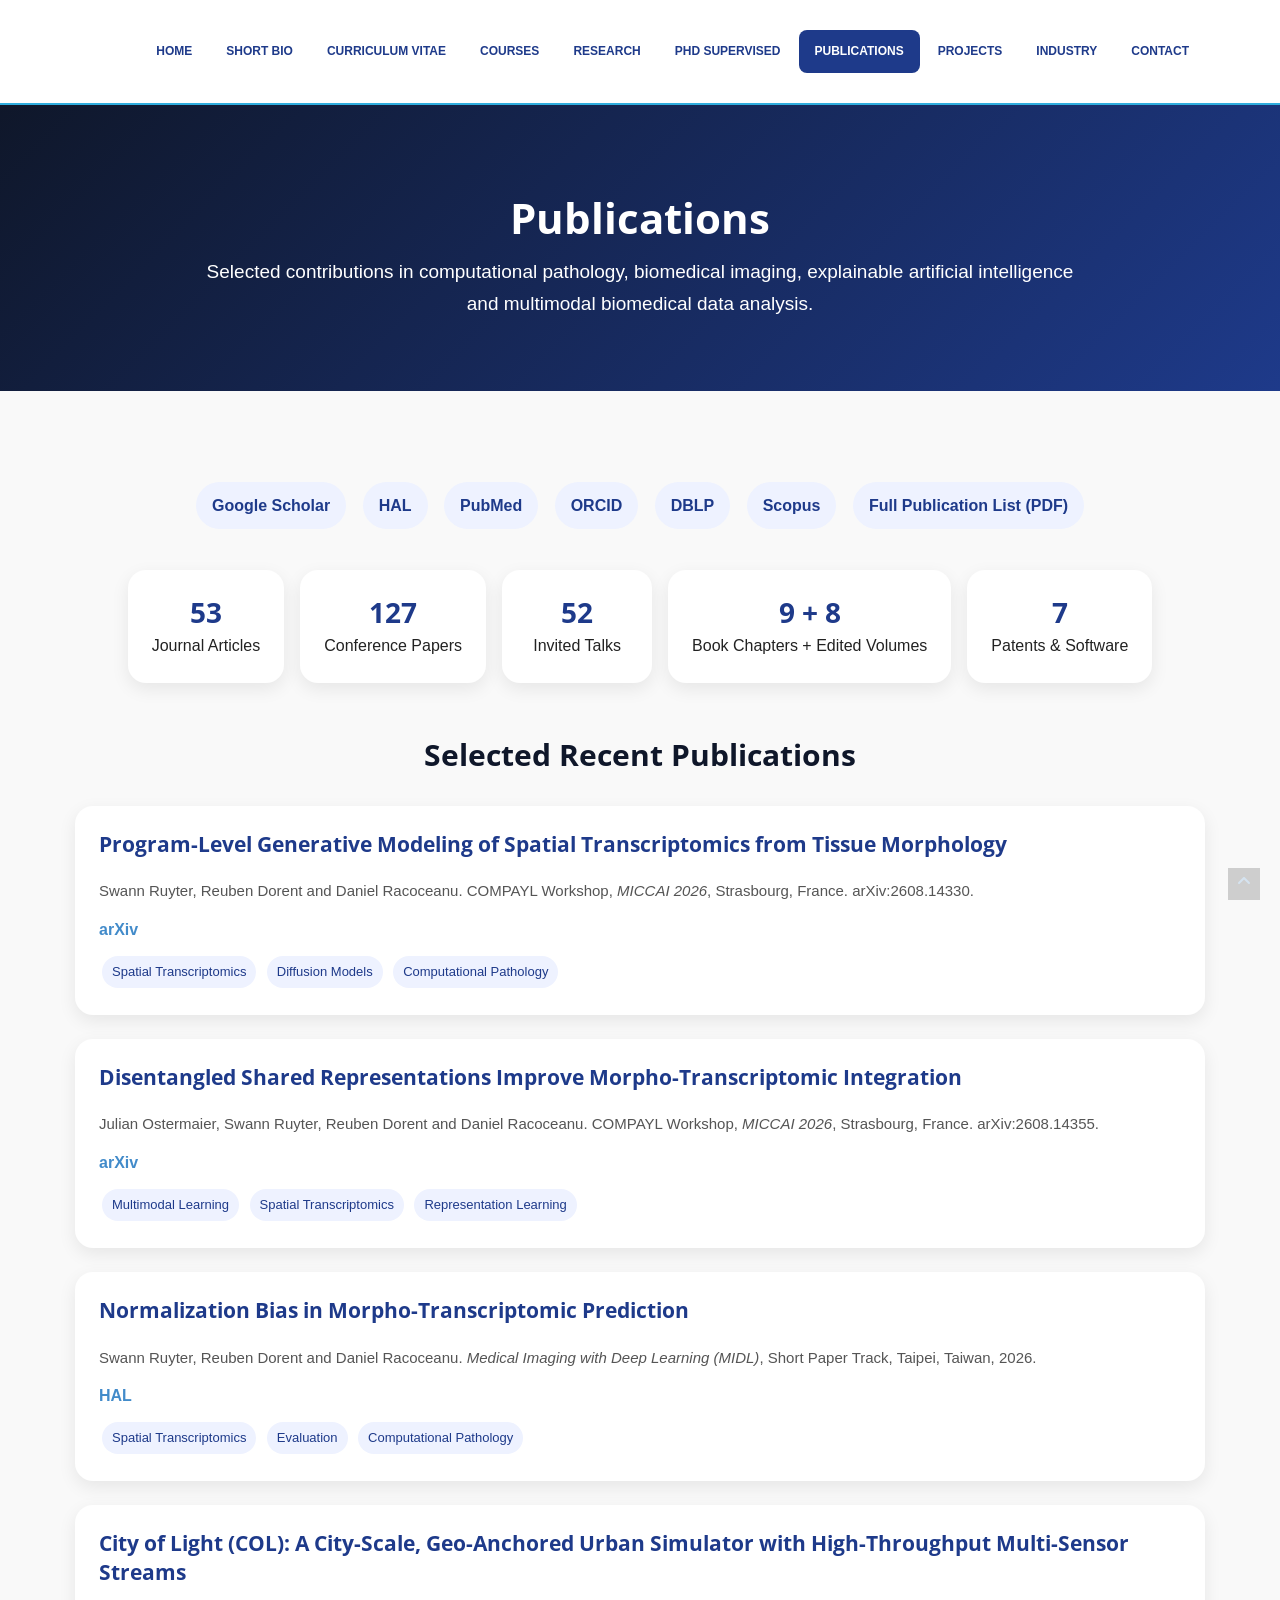
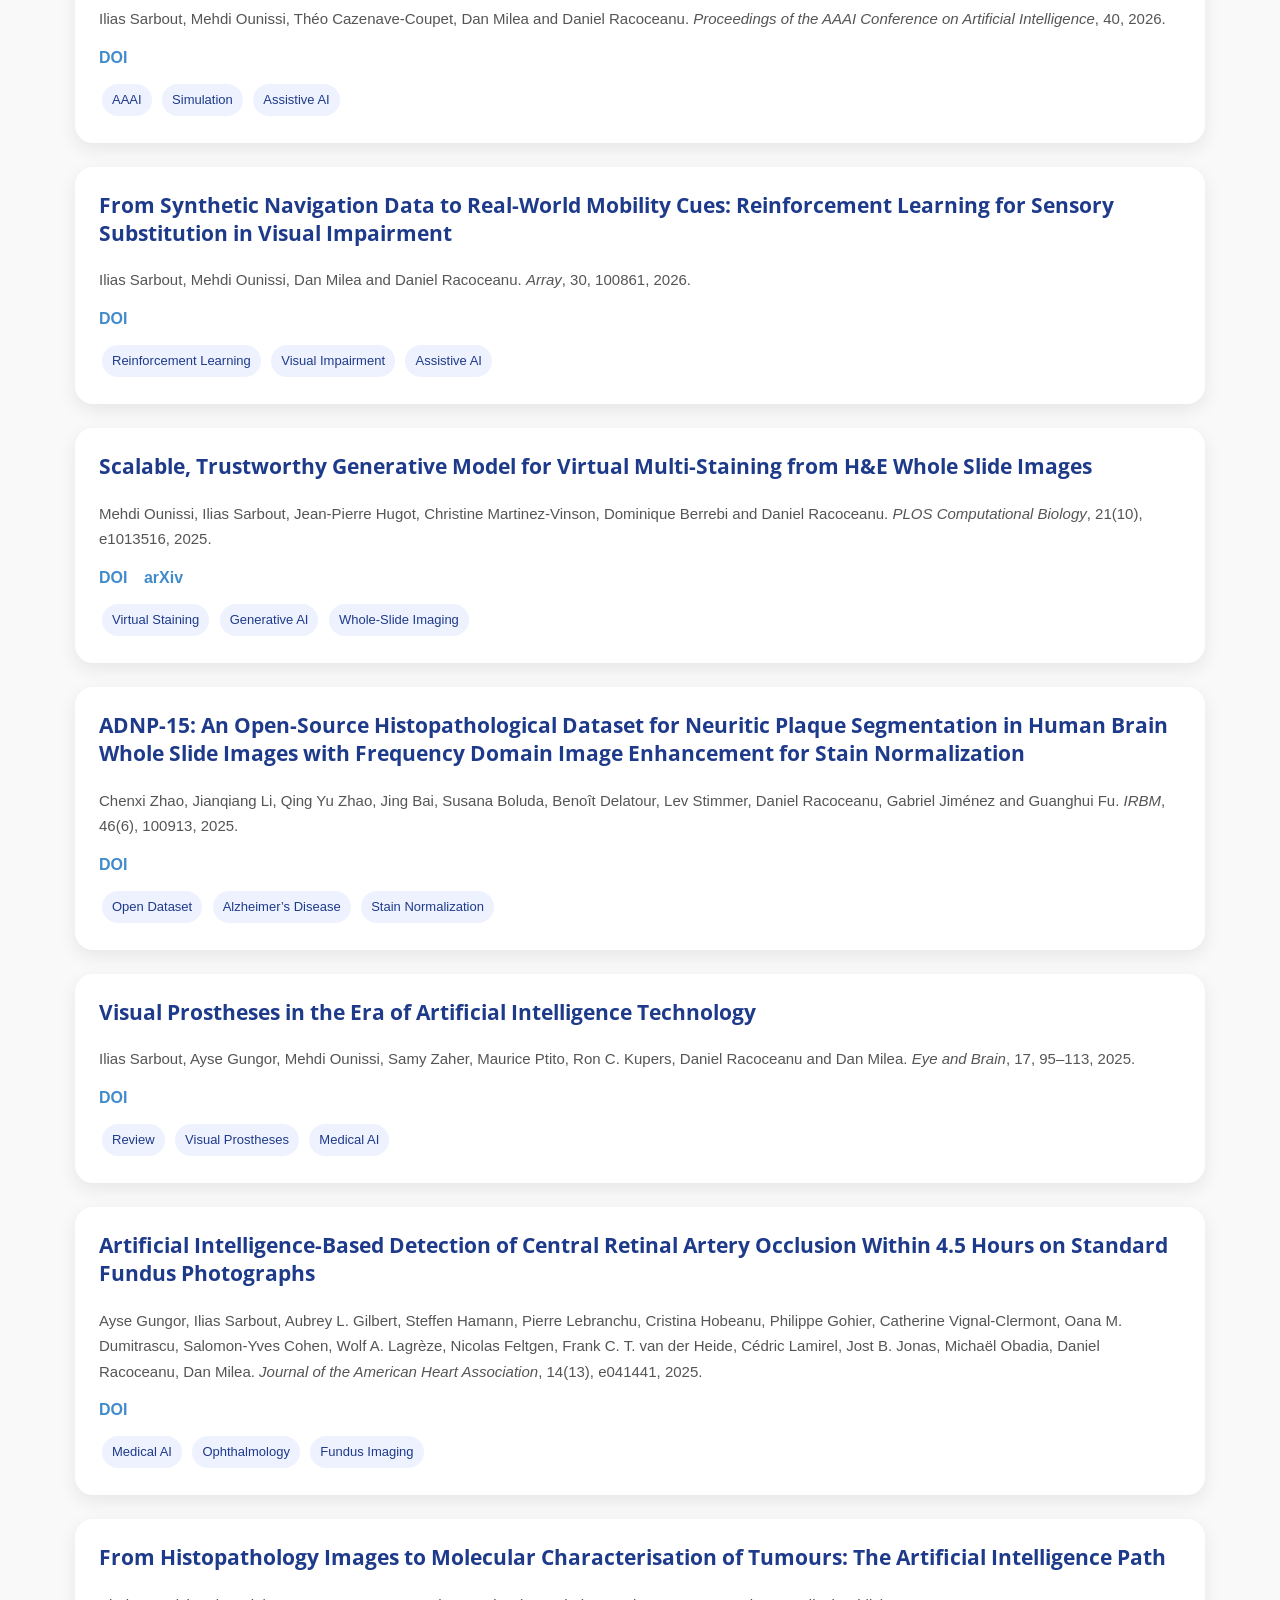
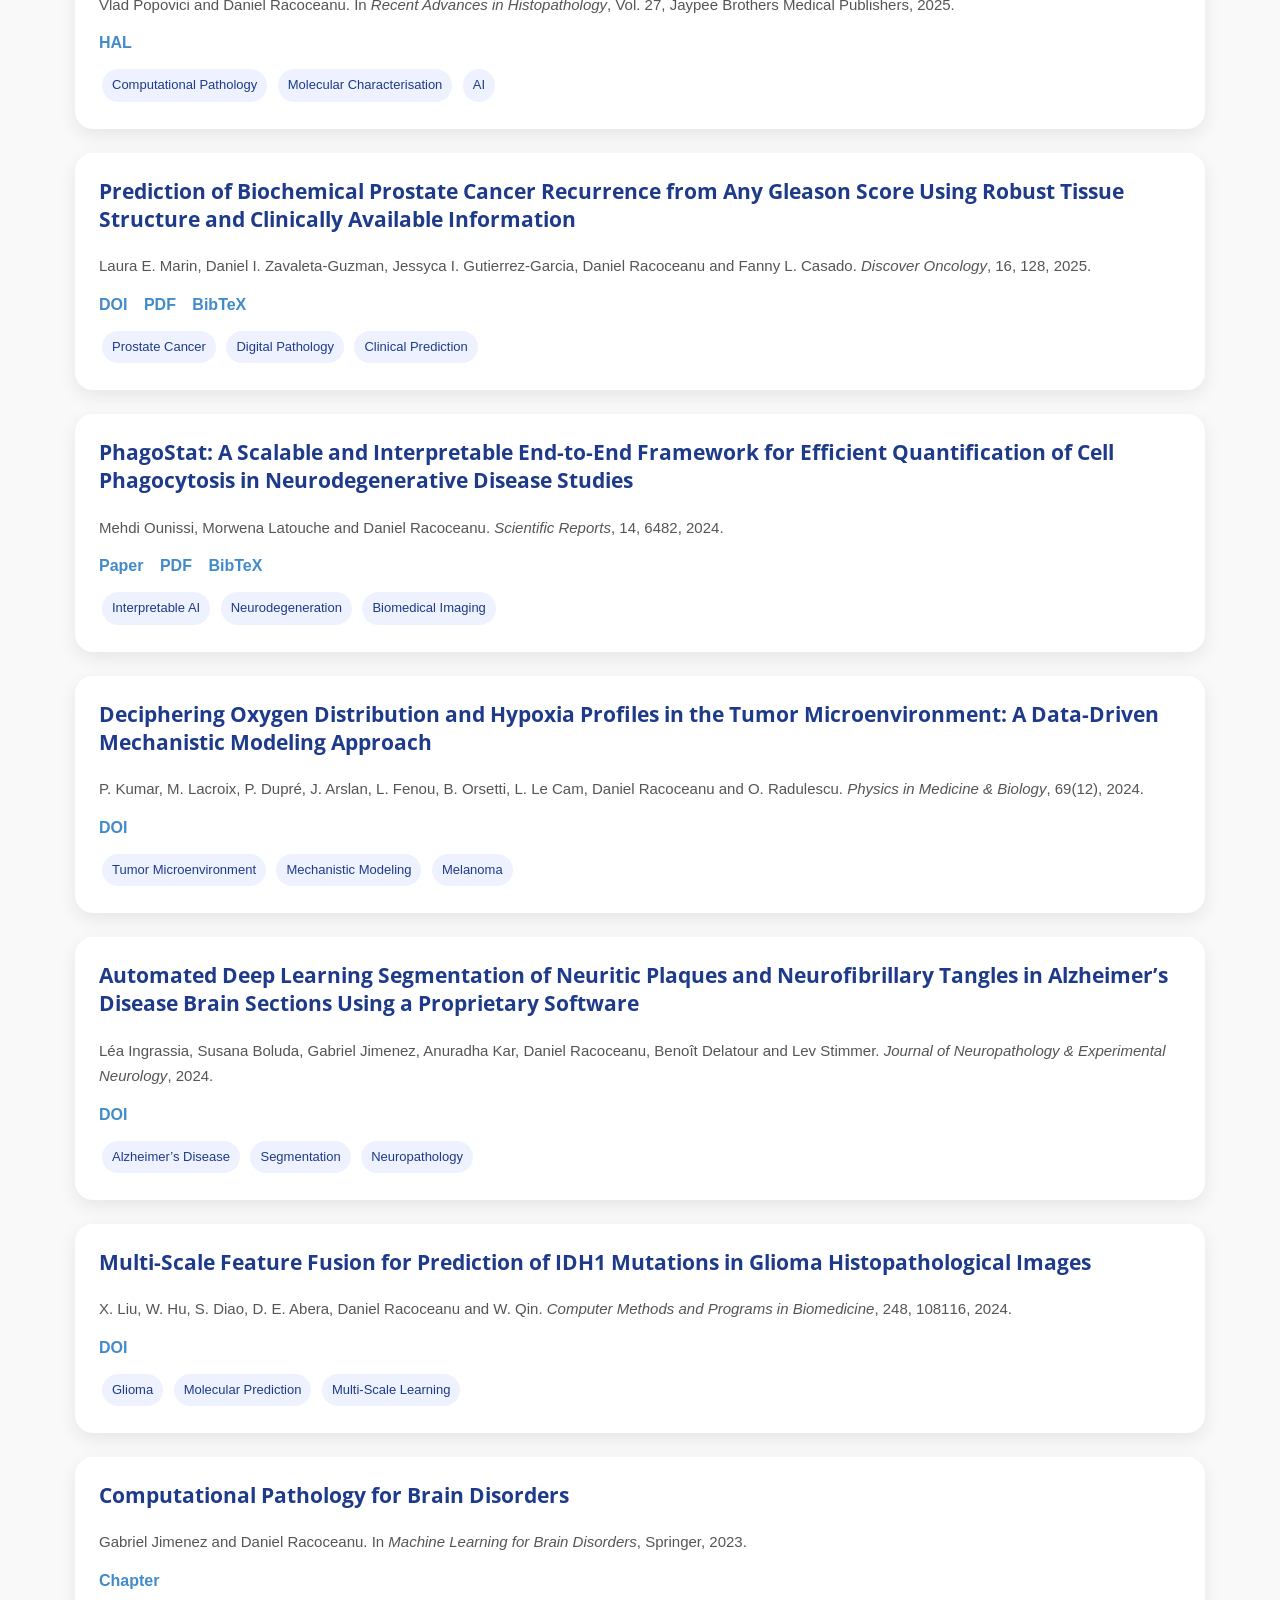
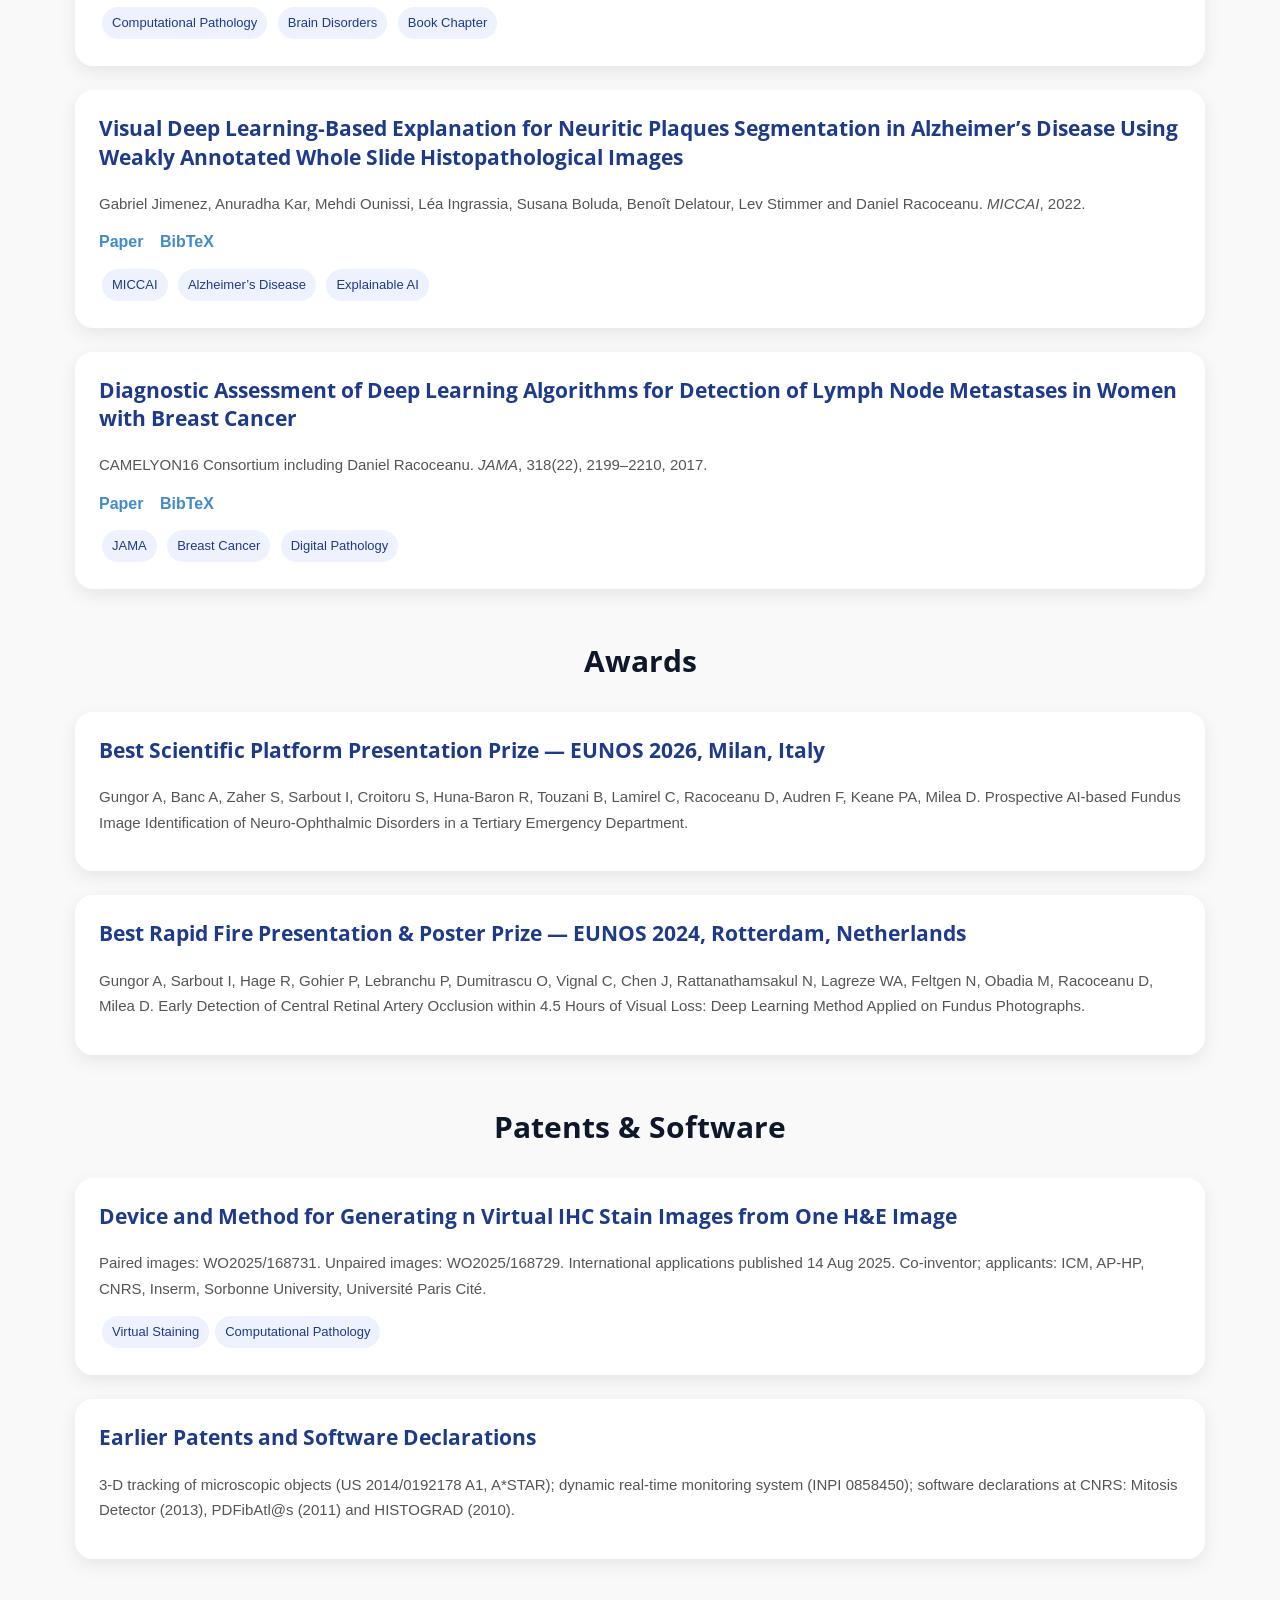
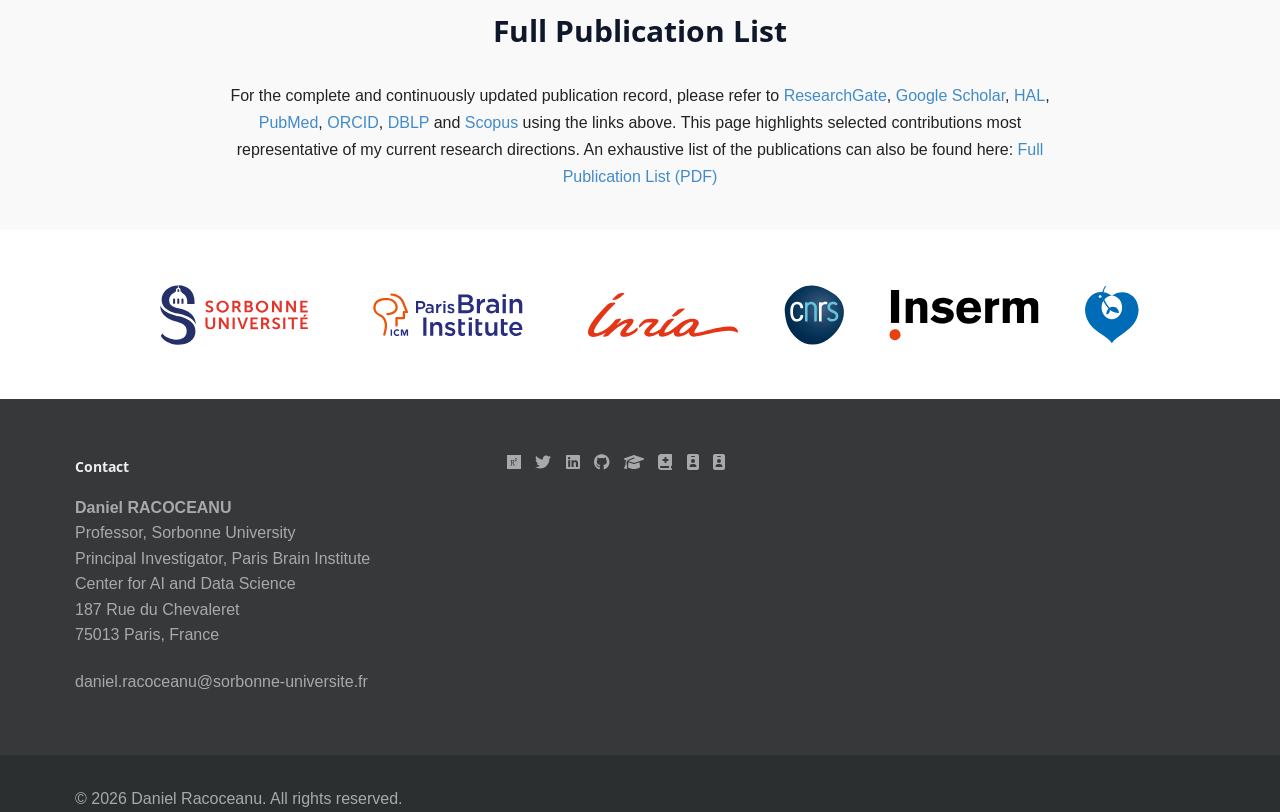
<file: publications.html>
<!DOCTYPE html>
<html lang="en">
<head>
  <meta charset="utf-8">
  <title>Daniel Racoceanu | Publications</title>
  <meta name="viewport" content="width=device-width, initial-scale=1.0">

  <meta name="description" content="Selected publications by Daniel Racoceanu in computational pathology, biomedical imaging, artificial intelligence, digital pathology and multimodal biomedical data analysis.">
  <meta name="author" content="Daniel Racoceanu">

  <link href="css/bootstrap.min.css" rel="stylesheet">
  <link href="css/fancybox/jquery.fancybox.css" rel="stylesheet">
  <link href="css/flexslider.css" rel="stylesheet">
  <link href="css/style.css" rel="stylesheet">

  <style>
    body {
      font-family: "Helvetica Neue", Arial, sans-serif;
      color: #222;
      line-height: 1.7;
    }

    .hero {
      background: linear-gradient(135deg, #0f172a, #1e3a8a);
      color: white;
      padding: 70px 20px;
      text-align: center;
    }

    .hero h1 {
      font-size: 42px;
      font-weight: 700;
      margin-bottom: 15px;
      color: #ffffff;
    }

    .hero p {
      font-size: 19px;
      max-width: 900px;
      margin: auto;
    }

    .section-title {
      text-align: center;
      margin: 55px 0 35px;
      font-weight: 700;
      color: #0f172a;
    }

    .profile-links {
      text-align: center;
      margin: 35px 0;
    }

    .profile-links a {
      display: inline-block;
      margin: 6px;
      padding: 10px 16px;
      border-radius: 999px;
      background: #eef2ff;
      color: #1e3a8a;
      font-weight: 600;
      text-decoration: none;
    }

    .publication-card {
      background: #fff;
      border-radius: 18px;
      padding: 24px;
      margin-bottom: 24px;
      box-shadow: 0 6px 18px rgba(0,0,0,0.08);
    }

    .publication-card h3 {
      margin-top: 0;
      font-size: 21px;
      color: #1e3a8a;
      line-height: 1.35;
    }

    .publication-meta {
      color: #555;
      font-size: 15px;
      margin-bottom: 12px;
    }

    .publication-links a {
      margin-right: 12px;
      font-weight: 600;
    }

    .tag {
      display: inline-block;
      background: #eef2ff;
      color: #1e3a8a;
      padding: 5px 10px;
      border-radius: 999px;
      font-size: 13px;
      margin: 3px;
    }

    #pre_footer img {
      height: 60px;
      max-width: 150px;
    }

    #pre_footer_support {
      display: flex;
      justify-content: center;
      align-items: center;
    }

    .footer-table {
      width: 80%;
      border: 0;
      margin: 0 auto;
      text-align: center;
    }

    .social-network li {
      display: inline-block;
      margin: 0 8px;
    }

    @media (max-width: 768px) {
      .hero h1 {
        font-size: 32px;
      }

      .hero p {
        font-size: 17px;
      }
    }
  </style>
<link rel="icon" href="img/DR.jpeg">
</head>

<body>
<div id="wrapper">

<header>
  <div class="navbar navbar-default navbar-static-top">
    <div class="container">
      <div class="navbar-header">
        <button type="button" class="navbar-toggle" data-toggle="collapse" data-target=".navbar-collapse" aria-label="Toggle navigation">
          <span class="icon-bar"></span>
          <span class="icon-bar"></span>
          <span class="icon-bar"></span>
        </button>
        <a class="navbar-brand visible-xs" href="index.html">Daniel Racoceanu</a>
      </div>
      <div class="navbar-collapse collapse">
        <ul class="nav navbar-nav">
          <li><a href="index.html">Home</a></li>
          <li><a href="short_bio.html">Short Bio</a></li>
          <li><a href="cv.html">Curriculum Vitae</a></li>
          <li><a href="courses.html">Courses</a></li>
          <li><a href="research.html">Research</a></li>
          <li><a href="phd_supervised.html">PhD Supervised</a></li>
          <li class="active"><a href="publications.html">Publications</a></li>
          <li><a href="projects.html">Projects</a></li>
          <li><a href="industry.html">Industry</a></li>
          <li><a href="contact.html">Contact</a></li>
        </ul>
      </div>
    </div>
  </div>
</header>

<section class="hero">
  <h1>Publications</h1>
  <p>
    Selected contributions in computational pathology, biomedical imaging,
    explainable artificial intelligence and multimodal biomedical data analysis.
  </p>
</section>

<section id="content">
  <div class="container">

    <div class="profile-links">
      <a href="https://scholar.google.com/citations?user=2eBRLj0AAAAJ" target="_blank">Google Scholar</a>
      <a href="https://hal.science/search/index/?q=Daniel+Racoceanu" target="_blank">HAL</a>
      <a href="https://pubmed.ncbi.nlm.nih.gov/?term=Racoceanu+D" target="_blank">PubMed</a>
      <a href="https://orcid.org/0000-0002-9416-1803" target="_blank">ORCID</a>
      <a href="https://dblp.org/pid/63/4416.html" target="_blank">DBLP</a>
      <a href="https://www.scopus.com/authid/detail.uri?authorId=6603452376" target="_blank">Scopus</a>
      <a href="docs/DR_Publications.pdf" target="_blank">Full Publication List (PDF)</a>
    </div>

    <div style="display:flex;flex-wrap:wrap;justify-content:center;gap:16px;margin:10px 0 30px;">
      <div class="publication-card" style="margin:0;text-align:center;min-width:150px;"><h3 style="margin:0;font-size:28px;">53</h3>Journal Articles</div>
      <div class="publication-card" style="margin:0;text-align:center;min-width:150px;"><h3 style="margin:0;font-size:28px;">127</h3>Conference Papers</div>
      <div class="publication-card" style="margin:0;text-align:center;min-width:150px;"><h3 style="margin:0;font-size:28px;">52</h3>Invited Talks</div>
      <div class="publication-card" style="margin:0;text-align:center;min-width:150px;"><h3 style="margin:0;font-size:28px;">9 + 8</h3>Book Chapters + Edited Volumes</div>
      <div class="publication-card" style="margin:0;text-align:center;min-width:150px;"><h3 style="margin:0;font-size:28px;">7</h3>Patents &amp; Software</div>
    </div>

    <h2 class="section-title">Selected Recent Publications</h2>

    <div class="publication-card">
      <h3>Program-Level Generative Modeling of Spatial Transcriptomics from Tissue Morphology</h3>
      <p class="publication-meta">
        Swann Ruyter, Reuben Dorent and Daniel Racoceanu.
        COMPAYL Workshop, <em>MICCAI 2026</em>, Strasbourg, France. arXiv:2608.14330.
      </p>
      <p class="publication-links">
        <a href="https://doi.org/10.48550/arXiv.2608.14330" target="_blank" rel="noopener">arXiv</a>
      </p>
      <div>
        <span class="tag">Spatial Transcriptomics</span>
        <span class="tag">Diffusion Models</span>
        <span class="tag">Computational Pathology</span>
      </div>
    </div>

    <div class="publication-card">
      <h3>Disentangled Shared Representations Improve Morpho-Transcriptomic Integration</h3>
      <p class="publication-meta">
        Julian Ostermaier, Swann Ruyter, Reuben Dorent and Daniel Racoceanu.
        COMPAYL Workshop, <em>MICCAI 2026</em>, Strasbourg, France. arXiv:2608.14355.
      </p>
      <p class="publication-links">
        <a href="https://doi.org/10.48550/arXiv.2608.14355" target="_blank" rel="noopener">arXiv</a>
      </p>
      <div>
        <span class="tag">Multimodal Learning</span>
        <span class="tag">Spatial Transcriptomics</span>
        <span class="tag">Representation Learning</span>
      </div>
    </div>

    <div class="publication-card">
      <h3>Normalization Bias in Morpho-Transcriptomic Prediction</h3>
      <p class="publication-meta">
        Swann Ruyter, Reuben Dorent and Daniel Racoceanu.
        <em>Medical Imaging with Deep Learning (MIDL)</em>, Short Paper Track, Taipei, Taiwan, 2026.
      </p>
      <p class="publication-links">
        <a href="https://hal.science/hal-05719756" target="_blank" rel="noopener">HAL</a>
      </p>
      <div>
        <span class="tag">Spatial Transcriptomics</span>
        <span class="tag">Evaluation</span>
        <span class="tag">Computational Pathology</span>
      </div>
    </div>

    <div class="publication-card">
      <h3>City of Light (COL): A City-Scale, Geo-Anchored Urban Simulator with High-Throughput Multi-Sensor Streams</h3>
      <p class="publication-meta">
        Ilias Sarbout, Mehdi Ounissi, Théo Cazenave-Coupet, Dan Milea and Daniel Racoceanu.
        <em>Proceedings of the AAAI Conference on Artificial Intelligence</em>, 40, 2026.
      </p>
      <p class="publication-links">
        <a href="https://doi.org/10.1609/aaai.v40i48.42379" target="_blank" rel="noopener">DOI</a>
      </p>
      <div>
        <span class="tag">AAAI</span>
        <span class="tag">Simulation</span>
        <span class="tag">Assistive AI</span>
      </div>
    </div>

    <div class="publication-card">
      <h3>From Synthetic Navigation Data to Real-World Mobility Cues: Reinforcement Learning for Sensory Substitution in Visual Impairment</h3>
      <p class="publication-meta">
        Ilias Sarbout, Mehdi Ounissi, Dan Milea and Daniel Racoceanu.
        <em>Array</em>, 30, 100861, 2026.
      </p>
      <p class="publication-links">
        <a href="https://doi.org/10.1016/j.array.2026.100861" target="_blank" rel="noopener">DOI</a>
      </p>
      <div>
        <span class="tag">Reinforcement Learning</span>
        <span class="tag">Visual Impairment</span>
        <span class="tag">Assistive AI</span>
      </div>
    </div>

    <div class="publication-card">
      <h3>Scalable, Trustworthy Generative Model for Virtual Multi-Staining from H&amp;E Whole Slide Images</h3>
      <p class="publication-meta">
        Mehdi Ounissi, Ilias Sarbout, Jean-Pierre Hugot, Christine Martinez-Vinson,
        Dominique Berrebi and Daniel Racoceanu.
        <em>PLOS Computational Biology</em>, 21(10), e1013516, 2025.
      </p>
      <p class="publication-links">
        <a href="https://doi.org/10.1371/journal.pcbi.1013516" target="_blank" rel="noopener">DOI</a>
        <a href="https://doi.org/10.48550/arXiv.2407.00098" target="_blank" rel="noopener">arXiv</a>
      </p>
      <div>
        <span class="tag">Virtual Staining</span>
        <span class="tag">Generative AI</span>
        <span class="tag">Whole-Slide Imaging</span>
      </div>
    </div>

    <div class="publication-card">
      <h3>ADNP-15: An Open-Source Histopathological Dataset for Neuritic Plaque Segmentation in Human Brain Whole Slide Images with Frequency Domain Image Enhancement for Stain Normalization</h3>
      <p class="publication-meta">
        Chenxi Zhao, Jianqiang Li, Qing Yu Zhao, Jing Bai, Susana Boluda, Benoît Delatour, Lev Stimmer,
        Daniel Racoceanu, Gabriel Jiménez and Guanghui Fu.
        <em>IRBM</em>, 46(6), 100913, 2025.
      </p>
      <p class="publication-links">
        <a href="https://doi.org/10.1016/j.irbm.2025.100913" target="_blank" rel="noopener">DOI</a>
      </p>
      <div>
        <span class="tag">Open Dataset</span>
        <span class="tag">Alzheimer’s Disease</span>
        <span class="tag">Stain Normalization</span>
      </div>
    </div>

    <div class="publication-card">
      <h3>Visual Prostheses in the Era of Artificial Intelligence Technology</h3>
      <p class="publication-meta">
        Ilias Sarbout, Ayse Gungor, Mehdi Ounissi, Samy Zaher, Maurice Ptito, Ron C. Kupers,
        Daniel Racoceanu and Dan Milea.
        <em>Eye and Brain</em>, 17, 95–113, 2025.
      </p>
      <p class="publication-links">
        <a href="https://doi.org/10.2147/EB.S524322" target="_blank" rel="noopener">DOI</a>
      </p>
      <div>
        <span class="tag">Review</span>
        <span class="tag">Visual Prostheses</span>
        <span class="tag">Medical AI</span>
      </div>
    </div>

    <div class="publication-card">
      <h3>Artificial Intelligence-Based Detection of Central Retinal Artery Occlusion Within 4.5 Hours on Standard Fundus Photographs</h3>
      <p class="publication-meta">
        Ayse Gungor, Ilias Sarbout, Aubrey L. Gilbert, Steffen Hamann, Pierre Lebranchu,
        Cristina Hobeanu, Philippe Gohier, Catherine Vignal-Clermont, Oana M. Dumitrascu, Salomon-Yves Cohen,
        Wolf A. Lagrèze, Nicolas Feltgen, Frank C. T. van der Heide, Cédric Lamirel,
        Jost B. Jonas, Michaël Obadia, Daniel Racoceanu, Dan Milea.
        <em>Journal of the American Heart Association</em>, 14(13), e041441, 2025.
      </p>
      <p class="publication-links">
        <a href="https://doi.org/10.1161/JAHA.124.041441" target="_blank" rel="noopener">DOI</a>
      </p>
      <div>
        <span class="tag">Medical AI</span>
        <span class="tag">Ophthalmology</span>
        <span class="tag">Fundus Imaging</span>
      </div>
    </div>

    <div class="publication-card">
      <h3>From Histopathology Images to Molecular Characterisation of Tumours: The Artificial Intelligence Path</h3>
      <p class="publication-meta">
        Vlad Popovici and Daniel Racoceanu.
        In <em>Recent Advances in Histopathology</em>, Vol. 27, Jaypee Brothers Medical Publishers, 2025.
      </p>
      <p class="publication-links">
        <a href="https://hal.science/hal-04895755" target="_blank">HAL</a>
      </p>
      <div>
        <span class="tag">Computational Pathology</span>
        <span class="tag">Molecular Characterisation</span>
        <span class="tag">AI</span>
      </div>
    </div>

    <div class="publication-card">
      <h3>Prediction of Biochemical Prostate Cancer Recurrence from Any Gleason Score Using Robust Tissue Structure and Clinically Available Information</h3>
      <p class="publication-meta">
        Laura E. Marin, Daniel I. Zavaleta-Guzman, Jessyca I. Gutierrez-Garcia,
        Daniel Racoceanu and Fanny L. Casado.
        <em>Discover Oncology</em>, 16, 128, 2025.
      </p>
      <p class="publication-links">
        <a href="https://doi.org/10.1007/s12672-025-01896-7" target="_blank">DOI</a>
        <a href="pubs/pubs_tex/marin2025discover_oncology.pdf">PDF</a>
        <a href="pubs/bibtex/marin2025discover_oncology.txt">BibTeX</a>
      </p>
      <div>
        <span class="tag">Prostate Cancer</span>
        <span class="tag">Digital Pathology</span>
        <span class="tag">Clinical Prediction</span>
      </div>
    </div>

    <div class="publication-card">
      <h3>PhagoStat: A Scalable and Interpretable End-to-End Framework for Efficient Quantification of Cell Phagocytosis in Neurodegenerative Disease Studies</h3>
      <p class="publication-meta">
        Mehdi Ounissi, Morwena Latouche and Daniel Racoceanu.
        <em>Scientific Reports</em>, 14, 6482, 2024.
      </p>
      <p class="publication-links">
        <a href="https://www.nature.com/articles/s41598-024-56081-7" target="_blank">Paper</a>
        <a href="pubs/pubs_tex/ounissi2024scientific_reports.pdf">PDF</a>
        <a href="pubs/bibtex/ounissi2024scientific_reports.txt">BibTeX</a>
      </p>
      <div>
        <span class="tag">Interpretable AI</span>
        <span class="tag">Neurodegeneration</span>
        <span class="tag">Biomedical Imaging</span>
      </div>
    </div>

    <div class="publication-card">
      <h3>Deciphering Oxygen Distribution and Hypoxia Profiles in the Tumor Microenvironment: A Data-Driven Mechanistic Modeling Approach</h3>
      <p class="publication-meta">
        P. Kumar, M. Lacroix, P. Dupré, J. Arslan, L. Fenou, B. Orsetti, L. Le Cam,
        Daniel Racoceanu and O. Radulescu.
        <em>Physics in Medicine &amp; Biology</em>, 69(12), 2024.
      </p>
      <p class="publication-links">
        <a href="https://doi.org/10.1088/1361-6560/ad524a" target="_blank" rel="noopener">DOI</a>
      </p>
      <div>
        <span class="tag">Tumor Microenvironment</span>
        <span class="tag">Mechanistic Modeling</span>
        <span class="tag">Melanoma</span>
      </div>
    </div>

    <div class="publication-card">
      <h3>Automated Deep Learning Segmentation of Neuritic Plaques and Neurofibrillary Tangles in Alzheimer’s Disease Brain Sections Using a Proprietary Software</h3>
      <p class="publication-meta">
        Léa Ingrassia, Susana Boluda, Gabriel Jimenez, Anuradha Kar, Daniel Racoceanu, Benoît Delatour and Lev Stimmer.
        <em>Journal of Neuropathology &amp; Experimental Neurology</em>, 2024.
      </p>
      <p class="publication-links">
        <a href="https://doi.org/10.1093/jnen/nlae048" target="_blank" rel="noopener">DOI</a>
      </p>
      <div>
        <span class="tag">Alzheimer’s Disease</span>
        <span class="tag">Segmentation</span>
        <span class="tag">Neuropathology</span>
      </div>
    </div>

    <div class="publication-card">
      <h3>Multi-Scale Feature Fusion for Prediction of IDH1 Mutations in Glioma Histopathological Images</h3>
      <p class="publication-meta">
        X. Liu, W. Hu, S. Diao, D. E. Abera, Daniel Racoceanu and W. Qin.
        <em>Computer Methods and Programs in Biomedicine</em>, 248, 108116, 2024.
      </p>
      <p class="publication-links">
        <a href="https://doi.org/10.1016/j.cmpb.2024.108116" target="_blank" rel="noopener">DOI</a>
      </p>
      <div>
        <span class="tag">Glioma</span>
        <span class="tag">Molecular Prediction</span>
        <span class="tag">Multi-Scale Learning</span>
      </div>
    </div>

    <div class="publication-card">
      <h3>Computational Pathology for Brain Disorders</h3>
      <p class="publication-meta">
        Gabriel Jimenez and Daniel Racoceanu.
        In <em>Machine Learning for Brain Disorders</em>, Springer, 2023.
      </p>
      <p class="publication-links">
        <a href="https://link.springer.com/protocol/10.1007/978-1-0716-3195-9_18" target="_blank" rel="noopener">Chapter</a>
      </p>
      <div>
        <span class="tag">Computational Pathology</span>
        <span class="tag">Brain Disorders</span>
        <span class="tag">Book Chapter</span>
      </div>
    </div>

    <div class="publication-card">
      <h3>Visual Deep Learning-Based Explanation for Neuritic Plaques Segmentation in Alzheimer’s Disease Using Weakly Annotated Whole Slide Histopathological Images</h3>
      <p class="publication-meta">
        Gabriel Jimenez, Anuradha Kar, Mehdi Ounissi, Léa Ingrassia, Susana Boluda,
        Benoît Delatour, Lev Stimmer and Daniel Racoceanu.
        <em>MICCAI</em>, 2022.
      </p>
      <p class="publication-links">
        <a href="https://link.springer.com/chapter/10.1007/978-3-031-16434-7_33" target="_blank">Paper</a>
        <a href="pubs/bibtex/JimenezRacoceanu2022_84.txt">BibTeX</a>
      </p>
      <div>
        <span class="tag">MICCAI</span>
        <span class="tag">Alzheimer’s Disease</span>
        <span class="tag">Explainable AI</span>
      </div>
    </div>

    <div class="publication-card">
      <h3>Diagnostic Assessment of Deep Learning Algorithms for Detection of Lymph Node Metastases in Women with Breast Cancer</h3>
      <p class="publication-meta">
        CAMELYON16 Consortium including Daniel Racoceanu.
        <em>JAMA</em>, 318(22), 2199–2210, 2017.
      </p>
      <p class="publication-links">
        <a href="https://jamanetwork.com/journals/jama/article-abstract/2665774" target="_blank">Paper</a>
        <a href="pubs/bibtex/EhteshamiConsortium2017_30.txt">BibTeX</a>
      </p>
      <div>
        <span class="tag">JAMA</span>
        <span class="tag">Breast Cancer</span>
        <span class="tag">Digital Pathology</span>
      </div>
    </div>

    <h2 class="section-title">Awards</h2>

    <div class="publication-card">
      <h3>Best Scientific Platform Presentation Prize — EUNOS 2026, Milan, Italy</h3>
      <p class="publication-meta">Gungor A, Banc A, Zaher S, Sarbout I, Croitoru S, Huna-Baron R, Touzani B, Lamirel C, Racoceanu D, Audren F, Keane PA, Milea D. Prospective AI-based Fundus Image Identification of Neuro-Ophthalmic Disorders in a Tertiary Emergency Department.</p>
    </div>

    <div class="publication-card">
      <h3>Best Rapid Fire Presentation &amp; Poster Prize — EUNOS 2024, Rotterdam, Netherlands</h3>
      <p class="publication-meta">Gungor A, Sarbout I, Hage R, Gohier P, Lebranchu P, Dumitrascu O, Vignal C, Chen J, Rattanathamsakul N, Lagreze WA, Feltgen N, Obadia M, Racoceanu D, Milea D. Early Detection of Central Retinal Artery Occlusion within 4.5 Hours of Visual Loss: Deep Learning Method Applied on Fundus Photographs.</p>
    </div>

    <h2 class="section-title">Patents &amp; Software</h2>

    <div class="publication-card">
      <h3>Device and Method for Generating n Virtual IHC Stain Images from One H&amp;E Image</h3>
      <p class="publication-meta">Paired images: WO2025/168731. Unpaired images: WO2025/168729. International applications published 14 Aug 2025. Co-inventor; applicants: ICM, AP-HP, CNRS, Inserm, Sorbonne University, Université Paris Cité.</p>
      <div><span class="tag">Virtual Staining</span><span class="tag">Computational Pathology</span></div>
    </div>

    <div class="publication-card">
      <h3>Earlier Patents and Software Declarations</h3>
      <p class="publication-meta">3-D tracking of microscopic objects (US 2014/0192178 A1, A*STAR); dynamic real-time monitoring system (INPI 0858450); software declarations at CNRS: Mitosis Detector (2013), PDFibAtl@s (2011) and HISTOGRAD (2010).</p>
    </div>

    <h2 class="section-title">Full Publication List</h2>

    <p style="text-align:center; max-width:850px; margin:0 auto 40px;">
      For the complete and continuously updated publication record, please refer to <a href="https://www.researchgate.net/profile/Daniel-Racoceanu" target="_blank">ResearchGate</a>,
      <a href="https://scholar.google.com/citations?user=2eBRLj0AAAAJ" target="_blank">Google Scholar</a>, <a href="https://hal.science/search/index/?q=Daniel+Racoceanu" target="_blank">HAL</a>, 
      <a href="https://pubmed.ncbi.nlm.nih.gov/?term=Racoceanu+D" target="_blank">PubMed</a>, <a href="https://orcid.org/0000-0002-9416-1803" target="_blank">ORCID</a>, 
      <a href="https://dblp.org/pid/63/4416.html" target="_blank">DBLP</a> and <a href="https://www.scopus.com/authid/detail.uri?authorId=6603452376" target="_blank">Scopus</a> using the links above.
      This page highlights selected contributions most representative of my current
      research directions. An exhaustive list of the publications can also be found here:
      <a href="docs/DR_Publications.pdf" target="_blank">Full Publication List (PDF)</a> 
    </p>

  </div>
</section>

<br><br>

<div id="pre_footer">
  <div id="pre_footer_support">
    <table class="footer-table">
      <tr>
        <td><a href="https://www.sorbonne-universite.fr/en"><img src="img/logos/Logo_of_Sorbonne_University.svg" alt="Sorbonne University"></a></td>
        <td><a href="https://institutducerveau-icm.org/en/"><img src="img/logos/paris-brain-institute-icm-logo-vector.svg" alt="Paris Brain Institute"></a></td>
        <td><a href="https://www.inria.fr/en"><img src="img/logos/inria.svg" alt="Inria"></a></td>
        <td><a href="https://www.cnrs.fr/en"><img src="img/logos/logoCNRS.svg" alt="CNRS"></a></td>
        <td><a href="https://www.inserm.fr/en"><img src="img/logos/Inserm.svg" alt="Inserm"></a></td>
        <td><a href="https://www.aphp.fr/"><img src="img/logos/Assistance_publique.svg" alt="AP-HP"></a></td>
      </tr>
    </table>
  </div>
</div>

<br><br>

<footer>
  <div class="container">
    <div class="row">

      <div class="col-lg-4">
        <div class="widget">
          <h5 class="widgetheading">Contact</h5>
          <address>
            <strong>Daniel RACOCEANU</strong><br>
            Professor, Sorbonne University<br>
            Principal Investigator, Paris Brain Institute<br>
            Center for AI and Data Science<br>
            187 Rue du Chevaleret<br>
            75013 Paris, France
          </address>
          <p>
            <i class="icon-envelope-alt"></i>
            daniel.racoceanu@sorbonne-universite.fr
          </p>
        </div>
      </div>

      <div class="col-lg-8">
        <ul class="social-network">
          <li><a href="https://www.researchgate.net/profile/Daniel-Racoceanu" title="ResearchGate"><i class="fab fa-researchgate"></i></a></li>
          <li><a href="https://x.com/daniraco" title="X / Twitter"><i class="fab fa-twitter"></i></a></li>
          <li><a href="https://www.linkedin.com/in/daniraco" title="LinkedIn"><i class="fab fa-linkedin"></i></a></li>
          <li><a href="https://github.com/daniraco" title="GitHub"><i class="fab fa-github"></i></a></li>
          <li><a href="https://scholar.google.com/citations?user=2eBRLj0AAAAJ" title="Google Scholar"><i class="fas fa-graduation-cap"></i></a></li>
          <li><a href="https://pubmed.ncbi.nlm.nih.gov/?term=Racoceanu+D" title="PubMed"><i class="fas fa-book-medical"></i></a></li>
          <li><a href="https://orcid.org/0000-0002-9416-1803" title="ORCID"><i class="fas fa-id-badge"></i></a></li>
          <li><a href="https://www.scopus.com/authid/detail.uri?authorId=6603452376" title="Scopus"><i class="fas fa-id-badge"></i></a></li>
        </ul>
      </div>

    </div>
  </div>

  <div id="sub-footer">
    <div class="container">
      <p>&copy; <span class="year">2026</span> Daniel Racoceanu. All rights reserved.</p>
    </div>
  </div>
</footer>

</div>

<a href="#" class="scrollup"><i class="fa fa-angle-up active"></i></a>

<script src="js/jquery.js"></script>
<script src="js/jquery.easing.1.3.js"></script>
<script src="js/bootstrap.min.js"></script>
<script src="js/jquery.fancybox.pack.js"></script>
<script src="js/jquery.fancybox-media.js"></script>
<script src="js/portfolio/jquery.quicksand.js"></script>
<script src="js/portfolio/setting.js"></script>
<script src="js/jquery.flexslider.js"></script>
<script src="js/animate.js"></script>
<script src="js/custom.js"></script>
<script src="js/fontawesome/all.js"></script>

</body>
</html>
</file>
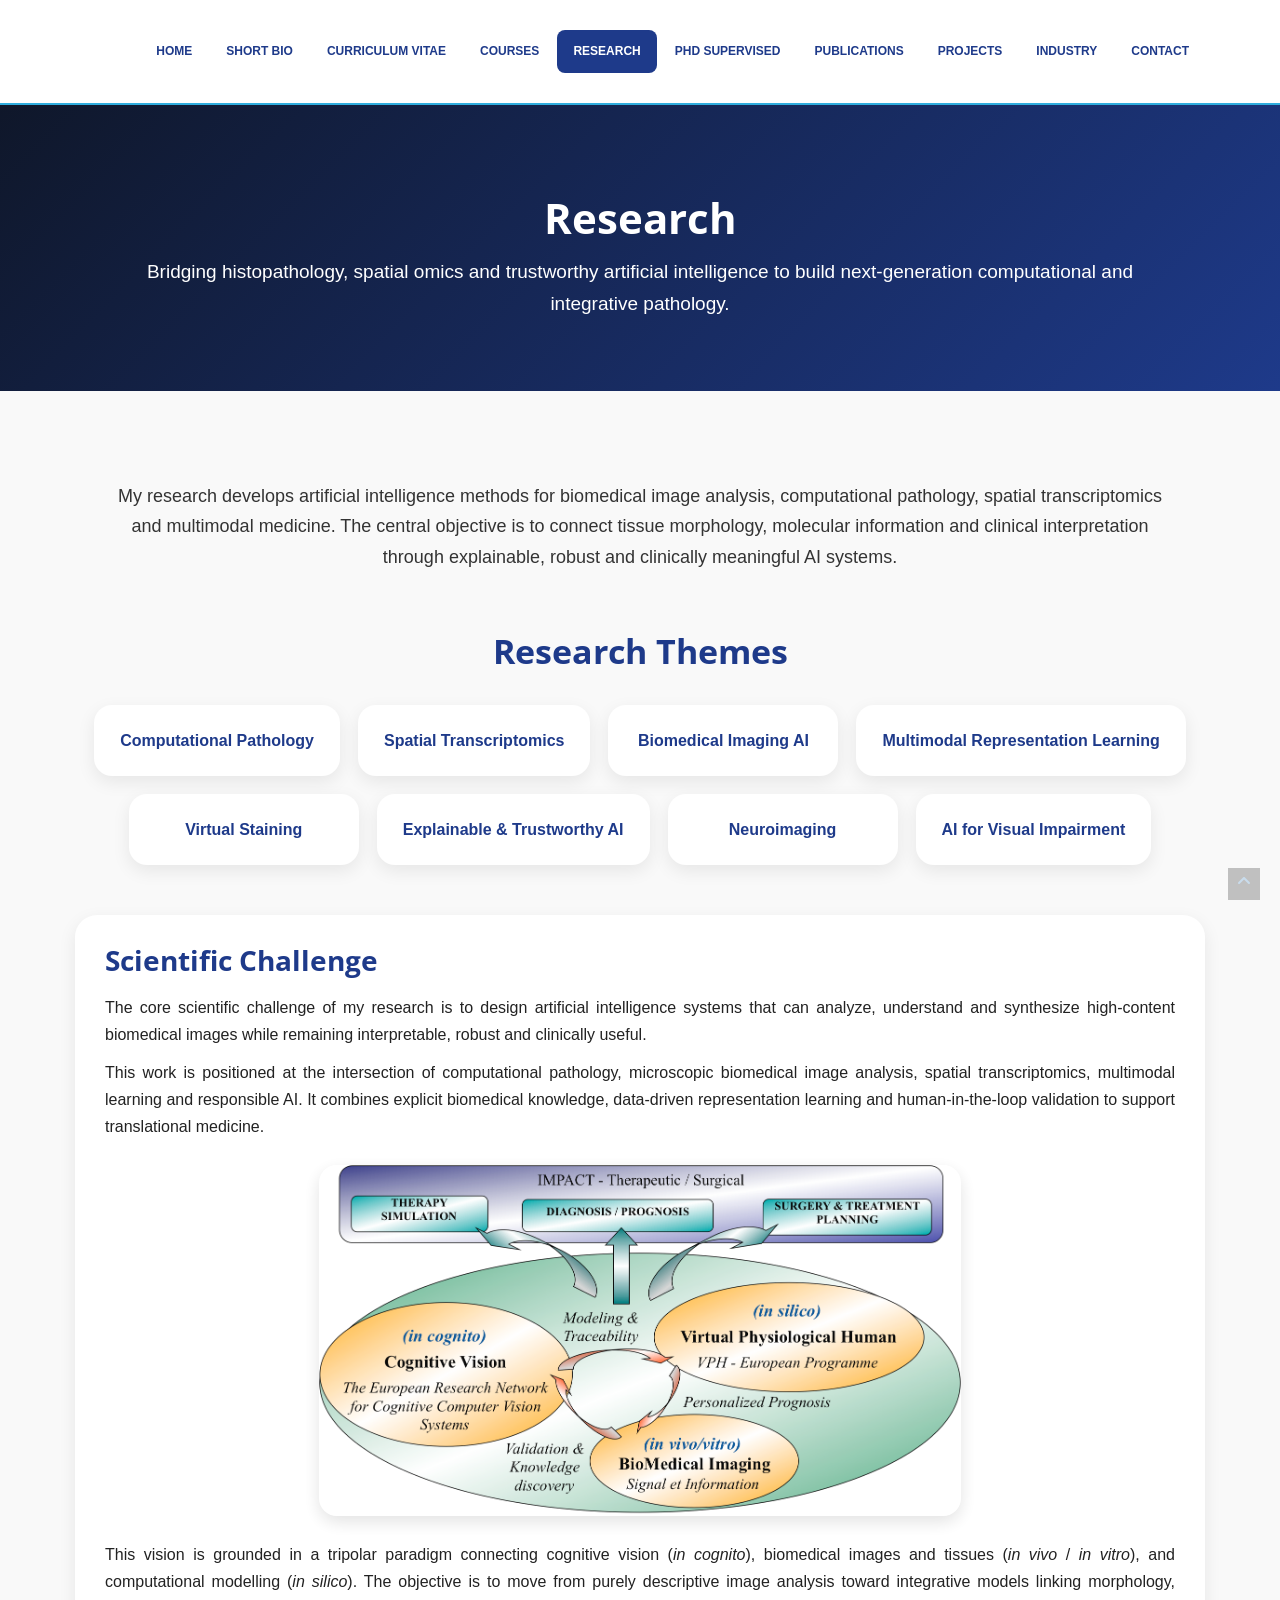
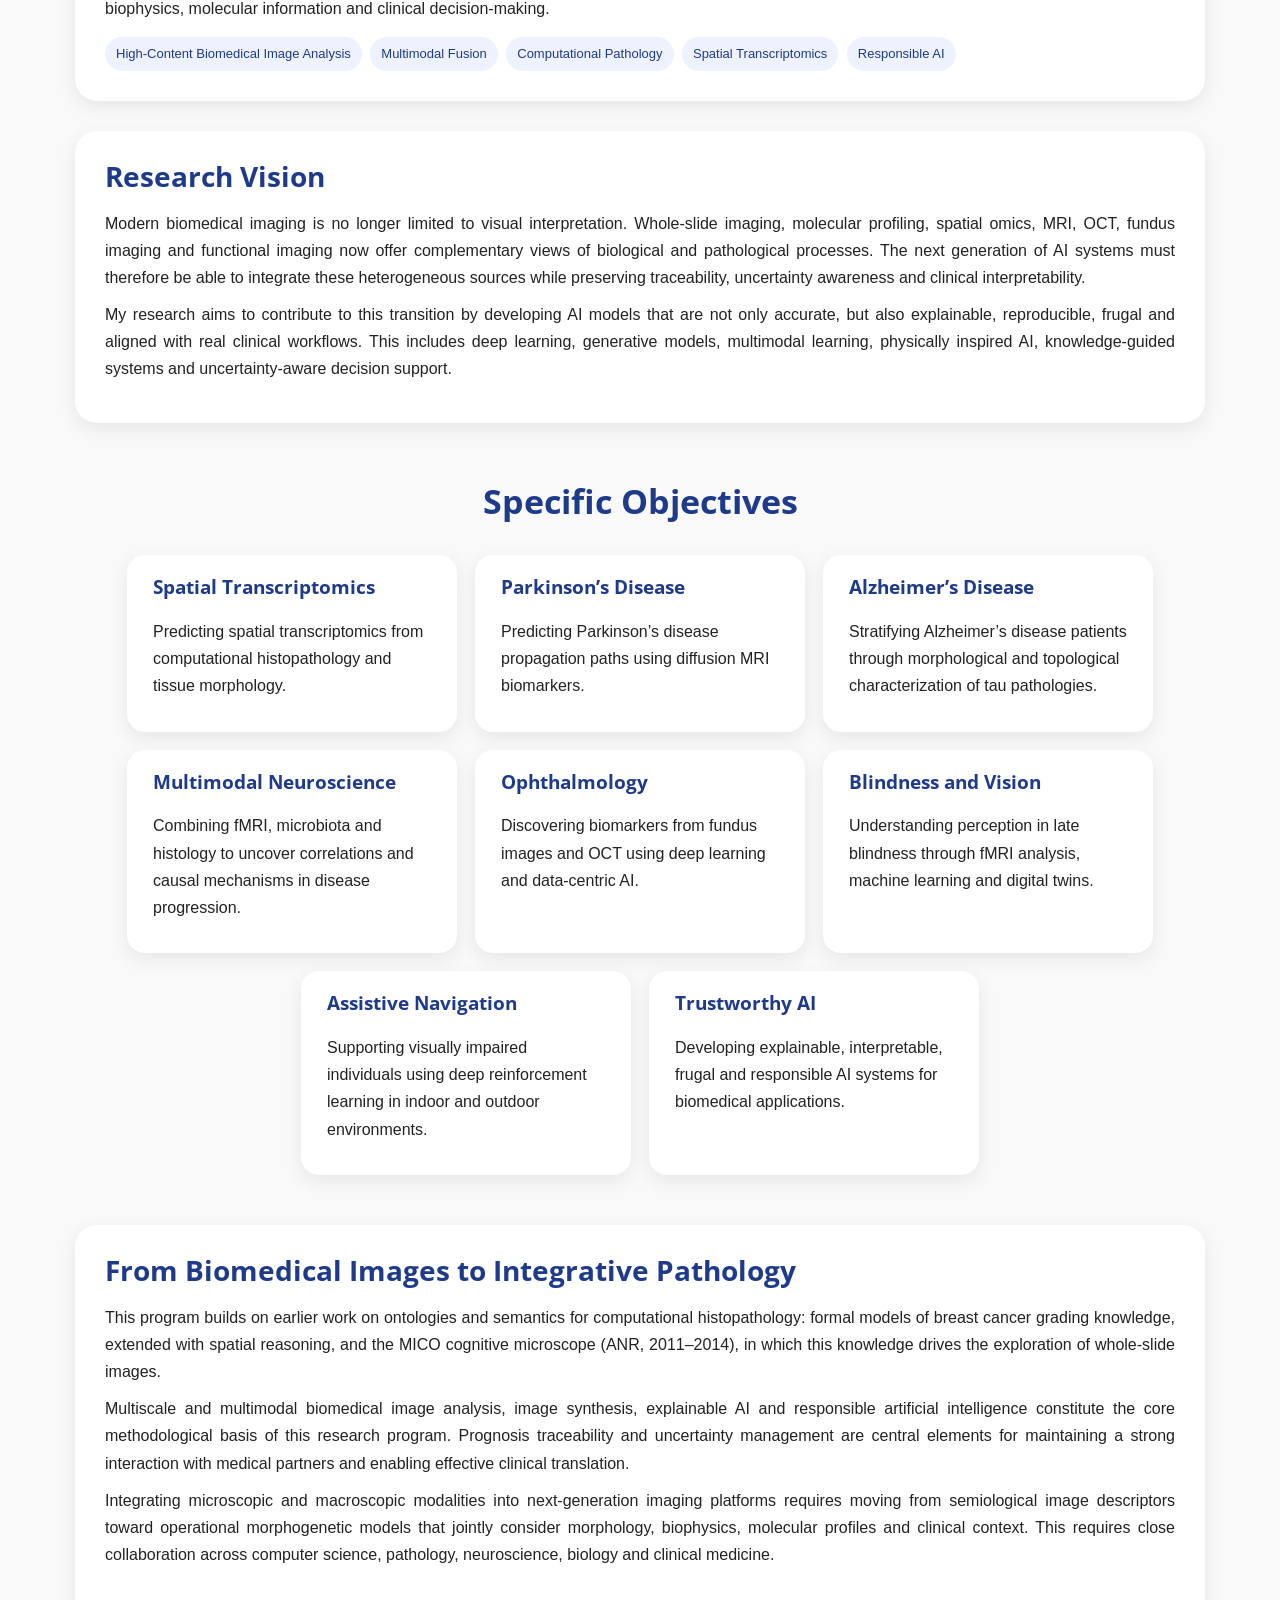
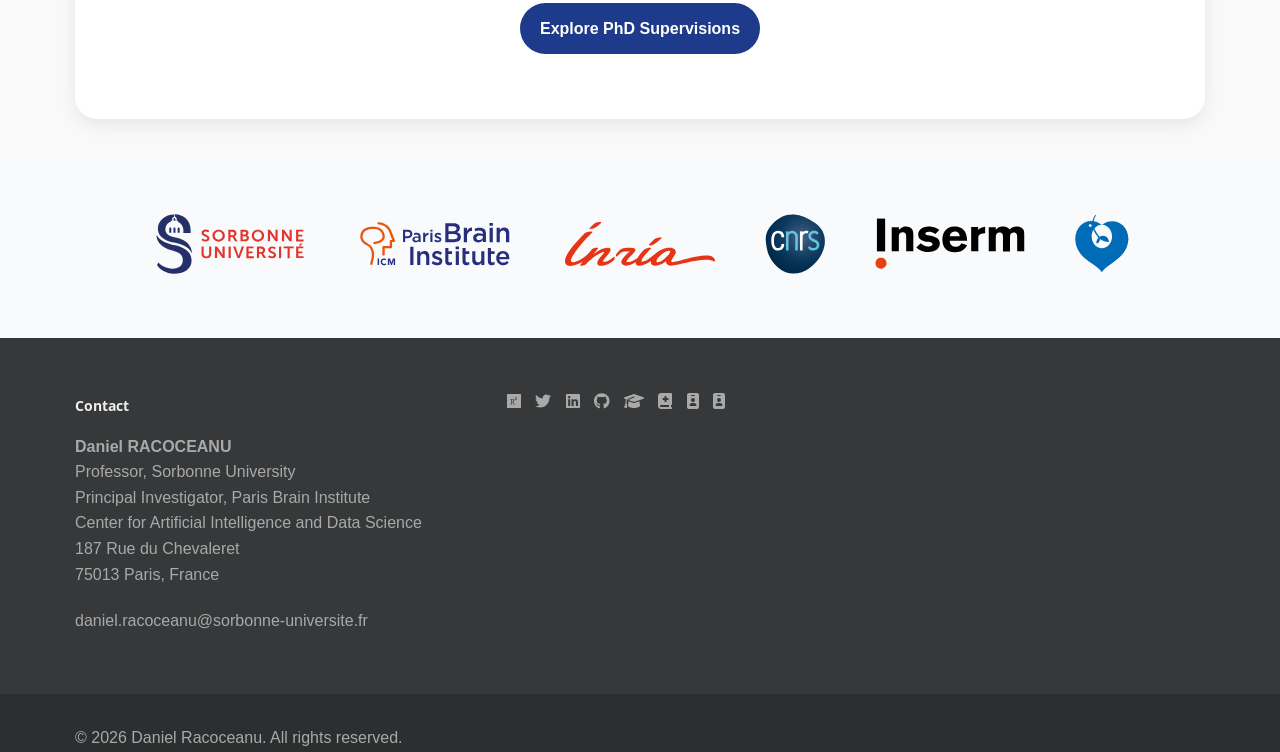
<file: research.html>
<!DOCTYPE html>
<html lang="en">

<head>
  <meta charset="utf-8">
  <title>Daniel Racoceanu | Research</title>
  <meta name="viewport" content="width=device-width, initial-scale=1.0">

  <meta name="description"
    content="Research by Daniel Racoceanu in computational pathology, spatial transcriptomics, biomedical imaging, multimodal AI, explainable AI and trustworthy artificial intelligence for medicine.">
  <meta name="author" content="Daniel Racoceanu">

  <link href="css/bootstrap.min.css" rel="stylesheet">
  <link href="css/fancybox/jquery.fancybox.css" rel="stylesheet">
  <link href="css/flexslider.css" rel="stylesheet">
  <link href="css/style.css" rel="stylesheet">

  <style>
    body {
      font-family: "Helvetica Neue", Arial, sans-serif;
      color: #222;
      line-height: 1.7;
      background: #f8fafc;
    }

    .hero {
      background: linear-gradient(135deg, #0f172a, #1e3a8a);
      color: #ffffff;
      padding: 70px 20px;
      text-align: center;
    }

    .hero h1 {
      font-size: 42px;
      font-weight: 700;
      color: #ffffff;
      margin-bottom: 15px;
    }

    .hero p {
      font-size: 19px;
      max-width: 1000px;
      margin: auto;
      color: #ffffff;
    }

    .intro-text {
      max-width: 1050px;
      margin: 40px auto 45px;
      text-align: center;
      font-size: 18px;
      color: #333;
    }

    .section-title {
      text-align: center;
      margin: 60px 0 35px;
      font-weight: 700;
      color: #1e3a8a;
      font-size: 34px;
    }

    .research-card {
      background: #ffffff;
      border-radius: 22px;
      padding: 30px;
      margin-bottom: 30px;
      box-shadow: 0 6px 18px rgba(0, 0, 0, 0.08);
    }

    .research-card h2 {
      color: #1e3a8a;
      font-size: 28px;
      margin-top: 0;
      margin-bottom: 18px;
    }

    .research-card p {
      text-align: justify;
    }

    .research-card ul {
      padding-left: 22px;
    }

    .research-card li {
      margin-bottom: 9px;
    }

    .themes-grid,
    .objectives-grid {
      display: flex;
      flex-wrap: wrap;
      justify-content: center;
      gap: 18px;
      margin: 25px 0 50px;
    }

    .theme-card,
    .objective-card {
      background: #ffffff;
      border-radius: 18px;
      padding: 22px 26px;
      min-width: 230px;
      max-width: 330px;
      text-align: center;
      box-shadow: 0 6px 18px rgba(0, 0, 0, 0.08);
    }

    .theme-card {
      color: #1e3a8a;
      font-weight: 700;
    }

    .objective-card {
      text-align: left;
    }

    .objective-card h3 {
      color: #1e3a8a;
      font-size: 19px;
      margin-top: 0;
    }

    .tag {
      display: inline-block;
      background: #eef2ff;
      color: #1e3a8a;
      padding: 6px 11px;
      border-radius: 999px;
      font-size: 13px;
      margin: 4px 4px 0 0;
    }

    .research-figure {
      text-align: center;
      margin: 25px 0;
    }

    .research-figure img {
      max-width: 300px;
      width: 60%;
      height: auto;
      border-radius: 18px;
      box-shadow: 0 6px 18px rgba(0, 0, 0, 0.12);
      opacity: 0.96;
    }

    .call-to-action {
      text-align: center;
      margin: 35px 0;
    }

    .call-to-action a {
      display: inline-block;
      padding: 12px 20px;
      border-radius: 999px;
      background: #1e3a8a;
      color: #ffffff;
      font-weight: 700;
      text-decoration: none;
    }

    #pre_footer img {
      height: 60px;
      max-width: 150px;
      object-fit: contain;
    }

    #pre_footer_support {
      display: flex;
      justify-content: center;
      align-items: center;
    }

    .footer-table {
      width: 80%;
      border: 0;
      margin: 0 auto;
      text-align: center;
    }

    .footer-link {
      padding: 10px 16px;
    }

    .social-network li {
      display: inline-block;
      margin: 0 8px;
    }

    @media (max-width: 768px) {
      .hero h1 {
        font-size: 32px;
      }

      .hero p {
        font-size: 17px;
      }

      .research-card {
        padding: 22px;
      }

      .research-figure img {
        width: 70%;
        max-width: 260px;
      }

      .footer-table,
      .footer-table tr,
      .footer-table td {
        display: block;
        width: 100%;
      }
    }
  </style>
<link rel="icon" href="img/DR.jpeg">
</head>

<body>
  <div id="wrapper">

    <header>
      <div class="navbar navbar-default navbar-static-top">
        <div class="container">
          <div class="navbar-header">
        <button type="button" class="navbar-toggle" data-toggle="collapse" data-target=".navbar-collapse" aria-label="Toggle navigation">
          <span class="icon-bar"></span>
          <span class="icon-bar"></span>
          <span class="icon-bar"></span>
        </button>
        <a class="navbar-brand visible-xs" href="index.html">Daniel Racoceanu</a>
      </div>
      <div class="navbar-collapse collapse">
            <ul class="nav navbar-nav">
              <li><a href="index.html">Home</a></li>
              <li><a href="short_bio.html">Short Bio</a></li>
              <li><a href="cv.html">Curriculum Vitae</a></li>
              <li><a href="courses.html">Courses</a></li>
              <li class="active"><a href="research.html">Research</a></li>
              <li><a href="phd_supervised.html">PhD Supervised</a></li>
              <li><a href="publications.html">Publications</a></li>
              <li><a href="projects.html">Projects</a></li>
              <li><a href="industry.html">Industry</a></li>
              <li><a href="contact.html">Contact</a></li>
            </ul>
          </div>
        </div>
      </div>
    </header>

    <section class="hero">
      <h1>Research</h1>
      <p>
        Bridging histopathology, spatial omics and trustworthy artificial intelligence
        to build next-generation computational and integrative pathology.
      </p>
    </section>

    <section id="content">
      <div class="container">

        <p class="intro-text">
          My research develops artificial intelligence methods for biomedical image analysis,
          computational pathology, spatial transcriptomics and multimodal medicine. The central objective
          is to connect tissue morphology, molecular information and clinical interpretation through
          explainable, robust and clinically meaningful AI systems.
        </p>

        <h2 class="section-title">Research Themes</h2>

        <div class="themes-grid">
          <div class="theme-card">Computational Pathology</div>
          <div class="theme-card">Spatial Transcriptomics</div>
          <div class="theme-card">Biomedical Imaging AI</div>
          <div class="theme-card">Multimodal Representation Learning</div>
          <div class="theme-card">Virtual Staining</div>
          <div class="theme-card">Explainable & Trustworthy AI</div>
          <div class="theme-card">Neuroimaging</div>
          <div class="theme-card">AI for Visual Impairment</div>
        </div>

        <div class="research-card">
          <h2>Scientific Challenge</h2>

          <p>
            The core scientific challenge of my research is to design artificial intelligence systems
            that can analyze, understand and synthesize high-content biomedical images while remaining
            interpretable, robust and clinically useful.
          </p>

          <p>
            This work is positioned at the intersection of computational pathology, microscopic biomedical
            image analysis, spatial transcriptomics, multimodal learning and responsible AI. It combines
            explicit biomedical knowledge, data-driven representation learning and human-in-the-loop
            validation to support translational medicine.
          </p>

          <div class="research-figure">
            <img src="img/cognitive_medical_image.png"
              alt="In Cognito, in Silico, in Vivo and in Vitro biomedical image analysis paradigm">
          </div>

          <p>
            This vision is grounded in a tripolar paradigm connecting cognitive vision
            (<em>in cognito</em>), biomedical images and tissues (<em>in vivo</em> / <em>in vitro</em>),
            and computational modelling (<em>in silico</em>). The objective is to move from purely
            descriptive image analysis toward integrative models linking morphology, biophysics,
            molecular information and clinical decision-making.
          </p>

          <div>
            <span class="tag">High-Content Biomedical Image Analysis</span>
            <span class="tag">Multimodal Fusion</span>
            <span class="tag">Computational Pathology</span>
            <span class="tag">Spatial Transcriptomics</span>
            <span class="tag">Responsible AI</span>
          </div>
        </div>

        <div class="research-card">
          <h2>Research Vision</h2>

          <p>
            Modern biomedical imaging is no longer limited to visual interpretation. Whole-slide imaging,
            molecular profiling, spatial omics, MRI, OCT, fundus imaging and functional imaging now offer
            complementary views of biological and pathological processes. The next generation of AI systems
            must therefore be able to integrate these heterogeneous sources while preserving traceability,
            uncertainty awareness and clinical interpretability.
          </p>

          <p>
            My research aims to contribute to this transition by developing AI models that are not only
            accurate, but also explainable, reproducible, frugal and aligned with real clinical workflows.
            This includes deep learning, generative models, multimodal learning, physically inspired AI,
            knowledge-guided systems and uncertainty-aware decision support.
          </p>
        </div>

        <h2 class="section-title">Specific Objectives</h2>

        <div class="objectives-grid">

          <div class="objective-card">
            <h3>Spatial Transcriptomics</h3>
            <p>Predicting spatial transcriptomics from computational histopathology and tissue morphology.</p>
          </div>

          <div class="objective-card">
            <h3>Parkinson’s Disease</h3>
            <p>Predicting Parkinson’s disease propagation paths using diffusion MRI biomarkers.</p>
          </div>

          <div class="objective-card">
            <h3>Alzheimer’s Disease</h3>
            <p>Stratifying Alzheimer’s disease patients through morphological and topological characterization of tau
              pathologies.</p>
          </div>

          <div class="objective-card">
            <h3>Multimodal Neuroscience</h3>
            <p>Combining fMRI, microbiota and histology to uncover correlations and causal mechanisms in disease
              progression.</p>
          </div>

          <div class="objective-card">
            <h3>Ophthalmology</h3>
            <p>Discovering biomarkers from fundus images and OCT using deep learning and data-centric AI.</p>
          </div>

          <div class="objective-card">
            <h3>Blindness and Vision</h3>
            <p>Understanding perception in late blindness through fMRI analysis, machine learning and digital twins.</p>
          </div>

          <div class="objective-card">
            <h3>Assistive Navigation</h3>
            <p>Supporting visually impaired individuals using deep reinforcement learning in indoor and outdoor
              environments.</p>
          </div>

          <div class="objective-card">
            <h3>Trustworthy AI</h3>
            <p>Developing explainable, interpretable, frugal and responsible AI systems for biomedical applications.</p>
          </div>

        </div>

        <div class="research-card">
          <h2>From Biomedical Images to Integrative Pathology</h2>

          <p>
            This program builds on earlier work on ontologies and semantics for computational histopathology:
            formal models of breast cancer grading knowledge, extended with spatial reasoning, and the MICO
            cognitive microscope (ANR, 2011–2014), in which this knowledge drives the exploration of whole-slide images.
          </p>

          <p>
            Multiscale and multimodal biomedical image analysis, image synthesis, explainable AI and
            responsible artificial intelligence constitute the core methodological basis of this research
            program. Prognosis traceability and uncertainty management are central elements for maintaining
            a strong interaction with medical partners and enabling effective clinical translation.
          </p>

          <p>
            Integrating microscopic and macroscopic modalities into next-generation imaging platforms
            requires moving from semiological image descriptors toward operational morphogenetic models
            that jointly consider morphology, biophysics, molecular profiles and clinical context.
            This requires close collaboration across computer science, pathology, neuroscience, biology
            and clinical medicine.
          </p>

          <div class="call-to-action">
            <a href="phd_supervised.html">Explore PhD Supervisions</a>
          </div>
        </div>

      </div>
    </section>

    <br><br>

    <div id="pre_footer">
      <div id="pre_footer_support">
        <table class="footer-table">
          <tr>
            <td class="footer-link"><a href="https://www.sorbonne-universite.fr/en"><img
                  src="img/logos/Logo_of_Sorbonne_University.svg" alt="Sorbonne University"></a></td>
            <td class="footer-link"><a href="https://institutducerveau-icm.org/en/"><img
                  src="img/logos/paris-brain-institute-icm-logo-vector.svg" alt="Paris Brain Institute"></a></td>
            <td class="footer-link"><a href="https://www.inria.fr/en"><img src="img/logos/inria.svg" alt="Inria"></a>
            </td>
            <td class="footer-link"><a href="https://www.cnrs.fr/en"><img src="img/logos/logoCNRS.svg" alt="CNRS"></a>
            </td>
            <td class="footer-link"><a href="https://www.inserm.fr/en"><img src="img/logos/Inserm.svg" alt="Inserm"></a>
            </td>
            <td class="footer-link"><a href="https://www.aphp.fr/"><img src="img/logos/Assistance_publique.svg"
                  alt="AP-HP"></a></td>
          </tr>
        </table>
      </div>
    </div>

    <br><br>

    <footer>
      <div class="container">
        <div class="row">

          <div class="col-lg-4">
            <div class="widget">
              <h5 class="widgetheading">Contact</h5>
              <address>
                <strong>Daniel RACOCEANU</strong><br>
                Professor, Sorbonne University<br>
                Principal Investigator, Paris Brain Institute<br>
                Center for Artificial Intelligence and Data Science<br>
                187 Rue du Chevaleret<br>
                75013 Paris, France
              </address>
              <p>daniel.racoceanu@sorbonne-universite.fr</p>
            </div>
          </div>

          <div class="col-lg-8">
            <ul class="social-network">
              <li><a href="https://www.researchgate.net/profile/Daniel-Racoceanu" title="ResearchGate"><i
                    class="fab fa-researchgate"></i></a></li>
              <li><a href="https://x.com/daniraco" title="X / Twitter"><i class="fab fa-twitter"></i></a></li>
              <li><a href="https://www.linkedin.com/in/daniraco" title="LinkedIn"><i class="fab fa-linkedin"></i></a>
              </li>
              <li><a href="https://github.com/daniraco" title="GitHub"><i class="fab fa-github"></i></a></li>
              <li><a href="https://scholar.google.com/citations?user=2eBRLj0AAAAJ" title="Google Scholar"><i
                    class="fas fa-graduation-cap"></i></a></li>
              <li><a href="https://pubmed.ncbi.nlm.nih.gov/?term=Racoceanu+D" title="PubMed"><i
                    class="fas fa-book-medical"></i></a></li>
              <li><a href="https://orcid.org/0000-0002-9416-1803" title="ORCID"><i class="fas fa-id-badge"></i></a></li>
              <li><a href="https://www.scopus.com/authid/detail.uri?authorId=6603452376" title="Scopus"><i
                    class="fas fa-id-badge"></i></a></li>
            </ul>
          </div>

        </div>
      </div>

      <div id="sub-footer">
        <div class="container">
          <p>&copy; <span class="year">2026</span> Daniel Racoceanu. All rights reserved.</p>
        </div>
      </div>
    </footer>

  </div>

  <a href="#" class="scrollup"><i class="fa fa-angle-up active"></i></a>

  <script src="js/jquery.js"></script>
  <script src="js/jquery.easing.1.3.js"></script>
  <script src="js/bootstrap.min.js"></script>
  <script src="js/jquery.fancybox.pack.js"></script>
  <script src="js/jquery.fancybox-media.js"></script>
  <script src="js/portfolio/jquery.quicksand.js"></script>
  <script src="js/portfolio/setting.js"></script>
  <script src="js/jquery.flexslider.js"></script>
  <script src="js/animate.js"></script>
  <script src="js/custom.js"></script>
  <script src="js/fontawesome/all.js"></script>

</body>

</html>
</file>
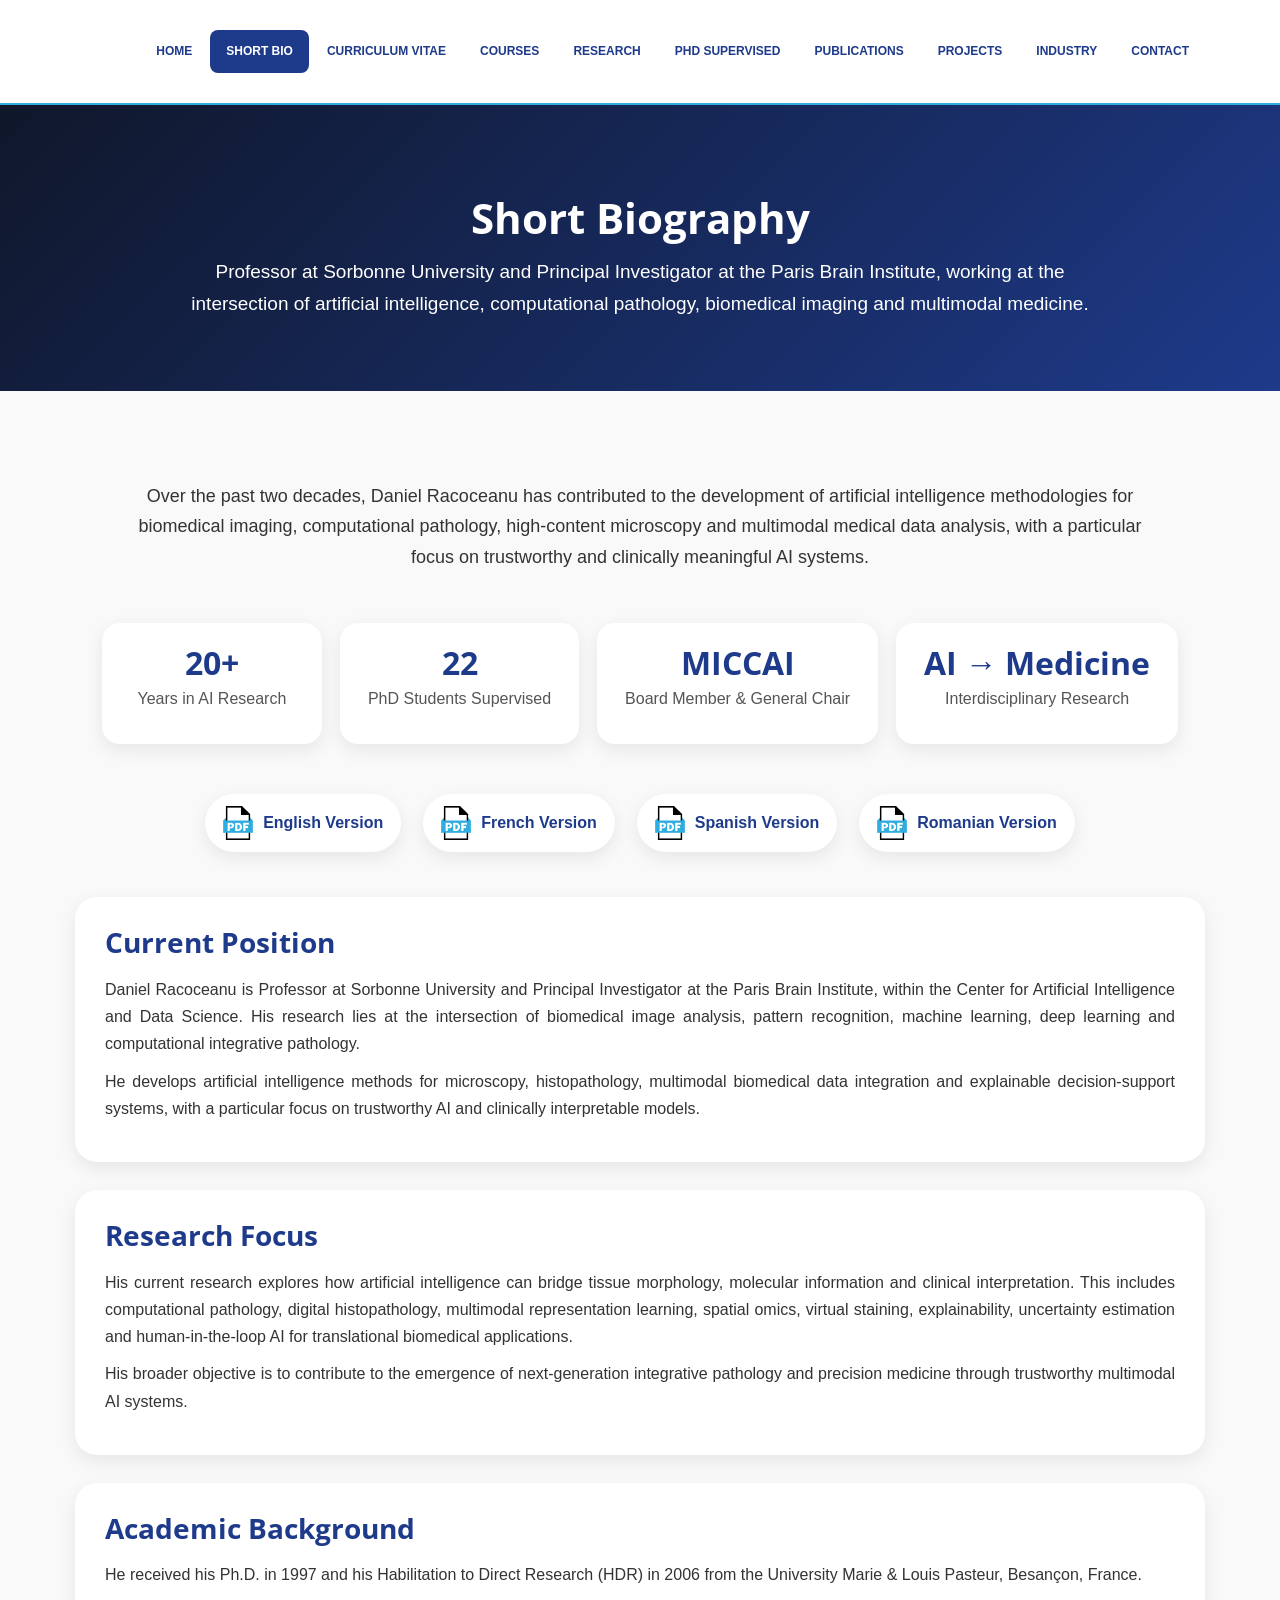
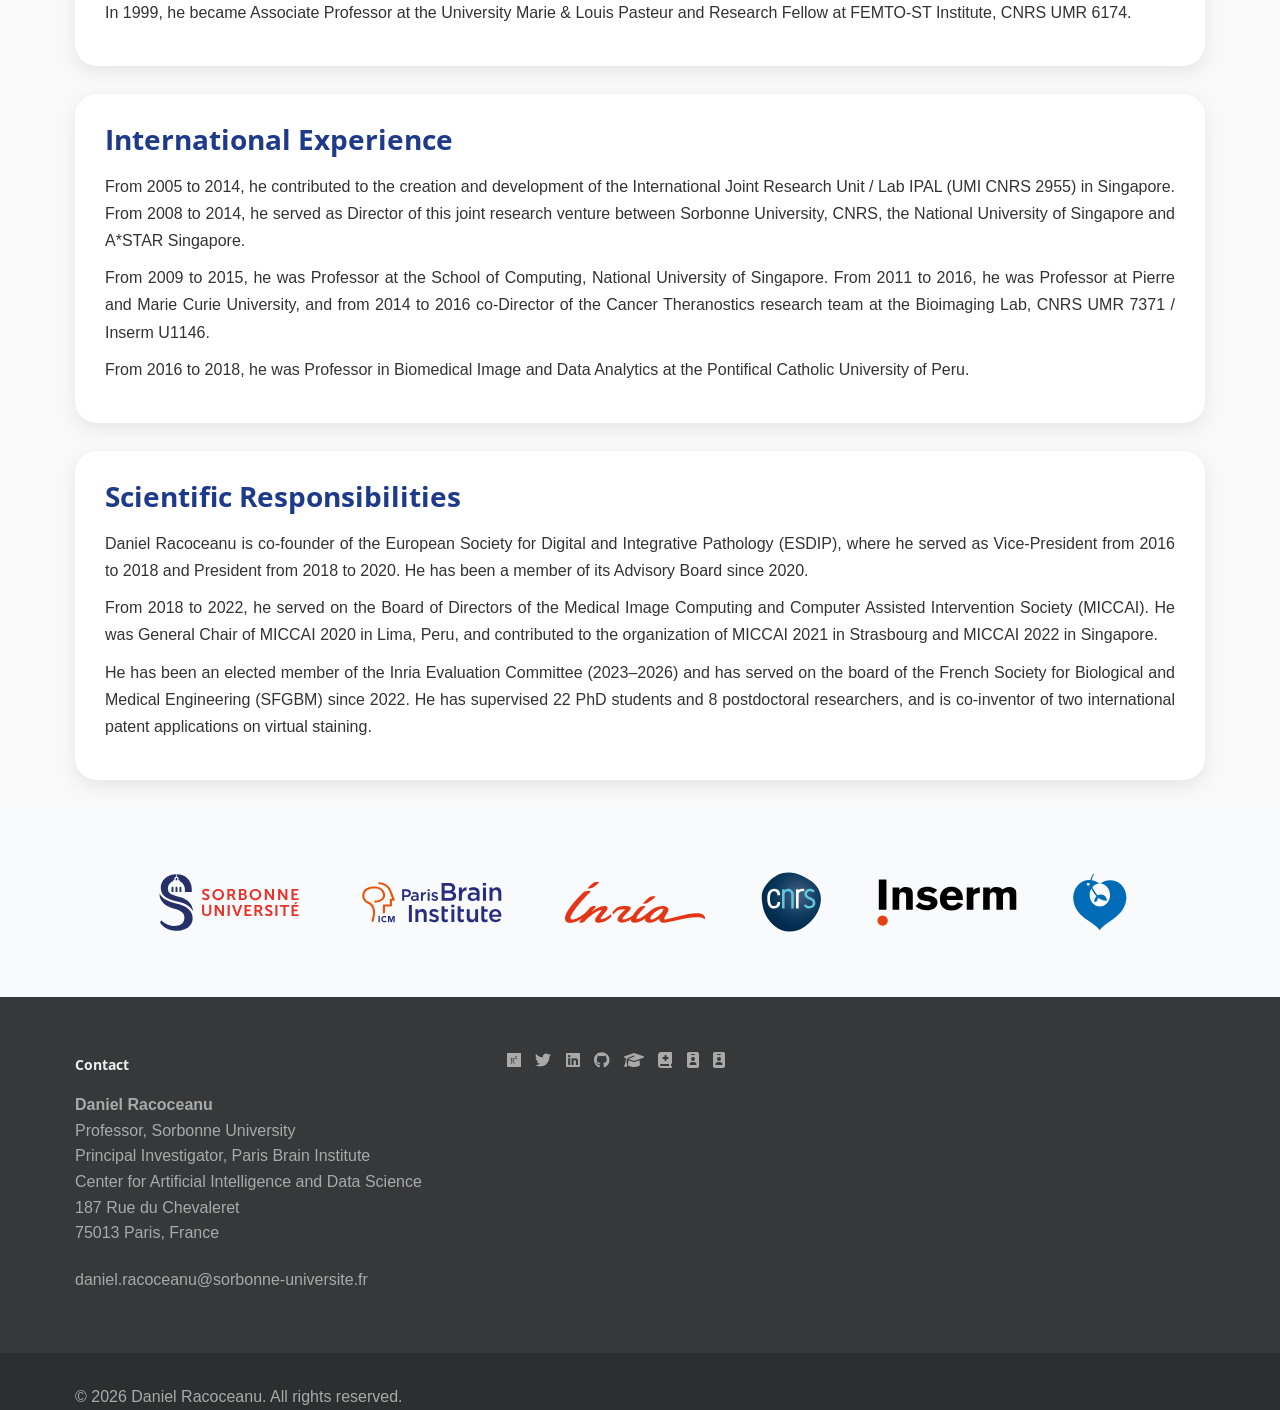
<file: short_bio.html>
<!DOCTYPE html>
<html lang="en">

<head>

<meta charset="utf-8">

<title>Daniel Racoceanu | Short Bio</title>

<meta name="viewport" content="width=device-width, initial-scale=1.0">

<meta name="description"
content="Short biography of Daniel Racoceanu, Professor at Sorbonne University and Principal Investigator at the Paris Brain Institute, working on computational pathology, biomedical imaging, multimodal learning and trustworthy artificial intelligence.">

<meta name="author" content="Daniel Racoceanu">

<link href="css/bootstrap.min.css" rel="stylesheet">
<link href="css/fancybox/jquery.fancybox.css" rel="stylesheet">
<link href="css/flexslider.css" rel="stylesheet">
<link href="css/style.css" rel="stylesheet">

<style>

body {
  font-family: "Helvetica Neue", Arial, sans-serif;
  color: #222;
  line-height: 1.7;
  background: #f8fafc;
}

.hero {
  background: linear-gradient(135deg, #0f172a, #1e3a8a);
  color: white;
  padding: 70px 20px;
  text-align: center;
}

.hero h1 {
  font-size: 42px;
  font-weight: 700;
  margin-bottom: 15px;
  color: #ffffff;
}

.hero p {
  font-size: 19px;
  max-width: 950px;
  margin: auto;
  color: #ffffff;
}

.bio-intro {
  max-width: 1050px;
  margin: 40px auto 50px;
  text-align: center;
  font-size: 18px;
  color: #333;
}

.bio-downloads {
  display: flex;
  flex-wrap: wrap;
  justify-content: center;
  gap: 22px;
  margin: 20px 0 45px;
}

.bio-downloads a {
  display: flex;
  align-items: center;
  gap: 10px;
  padding: 12px 18px;
  border-radius: 999px;
  background: #ffffff;
  color: #1e3a8a;
  text-decoration: none;
  font-weight: 600;
  box-shadow: 0 6px 18px rgba(0,0,0,0.08);
  transition: all 0.2s ease;
}

.bio-downloads a:hover {
  transform: translateY(-2px);
  background: #eef2ff;
}

.bio-downloads img {
  width: 30px;
  height: auto;
}

.bio-card {
  background: #ffffff;
  border-radius: 22px;
  padding: 30px;
  margin-bottom: 28px;
  box-shadow: 0 6px 18px rgba(0,0,0,0.08);
}

.bio-card h2 {
  margin-top: 0;
  margin-bottom: 18px;
  color: #1e3a8a;
  font-size: 28px;
  font-weight: 700;
}

.bio-card p {
  text-align: justify;
  font-size: 16px;
  color: #333;
}

.metrics-row {
  display: flex;
  flex-wrap: wrap;
  justify-content: center;
  gap: 18px;
  margin: 20px 0 50px;
}

.metric-card {
  background: #ffffff;
  border-radius: 18px;
  padding: 22px 28px;
  min-width: 220px;
  text-align: center;
  box-shadow: 0 6px 18px rgba(0,0,0,0.08);
}

.metric-card h2 {
  color: #1e3a8a;
  font-size: 32px;
  margin: 0;
}

.metric-card p {
  margin-top: 5px;
  color: #555;
}

#pre_footer img {
  height: 60px;
  max-width: 140px;
  object-fit: contain;
}

#pre_footer_support {
  display: flex;
  justify-content: center;
  align-items: center;
}

.footer-table {
  width: 80%;
  border: 0;
  margin: 0 auto;
  text-align: center;
}

.footer-link {
  padding: 10px 16px;
}

.social-network li {
  display: inline-block;
  margin: 0 8px;
}

@media (max-width: 768px) {

  .hero h1 {
    font-size: 32px;
  }

  .hero p {
    font-size: 17px;
  }

  .bio-card {
    padding: 22px;
  }

  .footer-table,
  .footer-table tr,
  .footer-table td {
    display: block;
    width: 100%;
  }
}

</style>

<link rel="icon" href="img/DR.jpeg">
</head>

<body>

<div id="wrapper">

<header>

<div class="navbar navbar-default navbar-static-top">

<div class="container">

<div class="navbar-header">
        <button type="button" class="navbar-toggle" data-toggle="collapse" data-target=".navbar-collapse" aria-label="Toggle navigation">
          <span class="icon-bar"></span>
          <span class="icon-bar"></span>
          <span class="icon-bar"></span>
        </button>
        <a class="navbar-brand visible-xs" href="index.html">Daniel Racoceanu</a>
      </div>
      <div class="navbar-collapse collapse">

<ul class="nav navbar-nav">

<li><a href="index.html">Home</a></li>
<li class="active"><a href="short_bio.html">Short Bio</a></li>
<li><a href="cv.html">Curriculum Vitae</a></li>
<li><a href="courses.html">Courses</a></li>
<li><a href="research.html">Research</a></li>
<li><a href="phd_supervised.html">PhD Supervised</a></li>
<li><a href="publications.html">Publications</a></li>
<li><a href="projects.html">Projects</a></li>
<li><a href="industry.html">Industry</a></li>
<li><a href="contact.html">Contact</a></li>

</ul>

</div>

</div>

</div>

</header>

<section class="hero">

<h1>Short Biography</h1>

<p>
Professor at Sorbonne University and Principal Investigator at the Paris Brain Institute,
working at the intersection of artificial intelligence, computational pathology,
biomedical imaging and multimodal medicine.
</p>

</section>

<section id="content">

<div class="container">

<div class="bio-intro">

Over the past two decades, Daniel Racoceanu has contributed to the development of
artificial intelligence methodologies for biomedical imaging, computational pathology,
high-content microscopy and multimodal medical data analysis, with a particular focus on
trustworthy and clinically meaningful AI systems.

</div>

<div class="metrics-row">

<div class="metric-card">
<h2>20+</h2>
<p>Years in AI Research</p>
</div>

<div class="metric-card">
<h2>22</h2>
<p>PhD Students Supervised</p>
</div>

<div class="metric-card">
<h2>MICCAI</h2>
<p>Board Member & General Chair</p>
</div>

<div class="metric-card">
<h2>AI → Medicine</h2>
<p>Interdisciplinary Research</p>
</div>

</div>

<div class="bio-downloads">

<a href="docs/short_bio/DR_ShortBiography.pdf">
<img src="img/icons/PDF_icon.svg.png" alt="PDF">
English Version
</a>

<a href="docs/short_bio/DR_ShortBiography_FR.pdf">
<img src="img/icons/PDF_icon.svg.png" alt="PDF">
French Version
</a>

<a href="docs/short_bio/DR_ShortBiography_ESP.pdf">
<img src="img/icons/PDF_icon.svg.png" alt="PDF">
Spanish Version
</a>

<a href="docs/short_bio/DR_ShortBiography_RO.pdf">
<img src="img/icons/PDF_icon.svg.png" alt="PDF">
Romanian Version
</a>

</div>

<div class="bio-card">

<h2>Current Position</h2>

<p>
Daniel Racoceanu is Professor at Sorbonne University and Principal Investigator at the
Paris Brain Institute, within the Center for Artificial Intelligence and Data Science.
His research lies at the intersection of biomedical image analysis, pattern recognition,
machine learning, deep learning and computational integrative pathology.
</p>

<p>
He develops artificial intelligence methods for microscopy, histopathology,
multimodal biomedical data integration and explainable decision-support systems,
with a particular focus on trustworthy AI and clinically interpretable models.
</p>

</div>

<div class="bio-card">

<h2>Research Focus</h2>

<p>
His current research explores how artificial intelligence can bridge tissue morphology,
molecular information and clinical interpretation. This includes computational pathology,
digital histopathology, multimodal representation learning, spatial omics,
virtual staining, explainability, uncertainty estimation and human-in-the-loop AI
for translational biomedical applications.
</p>

<p>
His broader objective is to contribute to the emergence of next-generation
integrative pathology and precision medicine through trustworthy multimodal AI systems.
</p>

</div>

<div class="bio-card">

<h2>Academic Background</h2>

<p>
He received his Ph.D. in 1997 and his Habilitation to Direct Research (HDR)
in 2006 from the University Marie & Louis Pasteur, Besançon, France.
</p>

<p>
In 1999, he became Associate Professor at the University Marie & Louis Pasteur
and Research Fellow at FEMTO-ST Institute, CNRS UMR 6174.
</p>

</div>

<div class="bio-card">

<h2>International Experience</h2>

<p>
From 2005 to 2014, he contributed to the creation and development of the
International Joint Research Unit / Lab IPAL (UMI CNRS 2955) in Singapore.
From 2008 to 2014, he served as Director of this joint research venture between
Sorbonne University, CNRS, the National University of Singapore and A*STAR Singapore.
</p>

<p>
From 2009 to 2015, he was Professor at the School of Computing,
National University of Singapore.
From 2011 to 2016, he was Professor at Pierre and Marie Curie University,
and from 2014 to 2016 co-Director of the Cancer Theranostics research team at the Bioimaging Lab,
CNRS UMR 7371 / Inserm U1146.
</p>

<p>
From 2016 to 2018, he was Professor in Biomedical Image and Data Analytics
at the Pontifical Catholic University of Peru.
</p>

</div>

<div class="bio-card">

<h2>Scientific Responsibilities</h2>

<p>
Daniel Racoceanu is co-founder of the European Society for Digital and Integrative Pathology (ESDIP),
where he served as Vice-President from 2016 to 2018 and President from 2018 to 2020.
He has been a member of its Advisory Board since 2020.
</p>

<p>
From 2018 to 2022, he served on the Board of Directors of the
Medical Image Computing and Computer Assisted Intervention Society (MICCAI).
He was General Chair of MICCAI 2020 in Lima, Peru,
and contributed to the organization of MICCAI 2021 in Strasbourg
and MICCAI 2022 in Singapore.
</p>

<p>
He has been an elected member of the Inria Evaluation Committee (2023–2026) and has served on the
board of the French Society for Biological and Medical Engineering (SFGBM) since 2022.
He has supervised 22 PhD students and 8 postdoctoral researchers, and is co-inventor of two
international patent applications on virtual staining.
</p>

</div>

</div>

</section>

<br><br>

<div id="pre_footer">

<div id="pre_footer_support">

<table class="footer-table">

<tr>

<td class="footer-link">
<a href="https://www.sorbonne-universite.fr/en">
<img src="img/logos/Logo_of_Sorbonne_University.svg" alt="Sorbonne University">
</a>
</td>

<td class="footer-link">
<a href="https://institutducerveau-icm.org/en/">
<img src="img/logos/paris-brain-institute-icm-logo-vector.svg" alt="Paris Brain Institute">
</a>
</td>

<td class="footer-link">
<a href="https://www.inria.fr/en">
<img src="img/logos/inria.svg" alt="Inria">
</a>
</td>

<td class="footer-link">
<a href="https://www.cnrs.fr/en">
<img src="img/logos/logoCNRS.svg" alt="CNRS">
</a>
</td>

<td class="footer-link">
<a href="https://www.inserm.fr/en">
<img src="img/logos/Inserm.svg" alt="Inserm">
</a>
</td>

<td class="footer-link">
<a href="https://www.aphp.fr/">
<img src="img/logos/Assistance_publique.svg" alt="AP-HP">
</a>
</td>

</tr>

</table>

</div>

</div>

<br><br>

<footer>

<div class="container">

<div class="row">

<div class="col-lg-4">

<div class="widget">

<h5 class="widgetheading">Contact</h5>

<address>

<strong>Daniel Racoceanu</strong><br>

Professor, Sorbonne University<br>

Principal Investigator, Paris Brain Institute<br>

Center for Artificial Intelligence and Data Science<br>

187 Rue du Chevaleret<br>

75013 Paris, France

</address>

<p>
daniel.racoceanu@sorbonne-universite.fr
</p>

</div>

</div>

<div class="col-lg-8">

<ul class="social-network">

<li><a href="https://www.researchgate.net/profile/Daniel-Racoceanu" title="ResearchGate"><i class="fab fa-researchgate"></i></a></li>

<li><a href="https://x.com/daniraco" title="X / Twitter"><i class="fab fa-twitter"></i></a></li>

<li><a href="https://www.linkedin.com/in/daniraco" title="LinkedIn"><i class="fab fa-linkedin"></i></a></li>

<li><a href="https://github.com/daniraco" title="GitHub"><i class="fab fa-github"></i></a></li>

<li><a href="https://scholar.google.com/citations?user=2eBRLj0AAAAJ" title="Google Scholar"><i class="fas fa-graduation-cap"></i></a></li>

<li><a href="https://pubmed.ncbi.nlm.nih.gov/?term=Racoceanu+D" title="PubMed"><i class="fas fa-book-medical"></i></a></li>

<li><a href="https://orcid.org/0000-0002-9416-1803" title="ORCID"><i class="fas fa-id-badge"></i></a></li>

<li><a href="https://www.scopus.com/authid/detail.uri?authorId=6603452376" title="Scopus"><i class="fas fa-id-badge"></i></a></li>

</ul>

</div>

</div>

</div>

<div id="sub-footer">

<div class="container">

<p>&copy; <span class="year">2026</span> Daniel Racoceanu. All rights reserved.</p>

</div>

</div>

</footer>

</div>

<script src="js/jquery.js"></script>
<script src="js/jquery.easing.1.3.js"></script>
<script src="js/bootstrap.min.js"></script>
<script src="js/jquery.fancybox.pack.js"></script>
<script src="js/jquery.fancybox-media.js"></script>
<script src="js/portfolio/jquery.quicksand.js"></script>
<script src="js/portfolio/setting.js"></script>
<script src="js/jquery.flexslider.js"></script>
<script src="js/animate.js"></script>
<script src="js/custom.js"></script>
<script src="js/fontawesome/all.js"></script>

</body>

</html>
</file>
<file: css/style.css>
/*
Author URI: http://webthemez.com/
Note: 
Licence under Creative Commons Attribution 3.0 
Do not remove the back-link in this web template 
-------------------------------------------------------*/

@import url('http://fonts.googleapis.com/css?family=Noto+Serif:400,400italic,700|Open+Sans:400,600,700'); 
@import url('font-awesome.css');  
@import url('animate.css');

body {
	font-family:'Open Sans', Arial, sans-serif;
	font-size:16px;
	font-weight:300;
	line-height:1.6em;
	color:#656565;
}

a:active {
	outline:0;
}

.clear {
	clear:both;
}

h1,h2, h3, h4, h5, h6 {
	font-family:'Open Sans', Arial, sans-serif;
	font-weight:700;
	line-height:1.1em;
	color:#333;
	margin-bottom: 20px;
}
 
.container {
	padding:0 20px 0 20px;
	position:relative;
}

#wrapper{
	width:100%;
	margin:0;	
	padding:0;
}

.row,.row-fluid {
	margin-bottom:30px;
}

.row .row,.row-fluid .row-fluid{
	margin-bottom:30px;
}

.row.nomargin,.row-fluid.nomargin {
	margin-bottom:0;
}

img.img-polaroid {
	margin:0 0 20px 0;
}
.img-box {
	max-width:100%;
}
/*  Header
==================================== */
 
header .navbar {
    margin-bottom: 0;
}

.navbar-default {
    border: none;
}

.navbar-brand {
    color: #222;
	text-transform: uppercase;
    font-size: 24px;
    font-weight: 700;
    line-height: 1em;
	letter-spacing: -1px;
    margin-top: 20px;
    padding: 0 0 0 15px;
}
.navbar-default .navbar-brand{
color: #2FADDE;
}

header .navbar-collapse  ul.navbar-nav {
    float: right;
    margin-right: 0;
}

header .navbar-default{
    background-color:#fff;
border-bottom:2px solid #2FADDE;	
}

header .nav li a:hover,
header .nav li a:focus,
header .nav li.active a,
header .nav li.active a:hover,
header .nav li a.dropdown-toggle:hover,
header .nav li a.dropdown-toggle:focus,
header .nav li.active ul.dropdown-menu li a:hover,
header .nav li.active ul.dropdown-menu li.active a{
    -webkit-transition: all .3s ease;
    -moz-transition: all .3s ease;
    -ms-transition: all .3s ease;
    -o-transition: all .3s ease;
    transition: all .3s ease;
}
header .nav li.active a,
header .nav li.active a:hover{ 
background: #2FADDE !important;
}
header .navbar-default .navbar-nav > .open > a,
header .navbar-default .navbar-nav > .open > a:hover,
header .navbar-default .navbar-nav > .open > a:focus {
    -webkit-transition: all .3s ease;
    -moz-transition: all .3s ease;
    -ms-transition: all .3s ease;
    -o-transition: all .3s ease;
    transition: all .3s ease;
}

header .navbar {
    min-height: 70px; 
	padding:18px 0;
}

header .navbar-nav > li  {
    padding-bottom: 12px;
    padding-top: 12px;
}

header  .navbar-nav > li > a {
    padding-bottom: 6px;
    padding-top: 5px;
    margin-left: 2px;
    line-height: 30px;
	font-weight: 700;
    -webkit-transition: all .3s ease;
    -moz-transition: all .3s ease;
    -ms-transition: all .3s ease;
    -o-transition: all .3s ease;
    transition: all .3s ease;
}


.dropdown-menu li a:hover {
    color: #fff !important;
}

header .nav .caret {
    border-bottom-color: #f5f5f5;
    border-top-color: #f5f5f5;
}
.navbar-default .navbar-nav > .active > a,
.navbar-default .navbar-nav > .active > a:hover,
.navbar-default .navbar-nav > .active > a:focus {
  background-color: #fff;
}
.navbar-default .navbar-nav > .open > a,
.navbar-default .navbar-nav > .open > a:hover,
.navbar-default .navbar-nav > .open > a:focus {
  background-color:  #fff;
}	
	
.dropdown-menu  {
    box-shadow: none;
    border-radius: 0;
	border: none;
}

.dropdown-menu li:last-child  {
	padding-bottom: 0 !important;
	margin-bottom: 0;
}

header .nav li .dropdown-menu  {
   padding: 0;
}

header .nav li .dropdown-menu li a {
   line-height: 28px;
   padding: 3px 12px;
}

/* --- menu --- */

header .navigation {
	float:right;
}

header ul.nav li {
	border:none;
	margin:0;
}

header ul.nav li a {	
	font-size:12px;
	border:none;
	font-weight:700;
	text-transform:uppercase;
}

header ul.nav li ul li a {	
	font-size:12px;
	border:none;
	font-weight:300;
	text-transform:uppercase;
}


.navbar .nav > li > a {
  color: #111;
  text-shadow: none;
  border: 1px solid rgba(255, 255, 255, 0) !important;
}

.navbar .nav a:hover {
	background:none;
}

.navbar .nav > .active > a,.navbar .nav > .active > a:hover {
	background:none;
	font-weight:700;
}

.navbar .nav > .active > a:active,.navbar .nav > .active > a:focus {
	background:none;
	outline:0;
	font-weight:700;
}

.navbar .nav li .dropdown-menu {
	z-index:2000;
}

header ul.nav li ul {
	margin-top:1px;
}
header ul.nav li ul li ul {
	margin:1px 0 0 1px;
}
.dropdown-menu .dropdown i {
	position:absolute;
	right:0;
	margin-top:3px;
	padding-left:20px;
}

.navbar .nav > li > .dropdown-menu:before {
  display: inline-block;
  border-right: none;
  border-bottom: none;
  border-left: none;
  border-bottom-color: none;
  content:none;
}
.navbar-default .navbar-nav>.active>a, .navbar-default .navbar-nav>.active>a:hover, .navbar-default .navbar-nav>.active>a:focus {
color: #fff;  
}

/* Active menu tab */
.navbar-default .navbar-nav > .active > a,
.navbar-default .navbar-nav > .active > a:hover,
.navbar-default .navbar-nav > .active > a:focus {
    background-color: #1e3a8a !important;
    color: #ffffff !important;
    border-radius: 8px;
}

/* Normal tabs */
.navbar-default .navbar-nav > li > a {
    color: #1e3a8a;
    font-weight: 600;
    transition: all 0.2s ease;
}

/* Hover effect */
.navbar-default .navbar-nav > li > a:hover {
    background-color: #dbeafe;
    color: #1e3a8a;
    border-radius: 8px;
}

ul.nav li.dropdown a {
	z-index:1000;
	display:block;
}

 select.selectmenu {
	display:none;
}
.pageTitle{
color: #fff;
margin: 30px 0 3px;
display: inline-block;
}
 
#featured{
	width: 100%;
	background:#000;
	position:relative;
	margin:0;
	padding:0;
}

/*  Sliders
==================================== */
/* --- flexslider --- */

#featured .flexslider {
	padding:0;  
	background: #fff; 
	position: relative; 
	zoom: 1;
	border-bottom: 4px solid #2FADDE;
}
.flex-direction-nav .flex-prev{
left:0px; 
}
.flex-direction-nav .flex-next{ 
right:0px;
}
.flex-caption {zoom: 1;
bottom: 35px; background-color:transparent; color: #fff; margin: 0; padding: 25px 25px 25px 30px; position: absolute; left: 20%; }
.flex-caption h3 {color: #000; font-size:30px; letter-spacing: 1px; margin-bottom: 8px; text-transform: uppercase; }
.flex-caption p {margin: 0 0 15px; color: #000;font-size:18px!important;}
.skill-home{
margin-bottom:50px;
}
.c1{
border: #ed5441 1px solid;
background:#ed5441;
}
.c2{
border: #24c4db 1px solid;
background:#24c4db;
}
.c3{
border: #2FADDE 1px solid;
background:#2FADDE;
}
.c4{
border: #609cec 1px solid;
background:#609cec;
}
.skill-home .icons {
padding: 30px 0 0 0;
width: 100px;
height: 100px;
color: #fff;
font-size: 42px;
font-size: 42px; 
text-align: center;
-ms-border-radius: 50%;
-moz-border-radius: 50%;
-webkit-border-radius: 50%;
border-radius: 50%;
display: inline-table;
}
.skill-home h2 {
padding-top: 20px;
font-size: 36px;
font-weight: 700;
} 
.testimonial-solid {
padding: 50px 0 60px 0;
margin: 0 0 0 0; 
text-align: center;
}
.testi-icon-area {
text-align: center;
position: absolute;
top: -84px;
margin: 0 auto; 
width: 100%;
}
.testi-icon-area .quote {
padding: 15px 0 0 0;
margin: 0 0 0 0;
background: #ffffff;
text-align: center;
color: #2FADDE;
display: inline-table;
width: 70px;
height: 70px;
-ms-border-radius: 50%;
-moz-border-radius: 50%;
-webkit-border-radius: 50%;
border-radius: 50%;
font-size: 42px; 
border: 1px solid #2FADDE;
}

.testi-icon-area .carousel-inner { 
margin: 20px 0;
}
.carousel-indicators {
bottom: -30px;
}
/* Testimonial
----------------------------------*/
.testimonial-area {
padding: 0 0 0 0;
margin:0;
background: url(../img/low-poly01.jpg) fixed center center;
background-size: cover;
-webkit-background-size: cover;
-moz-background-size: cover;
-ms-background-size: cover;
}
.testimonial-solid p {
color: #000;
font-size: 16px;
line-height: 30px;
font-style: italic;
} 
.testimonial-area .carousel-indicators li { 
border: 1px solid #000;
}
.testimonial-area  .carousel-indicators .active{
border: 1px solid #2FADDE;
background:#2FADDE
}
section.callaction {
	background:#fff;
	padding:50px 0 0 0;
}

.panel-title>a {
color: inherit;
font-size: 15px;
}
.panel-title>a:hover, .panel-title>a:focus, .panel-title>a:active{
text-decoration:none;
color:#428bca
}
/* Content
==================================== */

#content {
	position:relative;
	background:#F9F9F9;
	padding:50px 0 0px 0;
}

#content img {
	max-width:100%;
	height:auto;
}
 
.cta-text {
	text-align: center;
	margin-top:10px;
}


.big-cta .cta {
	margin-top:10px;
}
 
.box {
	width: 100%;
}
.box-gray  {
	background: #f8f8f8;
	padding: 20px 20px 30px;
}
.box-gray  h4,.box-gray  i {
	margin-bottom: 20px;
}
.box-bottom {
	padding: 20px 0;
	text-align: center;
}
.box-bottom a {
	color: #fff;
	font-weight: 700;
}
.box-bottom a:hover {
	color: #eee;
	text-decoration: none;
}


/* Bottom
==================================== */

#bottom {
	background:#fcfcfc;
	padding:50px 0 0;

}
/* twitter */
#twitter-wrapper {
    text-align: center;
    width: 70%;
    margin: 0 auto;
}
#twitter em {
    font-style: normal;
    font-size: 13px;
}

#twitter em.twitterTime a {
	font-weight:600;
}

#twitter ul {
    padding: 0;
	list-style:none;
}
#twitter ul li {
    font-size: 20px;
    line-height: 1.6em;
    font-weight: 300;
    margin-bottom: 20px;
    position: relative;
    word-break: break-word;
}


/* page headline
==================================== */

#inner-headline{
	background:#2FADDE;
	position:relative;
	margin:0;
	padding:0;
	color:#2FADDE;
}

#inner-headline .inner-heading h2 {
	color:#fff;
	margin:20px 0 0 0;
}

/* --- breadcrumbs --- */
#inner-headline ul.breadcrumb {
	margin:30px 0 0;
	float:left;
}

#inner-headline ul.breadcrumb li {
	margin-bottom:0;
	padding-bottom:0;
}
#inner-headline ul.breadcrumb li {
	font-size:13px;
	color:#fff;
}

#inner-headline ul.breadcrumb li i{
	color:#dedede;
}

#inner-headline ul.breadcrumb li a {
	color:#fff;
}

ul.breadcrumb li a:hover {
	text-decoration:none;
}

/* Forms
============================= */

/* --- contact form  ---- */
form#contactform input[type="text"] {
  width: 100%;
  border: 1px solid #f5f5f5;
  min-height: 40px;
  padding-left:20px;
  font-size:13px;
  padding-right:20px;
  -webkit-box-sizing: border-box;
     -moz-box-sizing: border-box;
          box-sizing: border-box;

}

form#contactform textarea {
border: 1px solid #f5f5f5;
  width: 100%;
  padding-left:20px;
  padding-top:10px;
  font-size:13px;
  padding-right:20px;
  -webkit-box-sizing: border-box;
     -moz-box-sizing: border-box;
          box-sizing: border-box;

}

form#contactform .validation {
	font-size:11px;
}

#sendmessage {
	border:1px solid #e6e6e6;
	background:#f6f6f6;
	display:none;
	text-align:center;
	padding:15px 12px 15px 65px;
	margin:10px 0;
	font-weight:600;
	margin-bottom:30px;

}

#sendmessage.show,.show  {
	display:block;
}
 
form#commentform input[type="text"] {
  width: 100%;
  min-height: 40px;
  padding-left:20px;
  font-size:13px;
  padding-right:20px;
  -webkit-box-sizing: border-box;
     -moz-box-sizing: border-box;
          box-sizing: border-box;
	-webkit-border-radius: 2px 2px 2px 2px;
		-moz-border-radius: 2px 2px 2px 2px;
			border-radius: 2px 2px 2px 2px;

}

form#commentform textarea {
  width: 100%;
  padding-left:20px;
  padding-top:10px;
  font-size:13px;
  padding-right:20px;
  -webkit-box-sizing: border-box;
     -moz-box-sizing: border-box;
          box-sizing: border-box;
	-webkit-border-radius: 2px 2px 2px 2px;
		-moz-border-radius: 2px 2px 2px 2px;
			border-radius: 2px 2px 2px 2px;
}


/* --- search form --- */
.search{
	float:right;
	margin:35px 0 0;
	padding-bottom:0;
}

#inner-headline form.input-append {
	margin:0;
	padding:0;
}



/*  Portfolio
================================ */

.work-nav #filters {
	margin: 0;
	padding: 0;
	list-style: none;
}

.work-nav #filters li {
	margin: 0 10px 30px 0;
	padding: 0;
	float:left;
}

.work-nav #filters li a {
	color: #7F8289;
	font-size: 16px;
	display: block;	
}

.work-nav #filters li a:hover {

}

.work-nav #filters li a.selected {
	color: #DE5E60;
}

#thumbs {
	margin: 0;
	padding: 0;	
}

#thumbs li {
	list-style-type: none;
}

.item-thumbs {
	position: relative;
	overflow: hidden;
	margin-bottom: 30px;
	cursor: pointer;
}

.item-thumbs a + img {
	width: 100%;	
}

.item-thumbs .hover-wrap {
	position: absolute;
	display: block;
	width: 100%;
	height: 100%;
	
	opacity: 0;
	filter: alpha(opacity=0);
	
	-webkit-transition: all 450ms ease-out 0s;	
	   -moz-transition: all 450ms ease-out 0s;
		 -o-transition: all 450ms ease-out 0s;
		    transition: all 450ms ease-out 0s;
		  
	-webkit-transform: rotateY(180deg) scale(0.5,0.5);
	   -moz-transform: rotateY(180deg) scale(0.5,0.5);
		-ms-transform: rotateY(180deg) scale(0.5,0.5);
		 -o-transform: rotateY(180deg) scale(0.5,0.5);
			transform: rotateY(180deg) scale(0.5,0.5);	
}

.item-thumbs:hover .hover-wrap,
.item-thumbs.active .hover-wrap {
	opacity: 1;
	filter: alpha(opacity=100);
	
	-webkit-transform: rotateY(0deg) scale(1,1);
	   -moz-transform: rotateY(0deg) scale(1,1);
		-ms-transform: rotateY(0deg) scale(1,1);
		 -o-transform: rotateY(0deg) scale(1,1);
		    transform: rotateY(0deg) scale(1,1);
}

.item-thumbs .hover-wrap .overlay-img {
	position: absolute;
	width: 90%;
height: 100%;
opacity: 0.80;
filter: alpha(opacity=80);
background: #2FADDE;
}

.item-thumbs .hover-wrap .overlay-img-thumb {
	position: absolute;
	border-radius: 60px;
	top: 50%;
	left: 45%;
	margin: -16px 0 0 -16px;
	color: #fff;
	font-size: 32px;
	line-height: 1em;	
	opacity: 1;
	filter: alpha(opacity=100);
}
 
ul.portfolio-categ{
	margin:10px 0 30px 0;
	padding:0;
	float:left;
	list-style:none;
}

ul.portfolio-categ li{
margin: 0; 
float: left;
list-style: none;
font-size: 13px;
font-weight: 600;
border: 1px solid #D5D5D5;
margin-right: 15px;
}

ul.portfolio-categ li a{
	display:block;
	padding: 8px 20px;
	color:#353535;
}
ul.portfolio-categ li.active{

border: 1px solid #2FADDE;
}
ul.portfolio-categ li.active a:hover, ul.portfolio-categ li a:hover,ul.portfolio-categ li a:focus,ul.portfolio-categ li a:active {
	text-decoration:none;
	outline:0; 
}
  #accordion-alt3 .panel-heading h4 {
font-size: 13px;
line-height: 28px;
}
.panel .panel-heading h4 {
font-weight: 400;
}
.panel-title {
margin-top: 0;
margin-bottom: 0;
font-size: 15px;
color: inherit;
}
.panel-group .panel {
margin-bottom: 0;
border-radius: 2px;
}
.panel {
margin-bottom: 18px;
background-color: #FFFFFF;
border: 1px solid rgba(0, 0, 0, 0.05);
border-radius: 2px;
-webkit-box-shadow: 0 1px 1px rgba(0,0,0,0.05);
box-shadow: 0 1px 1px rgba(0,0,0,0.05);
}
#accordion-alt3 .panel-heading h4 a i {
font-size: 20px;
line-height: 18px;
width: 18px;
height: 18px;
margin-right: 5px;
color: #107FC9;
text-align: center;
border-radius: 50%;
margin-left: 6px; 
font-weight: bold;
}  
.progress.pb-sm {
height: 6px!important;
}
.progress {
box-shadow: inset 0 0 2px rgba(0,0,0,.1);
}
.progress {
overflow: hidden;
height: 18px;
margin-bottom: 18px;
background-color: #f5f5f5;
border-radius: 2px;
-webkit-box-shadow: inset 0 1px 2px rgba(0,0,0,0.1);
box-shadow: inset 0 1px 2px rgba(0,0,0,0.1);
}
.progress .progress-bar.progress-bar-red {
background: #ed5441;
} 
.progress .progress-bar.progress-bar-green {
background: #51d466;
}
.progress .progress-bar.progress-bar-lblue {
background: #32c8de;
}
/* --- portfolio detail --- */
.top-wrapper {
	margin-bottom:20px;
}
.info-blocks {
margin-bottom: 15px;
}
.info-blocks i.icon-info-blocks {
float: left;
color: #777;
font-size: 30px;
min-width: 50px;
margin-top: 10px;
text-align: center;
}
.info-blocks .info-blocks-in {
padding: 0 10px;
overflow: hidden;
}
.info-blocks .info-blocks-in h3 {
color: #555;
font-size: 20px;
line-height: 28px;
margin:0px;
}
.info-blocks .info-blocks-in p {
font-size: 12px;
}
  
blockquote {
	font-size:16px;
	font-weight:400;
	font-family:'Noto Serif', serif;
	font-style:italic;
	padding-left:0;
	color:#a2a2a2;
	line-height:1.6em;
	border:none;
}

blockquote cite 							{ display:block; font-size:12px; color:#666; margin-top:10px; }
blockquote cite:before 					{ content:"\2014 \0020"; }
blockquote cite a,
blockquote cite a:visited,
blockquote cite a:visited 				{ color:#555; }

/* --- pullquotes --- */

.pullquote-left {
	display:block;
	color:#a2a2a2;
	font-family:'Noto Serif', serif;
	font-size:14px;
	line-height:1.6em;
	padding-left:20px;
}

.pullquote-right {
	display:block;
	color:#a2a2a2;
	font-family:'Noto Serif', serif;
	font-size:14px;
	line-height:1.6em;
	padding-right:20px;
}

/* --- button --- */
.btn{text-align: center;
background: #2FADDE;
color: #fff;
}
.btn-theme {
	color: #fff;
}
.btn-theme:hover {
	color: #eee;
}

/* --- list style --- */

ul.general {
	list-style:none;
	margin-left:0;
}

ul.link-list{
	margin:0;
	padding:0;
	list-style:none;
}

ul.link-list li{
	margin:0;
	padding:2px 0 2px 0;
	list-style:none;
}
footer{
background:#363839;
}
footer ul.link-list li a{
	color:#A9A9A9;
}
footer ul.link-list li a:hover {
	color:#eee;
}
/* --- Heading style --- */

h4.heading {
	font-weight:700;
}

.heading { margin-bottom: 30px; }

.heading {
	position: relative;
	
}


.widgetheading {
	width:100%;

	padding:0;
}

#bottom .widgetheading {
	position: relative;
	border-bottom: #e6e6e6 1px solid;
	padding-bottom: 9px;
}

aside .widgetheading {
	position: relative;
	border-bottom: #e9e9e9 1px solid;
	padding-bottom: 9px;
}

footer .widgetheading {
	position: relative;
}

footer .widget .social-network {
	position:relative;
}


#bottom .widget .widgetheading span, aside .widget .widgetheading span, footer .widget .widgetheading span {	
	position: absolute;
	width: 60px;
	height: 1px;
	bottom: -1px;
	right:0;

}
.box-area{
border: 1px solid #E7E7E7;
padding:0 15px;
padding-top: 41px;
margin-top: -42px;
}
/* --- Map --- */
.map{
	position:relative;
	margin-top:-50px;
	margin-bottom:40px;
}

.map iframe{
	width:100%;
	height:450px;
	border:none;
}

.map-grid iframe{
	width:100%;
	height:350px;
	border:none;
	margin:0 0 -5px 0;
	padding:0;
}

 
ul.team-detail{
	margin:-10px 0 0 0;
	padding:0;
	list-style:none;
}

ul.team-detail li{
	border-bottom:1px dotted #e9e9e9;
	margin:0 0 15px 0;
	padding:0 0 15px 0;
	list-style:none;
}

ul.team-detail li label {
	font-size:13px;
}

ul.team-detail li h4, ul.team-detail li label{
	margin-bottom:0;
}

ul.team-detail li ul.social-network {
	border:none;
	margin:0;
	padding:0;
}

ul.team-detail li ul.social-network li {
	border:none;	
	margin:0;
}
ul.team-detail li ul.social-network li i {
	margin:0;
}

 
.pricing-title{
	background:#fff;
	text-align:center;
	padding:10px 0 10px 0;
}

.pricing-title h3{
	font-weight:600;
	margin-bottom:0;
}

.pricing-offer{
	background: #fcfcfc;
	text-align: center;
	padding:40px 0 40px 0;
	font-size:18px;
	border-top:1px solid #e6e6e6;
	border-bottom:1px solid #e6e6e6;
}

.pricing-box.activeItem .pricing-offer{
	color:#fff;
}

.pricing-offer strong{
	font-size:78px;
	line-height:89px;
}

.pricing-offer sup{
	font-size:28px;
}

.pricing-container{
	background: #fff;
	text-align:center;
	font-size:14px;
}

.pricing-container strong{
color:#353535;
}

.pricing-container ul{
	list-style:none;
	padding:0;
	margin:0;
}

.pricing-container ul li{
	border-bottom: 1px solid #CFCFCF;
list-style: none;
padding: 15px 0 15px 0;
margin: 0 0 0 0;
color: #222;
}

.pricing-action{
	margin:0;
	background: #fcfcfc;
	text-align:center;
	padding:20px 0 30px 0;
}

.pricing-wrapp{
	margin:0 auto;
	width:100%;
	background:#fd0000;
}
 .pricing-box-item {
border: 1px solid #e6e6e6;
	background:#fcfcfc;
	position:relative;
	margin:0 0 20px 0;
	padding:0;
  -webkit-box-shadow: 0 2px 0 rgba(0,0,0,0.03);
  -moz-box-shadow: 0 2px 0 rgba(0,0,0,0.03);
  box-shadow: 0 2px 0 rgba(0,0,0,0.03);
  -webkit-box-sizing: border-box;
  -moz-box-sizing: border-box;
  box-sizing: border-box;
}

.pricing-box-item .pricing-heading {
	background: #fcfcfc;
	text-align: center;
	padding:0px 0 0px 0;
	display:block;
}
.pricing-box-item.activeItem .pricing-heading {
	background: #fcfcfc;
	text-align: center;
	padding:0px 0 1px 0;
	border-bottom:none;
	display:block;
	color:#fff;
}
.pricing-box-item.activeItem .pricing-heading h3 {
	 
}

.pricing-box-item .pricing-heading h3 strong {
	font-size:28px;
	font-weight:700;
	letter-spacing:-1px;
}
.pricing-box-item .pricing-heading h3 {
	font-size:32px;
	font-weight:300;
	letter-spacing:-1px;
}

.pricing-box-item .pricing-terms {
	text-align: center;
	background: #2FADDE;
	display: block;
	overflow: hidden;
	padding: 11px 0 5px; 
}

.pricing-box-item .pricing-terms  h6 {
	font-style:italic;
	margin-top:10px;
	color:#fff;
	font-size:17px;
	font-family:'Noto Serif', serif;
}

.pricing-box-item .icon .price-circled {
    margin: 10px 10px 10px 0;
    display: inline-block !important;
    text-align: center !important;
    color: #fff;
    width: 68px;
    height: 68px;
	padding:12px;
    font-size: 16px;
	font-weight:700;
    line-height: 68px;
    text-shadow:none;
    cursor: pointer;
    background-color: #888;
    border-radius: 64px;
    -moz-border-radius: 64px;
    -webkit-border-radius: 64px;
}

.pricing-box-item  .pricing-action{
	margin:0;
	text-align:center;
	padding:30px 0 30px 0;
}
 
/* ===== Widgets ===== */

/* --- flickr --- */
.widget .flickr_badge {
	width:100%;
}
.widget .flickr_badge img { margin: 0 9px 20px 0; }

footer .widget .flickr_badge {
    width: 100%;
}
footer .widget .flickr_badge img {
    margin: 0 9px 20px 0;
}

.flickr_badge img {
    width: 50px;
    height: 50px;
    float: left;
	margin: 0 9px 20px 0;
}
/*News*/
.post-item-wrap {
border: none;
padding: 0px 0 25px 0px;
margin-bottom: 0px;
border-radius: 0px;
background-color: transparent;
border-bottom: 1px solid #e6e6e6;
}
.post-author-img {
margin: 5px 0 0 0;
float: left;
width: 64px;
-webkit-border-radius: 0px;
-moz-border-radius: 0px;
border-radius: 0px;
-moz-background-clip: padding;
-webkit-background-clip: padding-box;
background-clip: padding-box;
padding: 0px;
}
.post-title a {
font-size: 19px;
color: #414042;
line-height: 1.3em;
}
.post-meta-top {
width: 100%;
padding: 3px 0 0px 0;
}
.latest-post-wrap {
padding: 15px 15px 15px 0;
}
.post-content2 {
padding: 8px 15px 0px 15px;
float: left;
width: 83%;
}
.post-meta-top ul{
float: left;
padding: 0;
margin: 0;
}
.post-item-wrap+.post-item-wrap {
border-bottom: none;
margin-top: 25px;
}
.post-meta-top li a {
color: #107fc9;
font-size: 13px;
text-decoration: none;
}
.post-meta-top li {
display: inline;
height: 30px;
line-height: 30px;
float: left;

padding-right: 15px;
} 
.post-meta-top .fa-calendar{
font-size: 18px;
color: #107fc9;
margin: 6px 10px 0 0;
float: left;
} 
/* --- Recent post widget --- */

.recent-post{
	margin:20px 0 0 0;
	padding:0;
	line-height:18px;
}

.recent-post h5 a:hover {
	text-decoration:none;
}

.recent-post .text h5 a {
	color:#353535;
}

  
footer{
	padding:50px 0 0 0;
	color:#A9A9A9;
}

footer a {
	color:#A9A9A9;
}

footer a:hover {
	color:#eee;
}

footer h1, footer h2, footer h3, footer h4, footer h5, footer h6{
	color:#eee;
}

footer address {
	line-height:1.6em;
}

footer h5 a:hover, footer a:hover {
	text-decoration:none;
}

ul.social-network {
	list-style:none;
	margin:0;
}

ul.social-network li {
	display:inline;
	margin: 0 5px;
}

#sub-footer{
	text-shadow:none;
	color:#A9A9A9;
	padding:0;
	padding-top:30px;
	margin:20px 0 0 0;
	background: #2C2F2F;
}

#sub-footer p{
	margin:0;
	padding:0;
}

#sub-footer span{
	color:#A9A9A9;
}

.copyright {
	text-align:left;
	font-size:12px;
}

#sub-footer ul.social-network {
	float:right;
}

  

/* scroll to top */
.scrollup{
    position:fixed;
	width:32px;
	height:32px;
    bottom:0px;
    right:20px;
	background: #222;
	
}

a.scrollup {
	outline:0;
	text-align: center;
}

a.scrollup:hover,a.scrollup:active,a.scrollup:focus {
	opacity:1;
	text-decoration:none;
}
a.scrollup i {
	margin-top: 10px;
	color: #fff;
}
a.scrollup i:hover {
	text-decoration:none;
}



 
.absolute{
	position:absolute;
}

.relative{
	position:relative;
}

.aligncenter{
	text-align:center;
}

.aligncenter span{
	margin-left:0;
}

.floatright {
	float:right;
}

.floatleft {
	float:left;
}

.floatnone {
	float:none;
}

.aligncenter {
	text-align:center;
}
 
img.pull-left, .align-left{
	float:left;
	margin:0 15px 15px 0;
}

.widget img.pull-left {
	float:left;
	margin:0 15px 15px 0;
}

img.pull-right, .align-right {
	float:right;
	margin:0 0 15px 15px;
}

article img.pull-left, article .align-left{
	float:left;
	margin:5px 15px 15px 0;
}

article img.pull-right, article .align-right{
	float:right;
	margin:5px 0 15px 15px;
}


.clear-marginbot{
	margin-bottom:0;
}

.marginbot10{
	margin-bottom:10px;
}
.marginbot20{
	margin-bottom:20px;
}
.marginbot30{
	margin-bottom:30px;
}
.marginbot40{
	margin-bottom:40px;
}

.clear-margintop{
	margin-top:0;
}

.margintop10{
	margin-top:10px;
}

.margintop20{
	margin-top:20px;
}

.margintop30{
	margin-top:30px;
}

.margintop40{
	margin-top:40px;
}


/*  Media queries 
============================= */

@media (min-width: 768px) and (max-width: 979px) {

	a.detail{
		background:none;
		width:100%;
	}


	
	footer .widget form  input#appendedInputButton {
		  display: block;
		  width: 91%;
		  -webkit-border-radius: 4px 4px 4px 4px;
			 -moz-border-radius: 4px 4px 4px 4px;
				  border-radius: 4px 4px 4px 4px;
	}
	
	footer .widget form  .input-append .btn {
		  display: block;
		  width: 100%;
		  padding-right: 0;
		  padding-left: 0;
		  -webkit-box-sizing: border-box;
			 -moz-box-sizing: border-box;
				  box-sizing: border-box;
				  margin-top:10px;
	}

	ul.related-folio li{
		width:156px;
		margin:0 20px 0 0;
	}	
}

@media (max-width: 767px) {

  body {
    padding-right: 0;
    padding-left: 0;
  }
	.navbar-brand {
		margin-top: 10px;
		border-bottom: none;
	}
	.navbar-header {
		margin-top: 20px;
		border-bottom: none;
	}
	
	.navbar-nav {
		border-top: none;
		float: none;
		width: 100%;
	}
.navbar .nav > .active > a, .navbar .nav > .active > a:hover {
background: none;
font-weight: 700;
color: #1B1B1B;
}
	header .navbar-nav > li {
padding-bottom: 13px;
padding-top: 12px;
}
	header .nav li .dropdown-menu  {
		margin-top: 0;
	}

	.dropdown-menu {
	  position: absolute;
	  top: 0;
	  left: 40px;
	  z-index: 1000;
	  display: none;
	  float: left;
	  min-width: 160px;
	  padding: 5px 0;
	  margin: 2px 0 0;
	  font-size: 13px;
	  list-style: none;
	  background-color: #fff;
	  background-clip: padding-box;
	  border: 1px solid #f5f5f5;
	  border: 1px solid rgba(0, 0, 0, .15);
	  border-radius: 0;
	  -webkit-box-shadow: 0 6px 12px rgba(0, 0, 0, .175);
			  box-shadow: 0 6px 12px rgba(0, 0, 0, .175);
	}
	

	
	.navbar-collapse.collapse  {
		border: none;
		overflow: hidden;
	}

	
	.box {
		border-bottom:1px solid #e9e9e9;
		padding-bottom:20px;
	}

	#featured .flexslider .slide-caption {
		width: 90%; 
		padding: 2%; 
		position: absolute; 
		left: 0; 
		bottom: -40px; 
	}


	#inner-headline .breadcrumb {
		float:left;
		clear:both;
		width:100%;
	}

	.breadcrumb > li {
		font-size:13px;
	}

	
	ul.portfolio li article a i.icon-48{
		width:20px;
		height:20px;
		font-size:16px;
		line-height:20px;
	}


	.left-sidebar{
		border-right:none;
		padding:0 0 0 0;
		border-bottom: 1px dotted #e6e6e6;
		padding-bottom:10px;
		margin-bottom:40px;
	}
	
	.right-sidebar{
		margin-top:30px;
		border-left:none;
		padding:0 0 0 0;
	}
	
	
	footer .col-lg-1, footer .col-lg-2, footer .col-lg-3, footer .col-lg-4, footer .col-lg-5, footer .col-lg-6, 
	footer .col-lg-7, footer .col-lg-8, footer .col-lg-9, footer .col-lg-10, footer .col-lg-11, footer .col-lg-12{
		margin-bottom:20px;
	}

	#sub-footer ul.social-network {
		float:left;
	}
	

	
  [class*="span"] {
		margin-bottom:20px;
  }

}

@media (max-width: 480px) {
	.bottom-article a.pull-right {
		float:left;
		margin-top:20px;
	}


	.search{
		float:left;
	}

	.flexslider .flex-caption {
		display:none;
	}


	.cta-text {
		margin:0 auto;
		text-align:center;	
	}
	
	ul.portfolio li article a i{
		width:20px;
		height:20px;
		font-size:14px;
	}


}
/* Mobile navigation */
.navbar-default .navbar-toggle {
  border-color: #1e3a8a;
  margin-top: 18px;
}
.navbar-default .navbar-toggle .icon-bar {
  background-color: #1e3a8a;
}
@media (max-width: 767px) {
  .navbar-default .navbar-collapse {
    max-height: none;
  }
  .navbar .nav > li > a {
    padding: 10px 16px !important;
  }
}

/* Partner logos wrap on small screens */
@media (max-width: 767px) {
  .footer-table,
  .footer-table tbody,
  .footer-table tr {
    display: block;
    width: 100% !important;
    text-align: center;
  }
  .footer-table td {
    display: inline-block !important;
    width: auto !important;
    padding: 8px 10px !important;
  }
  .footer-table img {
    height: 40px !important;
    max-width: 110px !important;
  }
}
</file>
